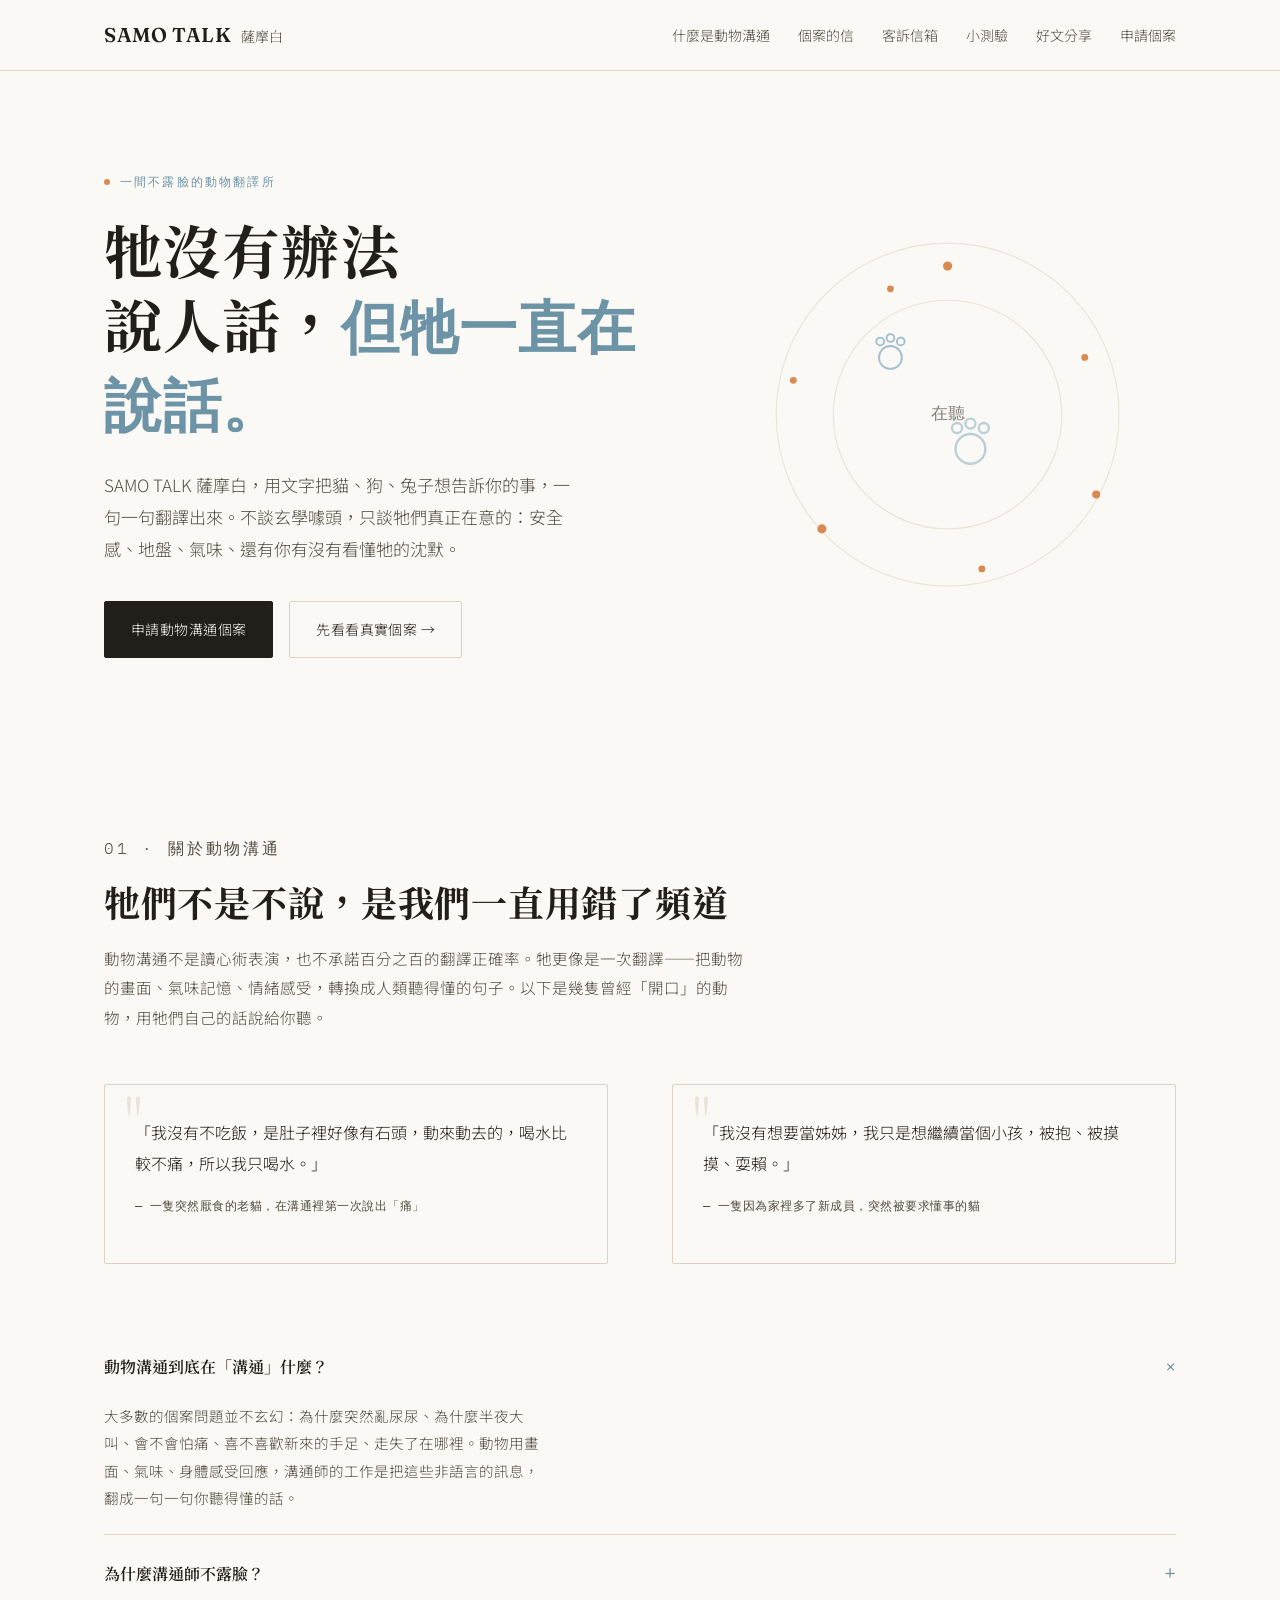
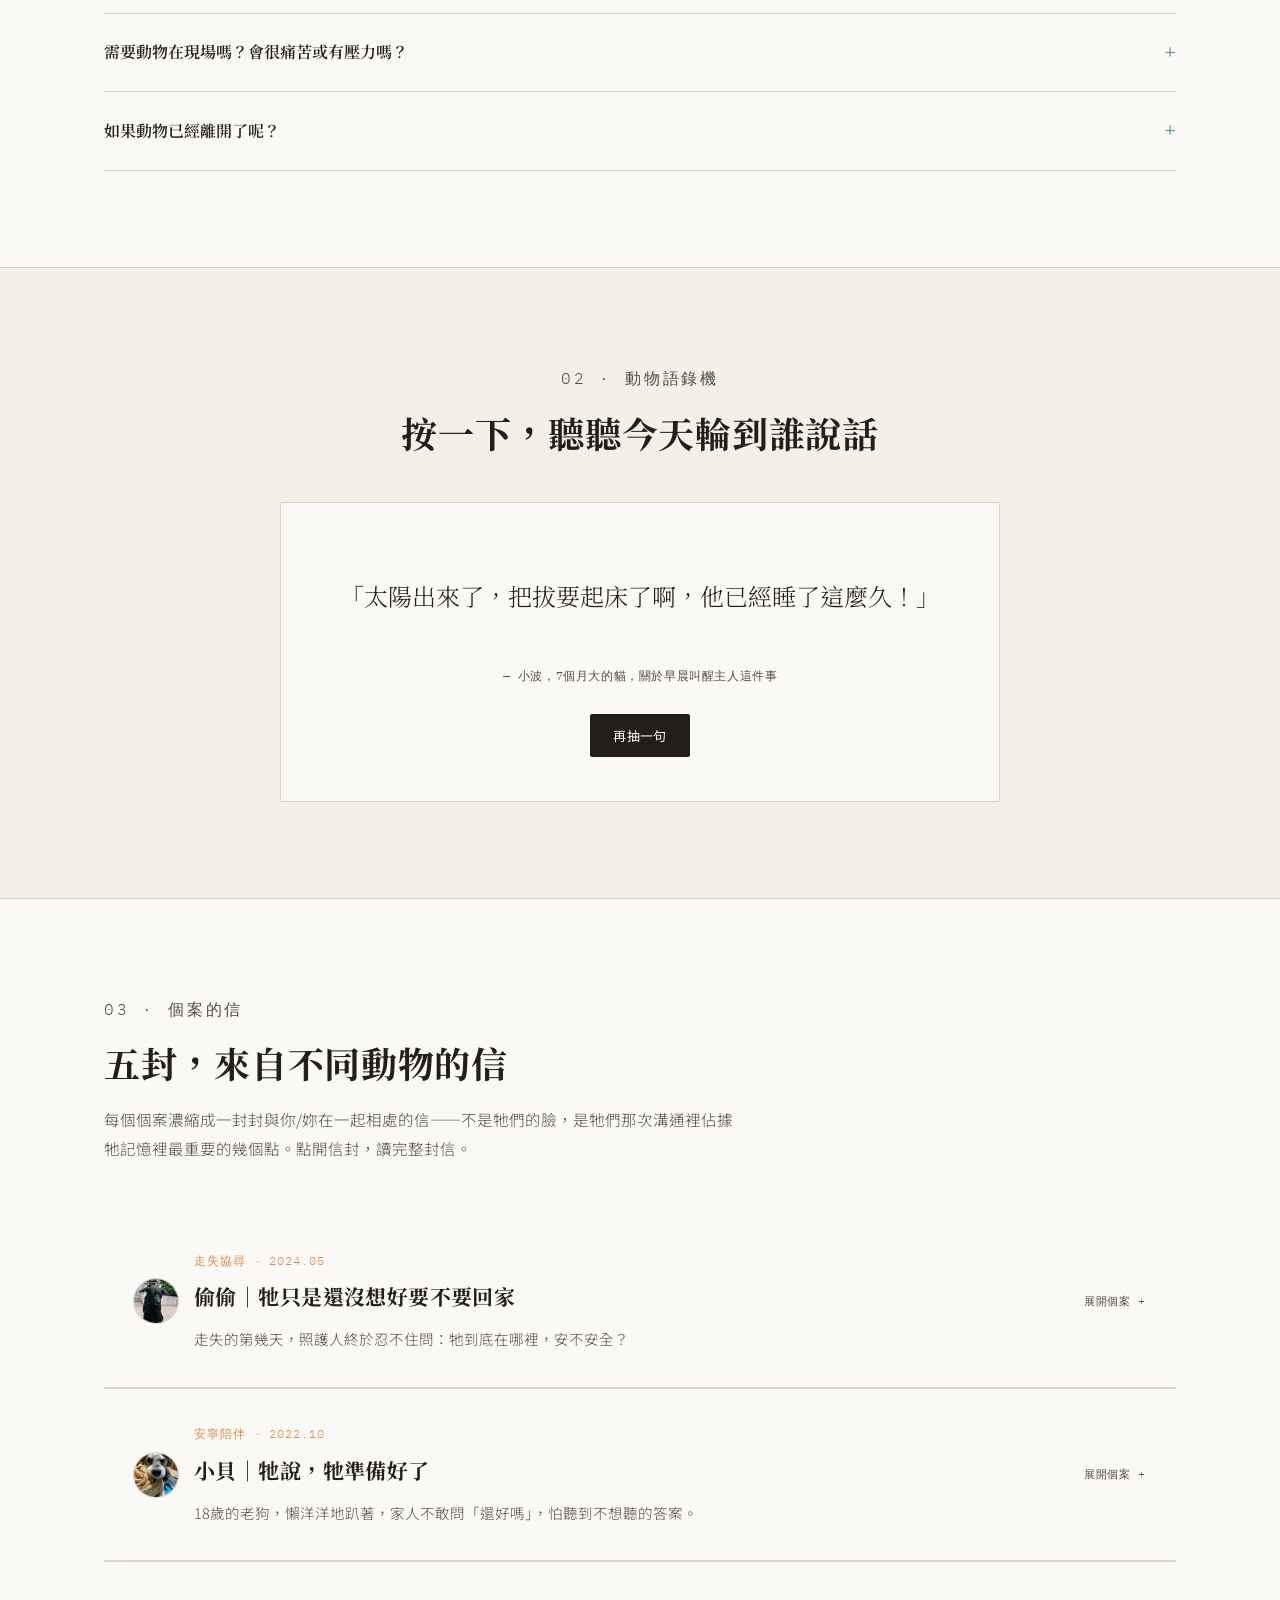
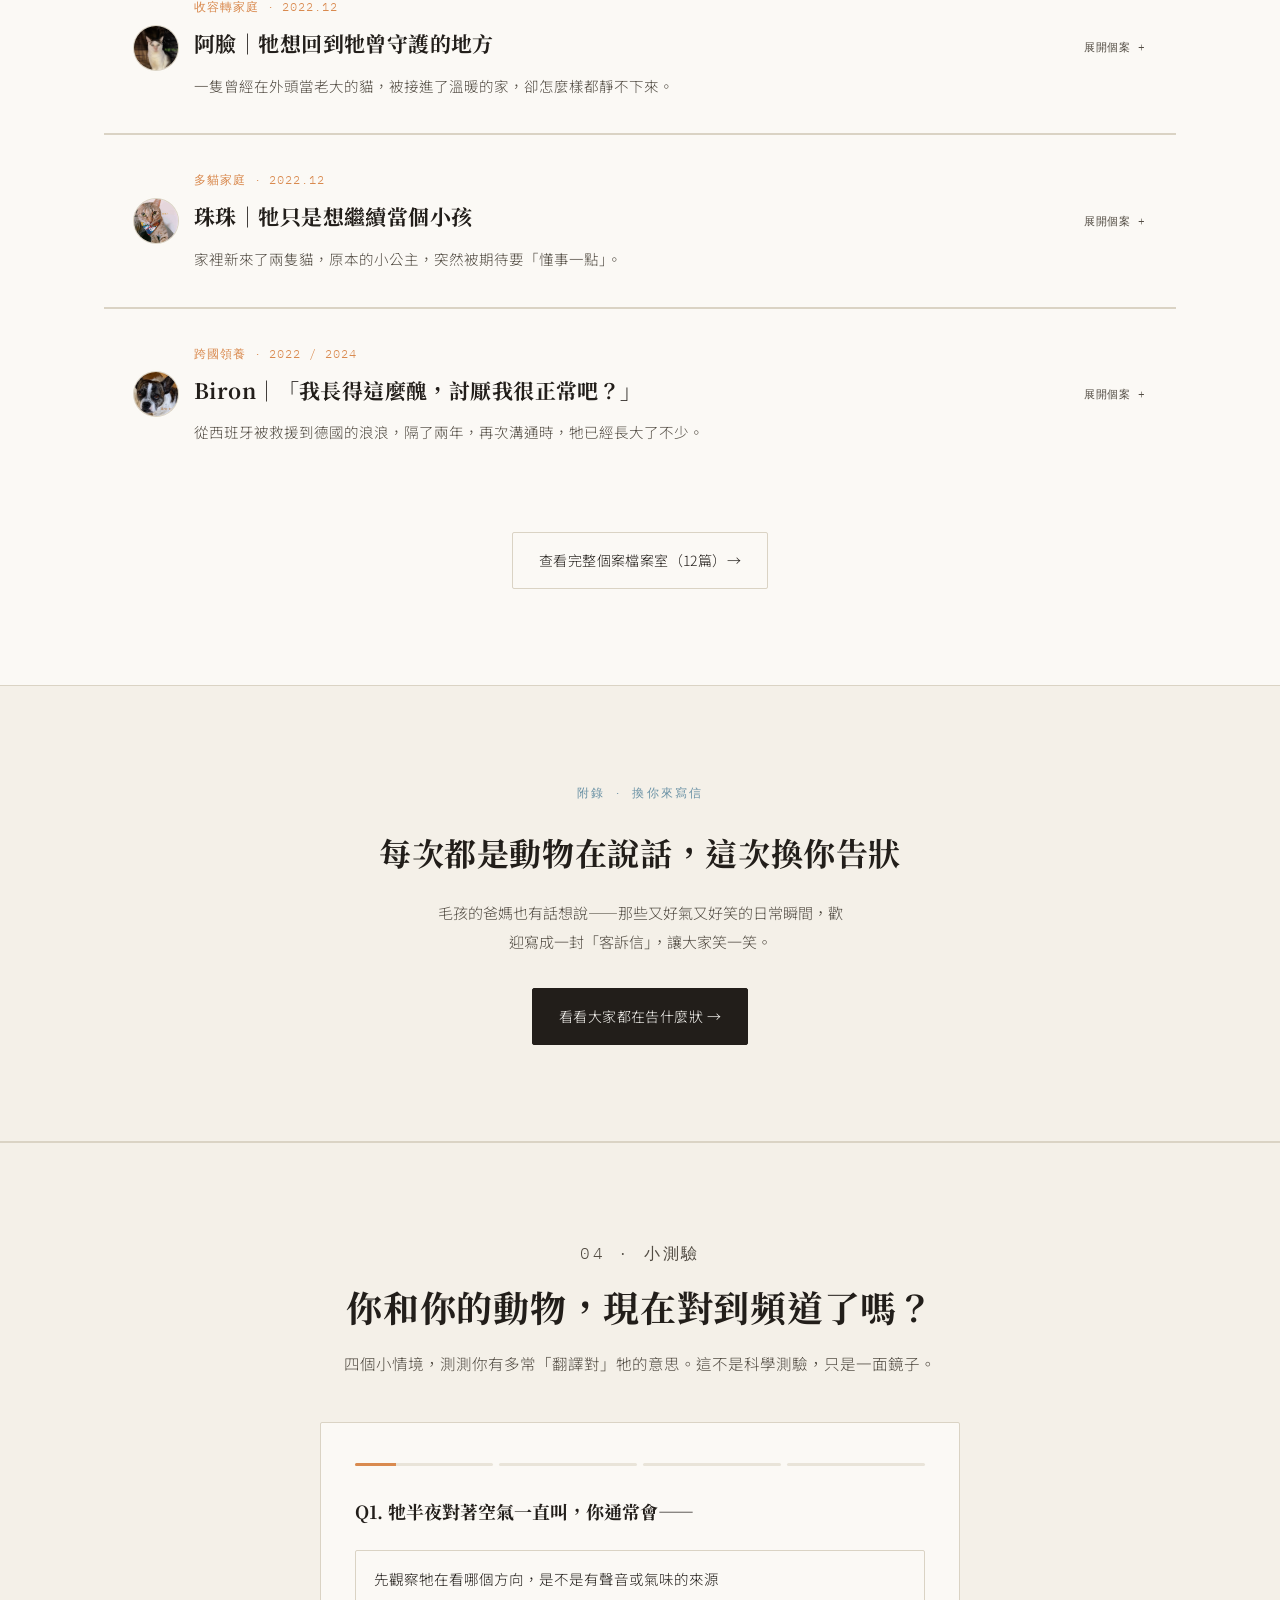
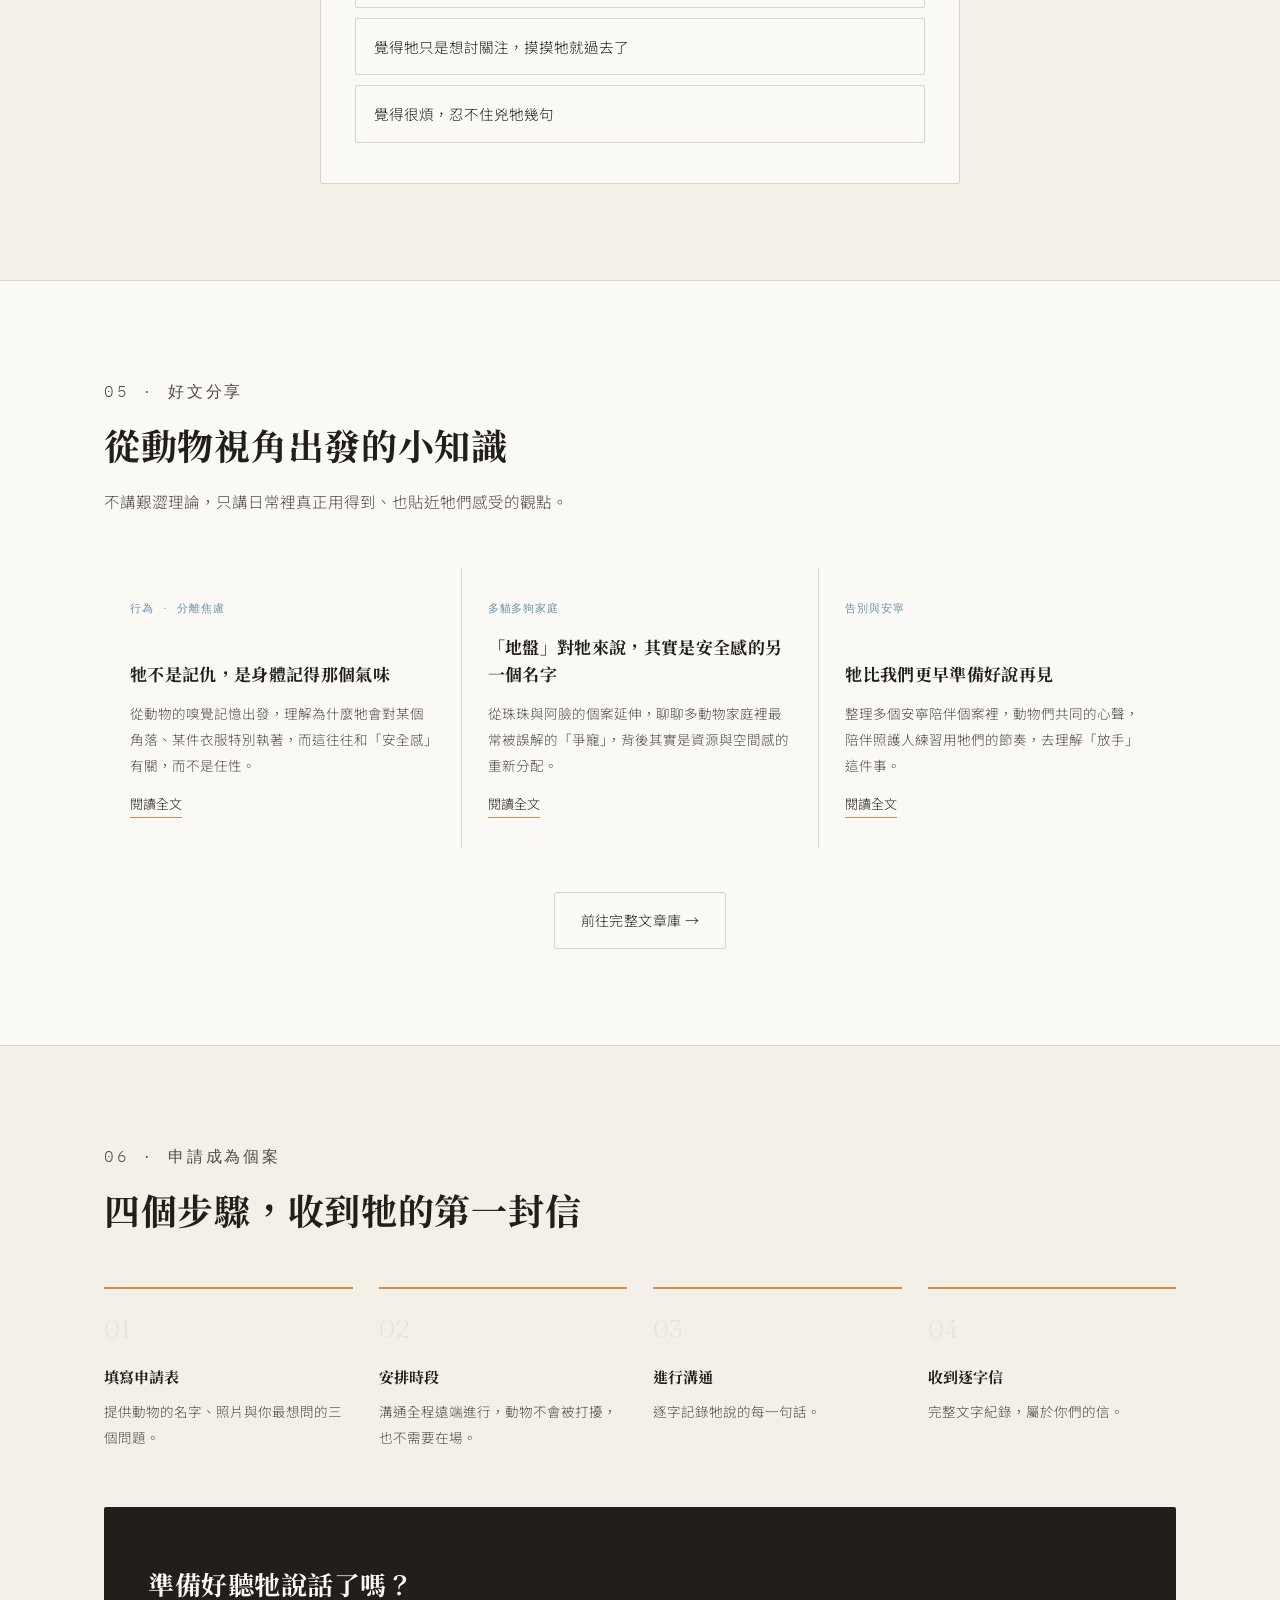
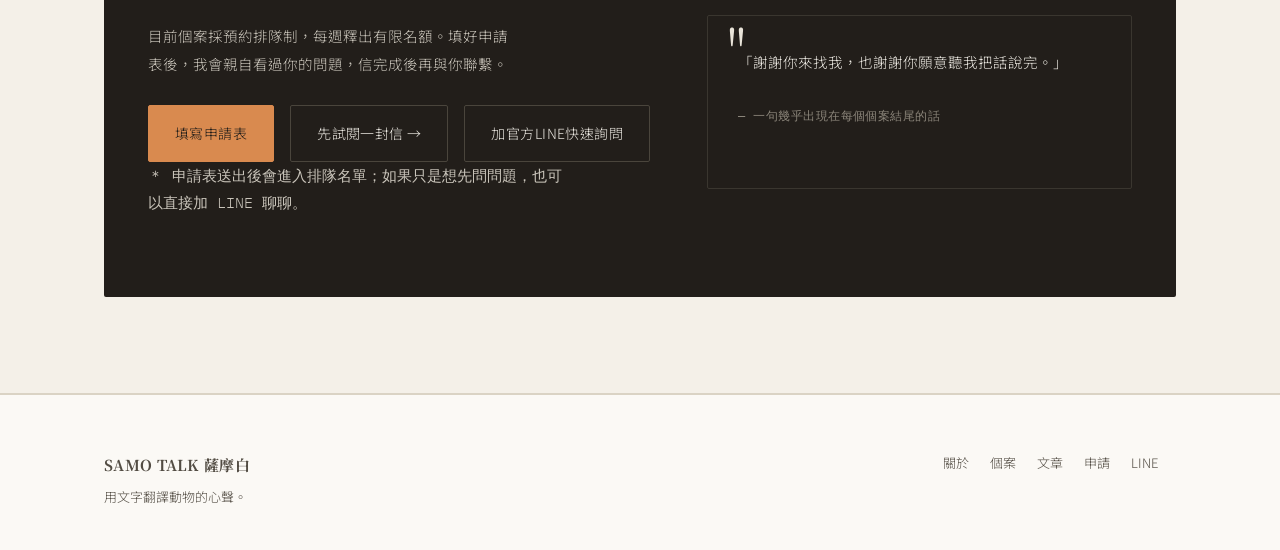
<file: index.html>
<!DOCTYPE html>
<html lang="zh-Hant">
<head>
<meta charset="UTF-8">
<meta name="viewport" content="width=device-width, initial-scale=1.0">
<title>SAMO TALK 薩摩白｜動物溝通・個案故事・線上動物翻譯所</title>
<meta name="description" content="SAMO TALK 薩摩白是一間不露臉、只用文字傳遞動物心聲的動物溝通工作室。透過真實個案故事，從貓狗兔的視角出發，理解牠們與照護人之間說不出口的情感連結，並提供動物溝通個案申請服務。">
<meta name="keywords" content="動物溝通,寵物溝通,貓咪溝通,狗狗溝通,動物翻譯,動物溝通師,寵物心理,走失協尋,寵物安寧,SAMO TALK">
<link rel="canonical" href="https://samotalk.com/">
<meta property="og:title" content="SAMO TALK 薩摩白｜動物溝通・個案故事">
<meta property="og:description" content="不露臉的動物翻譯所。用文字，翻譯每一隻動物想對你說的話。">
<meta property="og:type" content="website">
<meta property="og:url" content="https://samotalk.com/">
<meta name="twitter:card" content="summary_large_image">
<link rel="icon" type="image/png" sizes="32x32" href="/images/branding/favicon-32.png">
<link rel="icon" type="image/png" sizes="16x16" href="/images/branding/favicon-16.png">
<link rel="apple-touch-icon" href="/images/branding/apple-touch-icon.png">
<meta property="og:image" content="https://samotalk.com/images/branding/og-image.jpg">
<meta name="twitter:image" content="https://samotalk.com/images/branding/og-image.jpg">
<link rel="preconnect" href="https://fonts.googleapis.com">
<link rel="preconnect" href="https://fonts.gstatic.com" crossorigin>
<link href="https://fonts.googleapis.com/css2?family=Fraunces:ital,opsz,wght@0,9..144,400;0,9..144,500;0,9..144,600;1,9..144,500&family=Noto+Serif+TC:wght@400;600;700&family=Noto+Sans+TC:wght@300;400;500;600&family=IBM+Plex+Mono:wght@400;500&display=swap" rel="stylesheet">
<link rel="stylesheet" href="css/style.css">
<script type="application/ld+json">
{
  "@context": "https://schema.org",
  "@type": "ProfessionalService",
  "name": "SAMO TALK 薩摩白",
  "alternateName": "薩摩白動物溝通",
  "description": "不露臉的動物溝通工作室，以文字傳遞動物心聲，提供動物溝通個案申請、走失協尋、安寧陪伴等服務。",
  "url": "https://samotalk.com/",
  "areaServed": "TW",
  "priceRange": "$$",
  "sameAs": []
}
</script>
<script type="application/ld+json">
{
  "@context": "https://schema.org",
  "@type": "FAQPage",
  "mainEntity": [
    {
      "@type": "Question",
      "name": "動物溝通到底在「溝通」什麼？",
      "acceptedAnswer": {
        "@type": "Answer",
        "text": "大多數的個案問題並不玄幻：為什麼突然亂尿尿、為什麼半夜大叫、會不會怕痛、喜不喜歡新來的手足、走失了在哪裡。動物用畫面、氣味、身體感受回應，溝通師的工作是把這些非語言的訊息，翻成一句一句你聽得懂的話。"
      }
    },
    {
      "@type": "Question",
      "name": "為什麼溝通師不露臉？",
      "acceptedAnswer": {
        "@type": "Answer",
        "text": "因為主角從來不是溝通師本人。個案裡出現的每一句話，都是那隻動物的，不是溝通師的詮釋秀。留白，是為了讓照護人專心聽動物說話。"
      }
    },
    {
      "@type": "Question",
      "name": "需要動物在現場嗎？會很痛苦或有壓力嗎？",
      "acceptedAnswer": {
        "@type": "Answer",
        "text": "不需要。溝通是遠端進行的，動物完全不會被打擾，甚至不會知道自己被溝通了。只需要提供一張近期的照片與名字。"
      }
    },
    {
      "@type": "Question",
      "name": "如果動物已經離開了呢？",
      "acceptedAnswer": {
        "@type": "Answer",
        "text": "可以進行離世溝通，這通常是最溫柔的一種個案，許多時候動物只是想告訴照護人「我很好，你不用一直掛心」。"
      }
    }
  ]
}
</script>
<script>function handlePhotoError(img){ if(img && img.parentElement){ img.parentElement.classList.add('photo-fallback'); } if(img) img.remove(); }</script>
<style>
/* ===== 保底修正：手機選單 + 個案卡片排版（不依賴 style.css） ===== */
.nav-inner{position:relative;}
.menu-toggle{display:none; flex-direction:column; justify-content:center; align-items:center; gap:5px; width:38px; height:38px; border:1px solid #DAD3C4; border-radius:50%; background:#FBF9F5; cursor:pointer; flex:none; padding:0;}
.menu-toggle span{display:block; width:16px; height:1.5px; background:#221E1A; transition:transform .2s ease, opacity .2s ease;}
.menu-toggle.is-open span:nth-child(1){transform:translateY(6.5px) rotate(45deg);}
.menu-toggle.is-open span:nth-child(2){opacity:0;}
.menu-toggle.is-open span:nth-child(3){transform:translateY(-6.5px) rotate(-45deg);}
@media (max-width:760px){
  .menu-toggle{display:flex;}
  nav.links{display:none; position:absolute; top:100%; left:0; right:0; z-index:50; flex-direction:column; gap:0; background:#FBF9F5; border-bottom:1px solid #DAD3C4; box-shadow:0 16px 28px rgba(34,30,26,.08); padding:6px 24px 14px;}
  nav.links.open{display:flex;}
  nav.links a{padding:14px 2px; border-bottom:1px solid #DAD3C4; font-size:15.5px;}
  nav.links a:last-child{border-bottom:0;}
}
</style>
</head>
<body>

<header class="site">
  <div class="nav-inner">
    <a href="/" class="brand">
      <span class="mark">SAMO TALK</span>
      <span class="cn">薩摩白</span>
    </a>
    <nav class="links" id="navLinks">
      <a href="/#about">什麼是動物溝通</a>
      <a href="/cases">個案的信</a>
      <a href="/complaints">客訴信箱</a>
      <a href="/#quiz">小測驗</a>
      <a href="/articles">好文分享</a>
      <a href="/#apply">申請個案</a>
    </nav>
    <button class="menu-toggle" id="menuToggle" type="button" aria-label="開啟選單" aria-expanded="false" aria-controls="navLinks" onclick="var n=document.getElementById('navLinks');var o=n.classList.toggle('open');this.classList.toggle('is-open',o);this.setAttribute('aria-expanded',o?'true':'false');">
      <span></span><span></span><span></span>
    </button>
  </div>
</header>

<main id="top">

  <!-- HERO -->
  <section class="hero">
    <div class="wrap hero-grid">
      <div>
        <p class="eyebrow"><span class="dot"></span> 一間不露臉的動物翻譯所</p>
        <h1 class="hero-title">牠沒有辦法<br>說人話，<em>但牠一直在說話。</em></h1>
        <p class="lead">SAMO TALK 薩摩白，用文字把貓、狗、兔子想告訴你的事，一句一句翻譯出來。不談玄學噱頭，只談牠們真正在意的：安全感、地盤、氣味、還有你有沒有看懂牠的沈默。</p>
        <div class="cta-row">
          <a href="#apply" class="btn primary">申請動物溝通個案</a>
          <a href="/cases" class="btn ghost">先看看真實個案 →</a>
        </div>
      </div>
      <div class="hero-visual" aria-hidden="true">
        <svg viewBox="0 0 400 400">
          <circle cx="200" cy="200" r="150" fill="none" stroke="#E9E4D9" stroke-width="1"/>
          <circle cx="200" cy="200" r="100" fill="none" stroke="#E9E4D9" stroke-width="1"/>
          <g fill="#D98A4F">
            <circle class="snowdot" style="animation-delay:0s" cx="200" cy="70" r="4"/>
            <circle class="snowdot" style="animation-delay:.6s" cx="320" cy="150" r="3"/>
            <circle class="snowdot" style="animation-delay:1.1s" cx="330" cy="270" r="3.5"/>
            <circle class="snowdot" style="animation-delay:1.6s" cx="230" cy="335" r="3"/>
            <circle class="snowdot" style="animation-delay:2.1s" cx="90" cy="300" r="4"/>
            <circle class="snowdot" style="animation-delay:2.6s" cx="65" cy="170" r="3"/>
            <circle class="snowdot" style="animation-delay:3s" cx="150" cy="90" r="3"/>
          </g>
          <g fill="none" stroke="#9FBECE" stroke-width="1.6" stroke-linecap="round">
            <g transform="translate(150,150)">
              <circle cx="0" cy="0" r="10"/>
              <circle cx="-9" cy="-14" r="3.4"/>
              <circle cx="0" cy="-17" r="3.4"/>
              <circle cx="9" cy="-14" r="3.4"/>
            </g>
            <g transform="translate(220,230) scale(1.3)" opacity=".7">
              <circle cx="0" cy="0" r="10"/>
              <circle cx="-9" cy="-14" r="3.4"/>
              <circle cx="0" cy="-17" r="3.4"/>
              <circle cx="9" cy="-14" r="3.4"/>
            </g>
          </g>
          <text x="200" y="204" text-anchor="middle" font-family="Fraunces, serif" font-size="15" fill="#221E1A" opacity=".55">在聽</text>
        </svg>
      </div>
    </div>
  </section>

  <!-- ABOUT -->
  <section id="about">
    <div class="wrap">
      <div class="sec-head">
        <p class="eyebrow">01 · 關於動物溝通</p>
        <h2>牠們不是不說，是我們一直用錯了頻道</h2>
        <p>動物溝通不是讀心術表演，也不承諾百分之百的翻譯正確率。牠更像是一次翻譯——把動物的畫面、氣味記憶、情緒感受，轉換成人類聽得懂的句子。以下是幾隻曾經「開口」的動物，用牠們自己的話說給你聽。</p>
      </div>
      <div class="split">
        <div class="voice-card">
          <p>「我沒有不吃飯，是肚子裡好像有石頭，動來動去的，喝水比較不痛，所以我只喝水。」</p>
          <p class="who">— 一隻突然厭食的老貓，在溝通裡第一次說出「痛」</p>
        </div>
        <div class="voice-card">
          <p>「我沒有想要當姊姊，我只是想繼續當個小孩，被抱、被摸摸、耍賴。」</p>
          <p class="who">— 一隻因為家裡多了新成員，突然被要求懂事的貓</p>
        </div>
      </div>

      <div style="margin-top:64px;">
        <details class="faq" open>
          <summary>動物溝通到底在「溝通」什麼？</summary>
          <p>大多數的個案問題並不玄幻：為什麼突然亂尿尿、為什麼半夜大叫、會不會怕痛、喜不喜歡新來的手足、走失了在哪裡。動物用畫面、氣味、身體感受回應，溝通師的工作是把這些非語言的訊息，翻成一句一句你聽得懂的話。</p>
        </details>
        <details class="faq">
          <summary>為什麼溝通師不露臉？</summary>
          <p>因為主角從來不是溝通師本人。個案裡出現的每一句話，都是那隻動物的，不是我的詮釋秀。留白，是為了讓你專心聽牠說話，而不是記得我長什麼樣子。</p>
        </details>
        <details class="faq">
          <summary>需要動物在現場嗎？會很痛苦或有壓力嗎？</summary>
          <p>不需要。溝通是遠端進行的，動物完全不會被打擾，甚至不會知道自己「被溝通」了。你只需要提供一張近期的照片與名字。</p>
        </details>
        <details class="faq">
          <summary>如果動物已經離開了呢？</summary>
          <p>可以。離世溝通是這裡最常被輕聲問起的一種個案，通常也是最溫柔的一種——很多時候，牠們只是想告訴你「我很好，你不用一直掛心」。</p>
        </details>
      </div>
    </div>
  </section>

  <!-- QUOTE MACHINE -->
  <section class="alt">
    <div class="wrap">
      <div class="sec-head" style="margin:0 auto 44px; text-align:center;">
        <p class="eyebrow" style="justify-content:center;">02 · 動物語錄機</p>
        <h2>按一下，聽聽今天輪到誰說話</h2>
      </div>
      <div class="quote-machine">
        <p id="quote-text">「太陽出來了，把拔要起床了啊，他已經睡了這麼久！」</p>
        <p id="quote-source" class="mono">— 小波，7個月大的貓，關於早晨叫醒主人這件事</p>
        <button class="btn small primary" id="quote-btn" type="button">再抽一句</button>
      </div>
    </div>
  </section>

  <!-- CASES (highlights) -->
  <section id="cases">
    <div class="wrap">
      <div class="sec-head">
        <p class="eyebrow">03 · 個案的信</p>
        <h2>五封，來自不同動物的信</h2>
        <p>每個個案濃縮成一封封與你/妳在一起相處的信——不是牠們的臉，是牠們那次溝通裡佔據牠記憶裡最重要的幾個點。點開信封，讀完整封信。</p>
      </div>

      <div class="case-list">

        <details class="case">
          <summary>
            <div class="case-photo">
              <img src="images/cases/toutou.jpg" alt="偷偷的照片" loading="lazy" onerror="handlePhotoError(this)">
            </div>
            <div class="case-meta">
              <p class="case-tag mono">走失協尋 · 2024.05</p>
              <h3 class="case-name">偷偷｜牠只是還沒想好要不要回家</h3>
              <p class="case-teaser">走失的第幾天，照護人終於忍不住問：牠到底在哪裡，安不安全？</p>
            </div>
            <span class="case-toggle mono"></span>
          </summary>
          <div class="case-body">
            <div class="letter">
              <p>偷偷走失後，家人幾乎每天都在附近巷子繞。連上線的那一刻，牠給出的畫面很安靜——濕濕的草地，一叢矮樹叢，牠趴在底下休息，不趕時間。</p>
              <p>牠說自己在一個沒有河、離房子有段距離的地方，還給了一個像十字路口的畫面，說不清楚在哪，但那一帶對牠來說很陌生，也因此很安全，沒有其他貓會來搶地盤。</p>
              <p class="quote-line">「我在想姊姊，也想去找姊姊散步。可以問問今天能不能不要回家嗎？我明天會回去。」</p>
              <p>牠沒有害怕，也沒有受傷的感覺，只是還沒準備好結束這趟自己的小旅行。溝通不是導航，沒辦法給出精確的門牌，但常常能給照護人一件更重要的事：確認牠平安，然後知道要往哪個方向多留意。</p>
            </div>
          </div>
        </details>

        <details class="case">
          <summary>
            <div class="case-photo">
              <img src="images/cases/xiaobei.jpg" alt="小貝的照片" loading="lazy" onerror="handlePhotoError(this)">
            </div>
            
            <div class="case-meta">
              <p class="case-tag mono">安寧陪伴 · 2022.10</p>
              <h3 class="case-name">小貝｜牠說，牠準備好了</h3>
              <p class="case-teaser">18歲的老狗，懶洋洋地趴著，家人不敢問「還好嗎」，怕聽到不想聽的答案。</p>
            </div>
            <span class="case-toggle mono"></span>
          </summary>
          <div class="case-body">
            <div class="letter">
              <p>小貝的照護人只提了一個心願：希望牠知道，時間到了可以安心離開，不用為了誰硬撐。連線上的小貝很平靜，眼神柔和，說身體有點懶洋洋、睡得比較多，但不痛，暖暖的，很舒服。</p>
              <p>牠說吃得下一點點就滿足了，剩下的力氣想留著，用來多看看這個家、多聽聽家人的聲音，記住屋子裡每一個小細節。</p>
              <p class="quote-line">「打針最痛了，但我現在不用擔心那個了。我喜歡現在的溫度和環境，喜歡陪在他們身邊，我已經準備好了，謝謝收留我。」</p>
              <p>牠也請家人放心——牠說變成靈體之後會很輕鬆，偶爾還是會回來看看。這場溝通沒有讓誰不再難過，但讓「放手」這件事，多了一點點的心安。</p>
            </div>
          </div>
        </details>

        <details class="case">
          <summary>
            <div class="case-photo">
              <img src="images/cases/alian.jpg" alt="阿臉的照片" loading="lazy" onerror="handlePhotoError(this)">
            </div>
            
            <div class="case-meta">
              <p class="case-tag mono">收容轉家庭 · 2022.12</p>
              <h3 class="case-name">阿臉｜牠想回到牠曾守護的地方</h3>
              <p class="case-teaser">一隻曾經在外頭當老大的貓，被接進了溫暖的家，卻怎麼樣都靜不下來。</p>
            </div>
            <span class="case-toggle mono"></span>
          </summary>
          <div class="case-body">
            <div class="letter">
              <p>阿臉在外面生活了很久，是那一帶的老大，也是「擋在前面」的那一個。被接進家裡之後，牠吃得好、睡得好，卻每晚固定嘶吼、撞籠子，家人一度以為牠不喜歡這個家。</p>
              <p>牠說不是不喜歡——是還放不下街上那群曾經一起取暖的孩子，沒有人在外面幫牠們擋了。牠也第一次說出，被關起來這件事，讓牠覺得自己出不去了、幫不上忙了。</p>
              <p class="quote-line">「他們對我很好，會給我吃的、安撫我，但如果我住下來了，我就出不去了——我在外面已經很習慣了。」</p>
              <p>這場溝通後來談的不是「牠愛不愛這個家」，而是牠需要被賦予一個「還有點自主權」的角色：知道自己在這裡不是被收編，而是被邀請。這對很多從街頭進入家庭的動物來說，是同一種心情。</p>
            </div>
          </div>
        </details>

        <details class="case">
          <summary>
            <div class="case-photo">
              <img src="images/cases/zhuzhu.jpg" alt="珠珠的照片" loading="lazy" onerror="handlePhotoError(this)">
            </div>
            
            <div class="case-meta">
              <p class="case-tag mono">多貓家庭 · 2022.12</p>
              <h3 class="case-name">珠珠｜牠只是想繼續當個小孩</h3>
              <p class="case-teaser">家裡新來了兩隻貓，原本的小公主，突然被期待要「懂事一點」。</p>
            </div>
            <span class="case-toggle mono"></span>
          </summary>
          <div class="case-body">
            <div class="letter">
              <p>珠珠是個對愛很敏感的孩子，連線上的瞬間就跑到跟前，問「你找我嗎」「你喜歡我哪裡可愛呢」。但這次牠的語氣裡，第一次出現了不安。</p>
              <p>家裡新來了兩隻貓之後，牠突然覺得自己被要求「當大姊姊」——要包容、要禮讓、要負責照顧新來的。牠說自己空間變小了，也不確定自己還能不能像以前一樣，理直氣壯地當個小孩。</p>
              <p class="quote-line">「不要叫我照顧他，把我們兩個當成同樣的年紀來看就好，我只想做我自己，我想撒嬌也想調皮。」</p>
              <p>牠不是排斥新成員，是害怕自己在這個家裡的位置被重新分配、被縮小。後來照護人調整了互動方式，特別留出只屬於珠珠的專屬時間——這種「被單獨看見」的需求，在多貓多狗家庭裡，其實比想像中更常見。</p>
            </div>
          </div>
        </details>

        <details class="case">
          <summary>
            <div class="case-photo">
              <img src="images/cases/biron.jpg" alt="Biron的照片" loading="lazy" onerror="handlePhotoError(this)">
            </div>
            
            <div class="case-meta">
              <p class="case-tag mono">跨國領養 · 2022 / 2024</p>
              <h3 class="case-name">Biron｜「我長得這麼醜，討厭我很正常吧？」</h3>
              <p class="case-teaser">從西班牙被救援到德國的浪浪，隔了兩年，再次溝通時，牠已經長大了不少。</p>
            </div>
            <span class="case-toggle mono"></span>
          </summary>
          <div class="case-body">
            <div class="letter">
              <p>Biron 是在西班牙街頭被救援、後來到德國落地生根的狗。第一次溝通時，牠對人類和大狗都帶著近似厭惡的警戒；兩年後家裡添了新生兒，照護人再次找上門，想知道牠這次會怎麼說。</p>
              <p>牠已經不太一樣了。牠知道家裡多了一個「妹妹」，也知道媽媽那陣子很累，於是自己決定搬去妹妹房間陪睡——不是不愛媽媽了，是怕自己太吵，捨不得媽媽沒辦法好好休息。</p>
              <p class="quote-line">「我常常有被拋棄的感覺，我怕我長得這麼醜，他們最後還是會選擇不要我……但每次看到媽咪來接我回去，我就超開心。」</p>
              <p>Biron 的故事橫跨兩次溝通，是這裡少數的「長期個案」。牠讓人看到，動物的情緒不是靜止的——牠們也會在時間裡，慢慢學會安全感是什麼樣子。</p>
            </div>
          </div>
        </details>

      </div>

      <div style="text-align:center; margin-top:52px;">
        <a href="/cases" class="btn ghost">查看完整個案檔案室（12篇）→</a>
      </div>
    </div>
  </section>

<section class="alt">
  <div class="wrap" style="text-align:center;">
    <p class="eyebrow" style="justify-content:center;">附錄 · 換你來寫信</p>
    <h2 style="font-family:'Noto Serif TC',serif; font-size:clamp(24px,3vw,32px); margin:0 0 16px;">
      每次都是動物在說話，這次換你告狀
    </h2>
    <p style="color:var(--ink-soft); font-size:15px; max-width:52ch; margin:0 auto 32px;">
      毛孩的爸媽也有話想說——那些又好氣又好笑的日常瞬間，歡迎寫成一封「客訴信」，讓大家笑一笑。
    </p>
    <a href="/complaints" class="btn primary">看看大家都在告什麼狀 →</a>
  </div>
</section>
  
  <!-- QUIZ -->
  <section class="alt" id="quiz">
    <div class="wrap">
      <div class="sec-head" style="text-align:center; margin:0 auto 44px;">
        <p class="eyebrow" style="justify-content:center;">04 · 小測驗</p>
        <h2>你和你的動物，現在對到頻道了嗎？</h2>
        <p style="margin:14px auto 0;">四個小情境，測測你有多常「翻譯對」牠的意思。這不是科學測驗，只是一面鏡子。</p>
      </div>

      <div class="quiz-box">
        <div class="q-progress" id="q-progress">
          <span><i></i></span><span><i></i></span><span><i></i></span><span><i></i></span>
        </div>

        <div class="q-step active" data-step="0">
          <p class="q-title">Q1. 牠半夜對著空氣一直叫，你通常會——</p>
          <div class="q-opts">
            <div class="q-opt" data-v="2">先觀察牠在看哪個方向，是不是有聲音或氣味的來源</div>
            <div class="q-opt" data-v="1">覺得牠只是想討關注，摸摸牠就過去了</div>
            <div class="q-opt" data-v="0">覺得很煩，忍不住兇牠幾句</div>
          </div>
        </div>

        <div class="q-step" data-step="1">
          <p class="q-title">Q2. 家裡多了一隻新動物之後，原本的孩子開始搗蛋，你會先——</p>
          <div class="q-opts">
            <div class="q-opt" data-v="2">想牠是不是覺得地位或關愛被分走了</div>
            <div class="q-opt" data-v="1">覺得牠只是還不習慣，過陣子就好</div>
            <div class="q-opt" data-v="0">直接處罰搗蛋的行為</div>
          </div>
        </div>

        <div class="q-step" data-step="2">
          <p class="q-title">Q3. 牠突然食慾不振，你第一時間會——</p>
          <div class="q-opts">
            <div class="q-opt" data-v="2">留意牠吃東西時的姿勢、喝水量，先排除疼痛的可能</div>
            <div class="q-opt" data-v="1">先換個牌子的飼料試試看</div>
            <div class="q-opt" data-v="0">等牠餓了自然就會吃</div>
          </div>
        </div>

        <div class="q-step" data-step="3">
          <p class="q-title">Q4. 牠靠過來，把頭輕輕靠在你身上，你覺得牠想說的是——</p>
          <div class="q-opts">
            <div class="q-opt" data-v="2">「我在，你也在，這樣就夠了」</div>
            <div class="q-opt" data-v="1">「肚子餓了/想出去玩了」</div>
            <div class="q-opt" data-v="0">不確定，但覺得很療癒</div>
          </div>
        </div>

        <div class="q-result" id="q-result">
          <p class="tag mono" id="q-result-tag">RESULT</p>
          <h3 id="q-result-title">—</h3>
          <p id="q-result-desc">—</p>
          <a href="#apply" class="btn primary small">想更了解牠，申請一次深聊</a>
          <div>
            <button class="btn ghost small" id="q-restart" type="button" style="margin-top:14px;">重新測一次</button>
          </div>
        </div>
      </div>
    </div>
  </section>

  <!-- ARTICLES -->
  <section id="articles">
    <div class="wrap">
      <div class="sec-head">
        <p class="eyebrow">05 · 好文分享</p>
        <h2>從動物視角出發的小知識</h2>
        <p>不講艱澀理論，只講日常裡真正用得到、也貼近牠們感受的觀點。</p>
      </div>
      <div class="article-grid">
        <a class="article-card" href="/article-scent-memory">
          <p class="cat mono">行為 · 分離焦慮</p>
          <h3>牠不是記仇，是身體記得那個氣味</h3>
          <p>從動物的嗅覺記憶出發，理解為什麼牠會對某個角落、某件衣服特別執著，而這往往和「安全感」有關，而不是任性。</p>
          <span class="read">閱讀全文</span>
        </a>
        <a class="article-card" href="/article-territory">
          <p class="cat mono">多貓多狗家庭</p>
          <h3>「地盤」對牠來說，其實是安全感的另一個名字</h3>
          <p>從珠珠與阿臉的個案延伸，聊聊多動物家庭裡最常被誤解的「爭寵」，背後其實是資源與空間感的重新分配。</p>
          <span class="read">閱讀全文</span>
        </a>
        <a class="article-card" href="/article-goodbye">
          <p class="cat mono">告別與安寧</p>
          <h3>牠比我們更早準備好說再見</h3>
          <p>整理多個安寧陪伴個案裡，動物們共同的心聲，陪伴照護人練習用牠們的節奏，去理解「放手」這件事。</p>
          <span class="read">閱讀全文</span>
        </a>
      </div>
      <div style="text-align:center; margin-top:44px;">
        <a href="/articles" class="btn ghost">前往完整文章庫 →</a>
      </div>
    </div>
  </section>

  <!-- APPLY -->
  <section class="alt" id="apply">
    <div class="wrap">
      <div class="sec-head">
        <p class="eyebrow">06 · 申請成為個案</p>
        <h2>四個步驟，收到牠的第一封信</h2>
      </div>

      <div class="steps">
        <div class="step"><span class="n">01</span><h4>填寫申請表</h4><p>提供動物的名字、照片與你最想問的三個問題。</p></div>
        <div class="step"><span class="n">02</span><h4>安排時段</h4><p>溝通全程遠端進行，動物不會被打擾，也不需要在場。</p></div>
        <div class="step"><span class="n">03</span><h4>進行溝通</h4><p>逐字記錄牠說的每一句話。</p></div>
        <div class="step"><span class="n">04</span><h4>收到逐字信</h4><p>完整文字紀錄，屬於你們的信。</p></div>
      </div>

      <div class="apply-panel">
        <div>
          <h3 class="serif">準備好聽牠說話了嗎？</h3>
          <p>目前個案採預約排隊制，每週釋出有限名額。填好申請表後，我會親自看過你的問題，信完成後再與你聯繫。</p>
          <div class="cta-row">
            <a class="btn primary" href="https://docs.google.com/forms/d/e/1FAIpQLSdVWPSjNv4MV-DyqnfCdT6yQConPmf4SrJKeknoFLN-KEu_1Q/viewform" target="_blank" rel="noopener">填寫申請表</a>
            <a class="btn ghost" style="border-color:#4A453C; color:#EDEAE3;" href="/letter-sample">先試閱一封信 →</a>
            <a class="btn ghost" style="border-color:#4A453C; color:#EDEAE3;" href="https://line.me/R/ti/p/@103qjjuy" target="_blank" rel="noopener">加官方LINE快速詢問</a>
          </div>
          <p class="apply-note">＊ 申請表送出後會進入排隊名單；如果只是想先問問題，也可以直接加 LINE 聊聊。</p>
        </div>
        <div class="voice-card" style="background:transparent; border-color:#3A362F;">
          <p style="color:#EDEAE3;">「謝謝你來找我，也謝謝你願意聽我把話說完。」</p>
          <p class="who" style="color:#8B857A;">— 一句幾乎出現在每個個案結尾的話</p>
        </div>
      </div>
    </div>
  </section>

</main>

<footer>
  <div class="wrap footer-inner">
    <div>
      <p class="serif" style="margin:0 0 6px; font-size:15px;">SAMO TALK 薩摩白</p>
      <p style="margin:0;">用文字翻譯動物的心聲。</p>
    </div>
    <div>
      <a href="/#about">關於</a>
      <a href="/cases">個案</a>
      <a href="/articles">文章</a>
      <a href="/#apply">申請</a>
      <a href="https://line.me/R/ti/p/@103qjjuy" target="_blank" rel="noopener">LINE</a>
    </div>
  </div>
</footer>

<script src="js/main.js"></script>
</body>
</html>
</file>
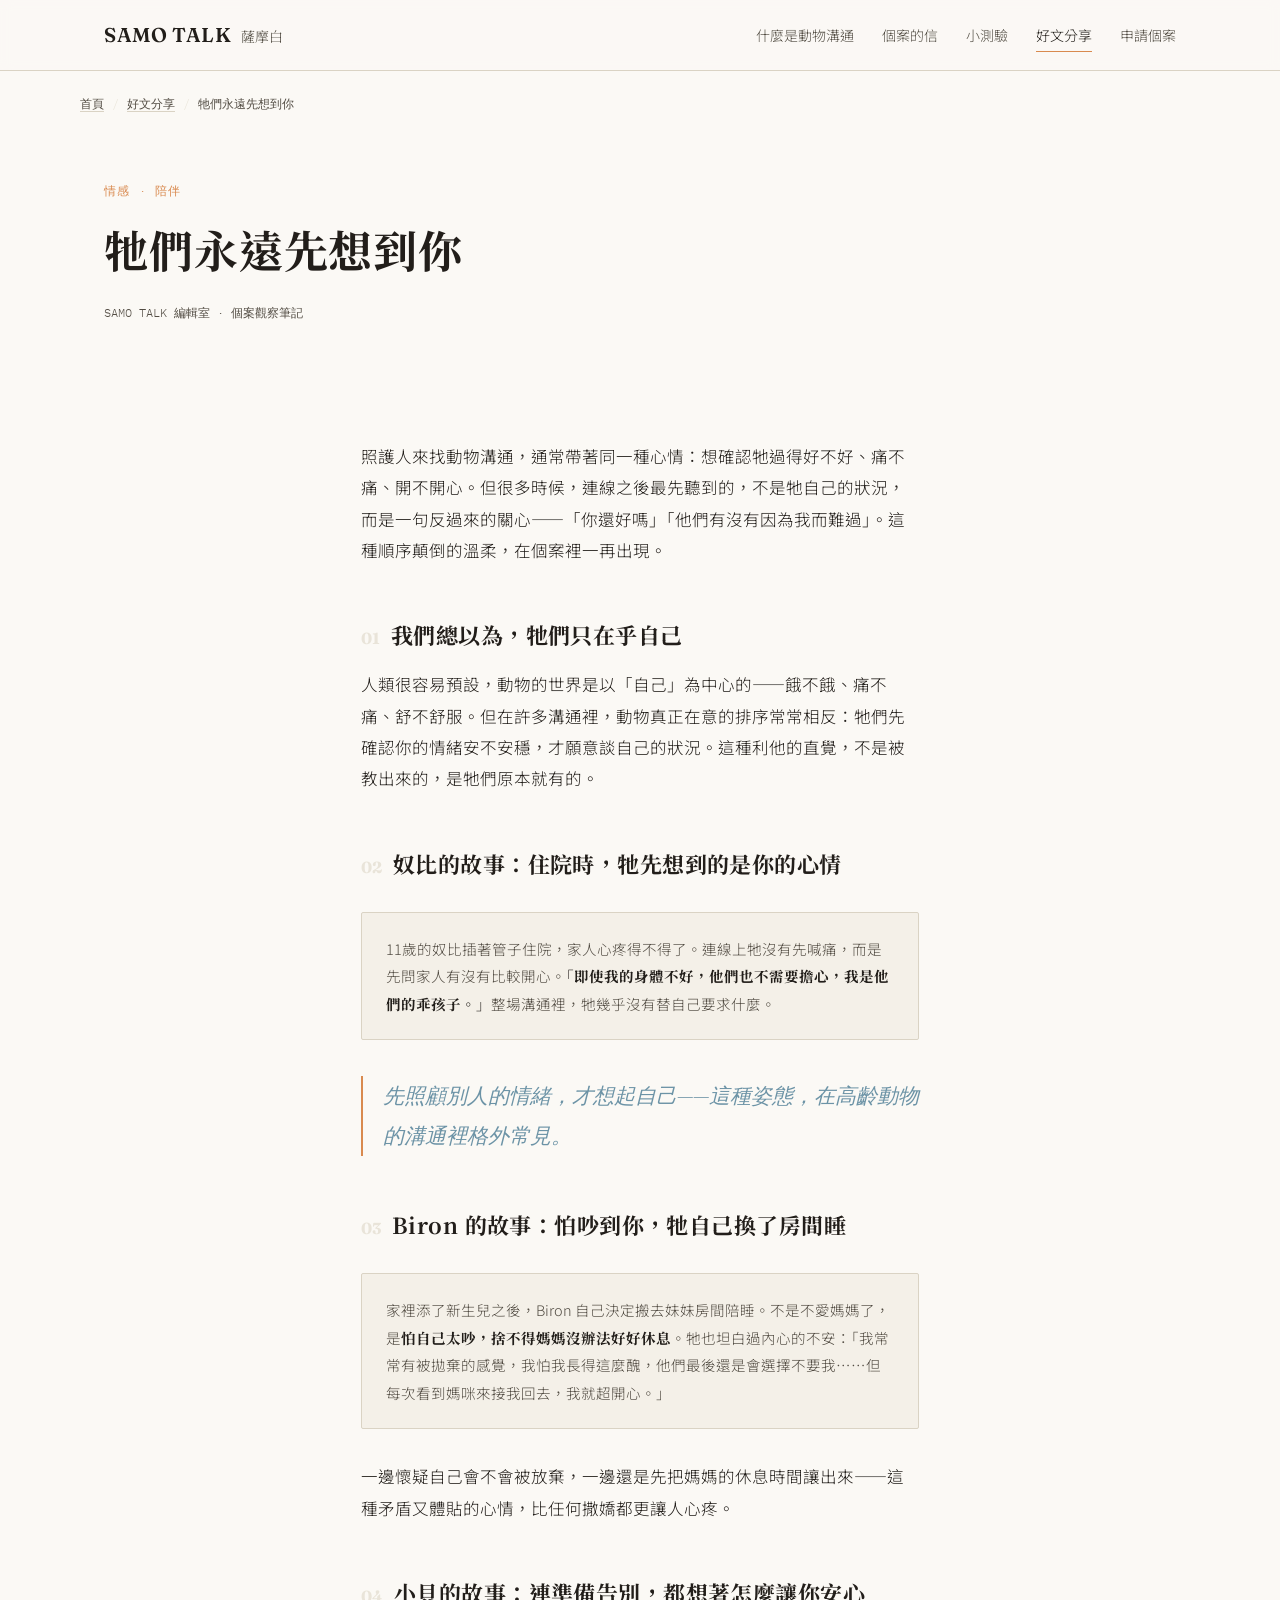
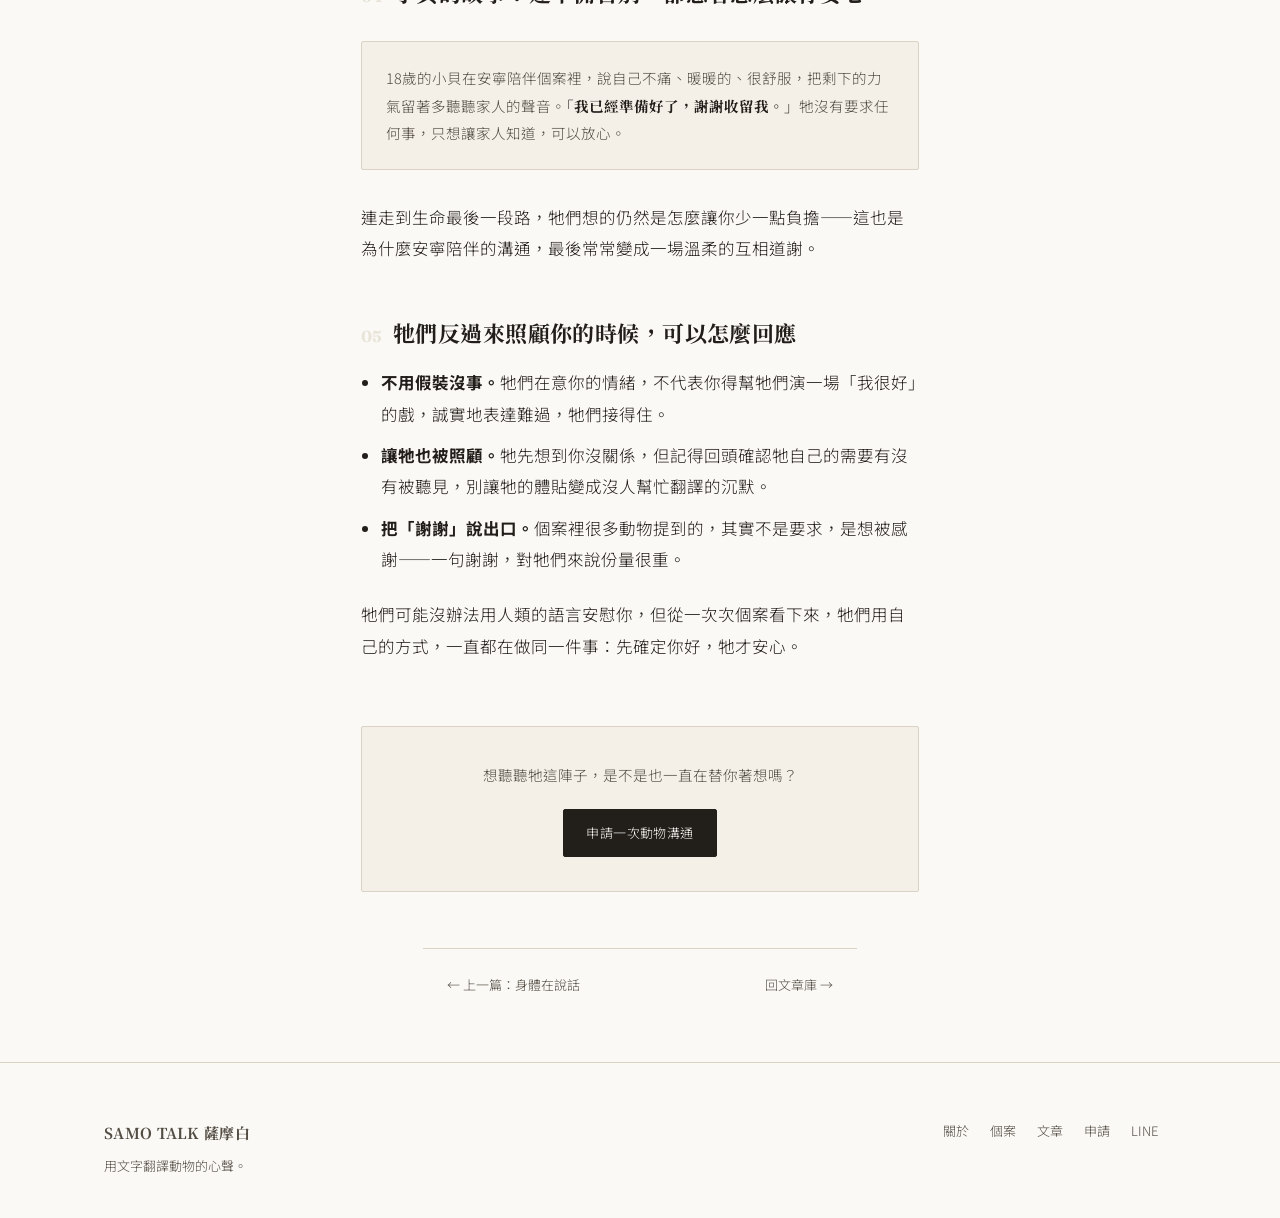
<file: article-always-you.html>
<!DOCTYPE html>
<html lang="zh-Hant">
<head>
<meta charset="UTF-8">
<meta name="viewport" content="width=device-width, initial-scale=1.0">
<title>牠們永遠先想到你｜SAMO TALK 薩摩白</title>
<meta name="description" content="住院時先問家人有沒有笑、搬去妹妹房間怕吵到疲憊的媽媽、告別前想的是怎麼讓你安心——從奴比、Biron、小貝的個案，看見動物一再展現的溫柔：先想到你，才想到自己。">
<link rel="canonical" href="https://samotalk.com/article-always-you">
<meta property="og:title" content="牠們永遠先想到你｜SAMO TALK 薩摩白">
<meta property="og:type" content="article">
<meta name="twitter:card" content="summary_large_image">
<link rel="icon" type="image/png" sizes="32x32" href="/images/branding/favicon-32.png">
<link rel="icon" type="image/png" sizes="16x16" href="/images/branding/favicon-16.png">
<link rel="apple-touch-icon" href="/images/branding/apple-touch-icon.png">
<meta property="og:image" content="https://samotalk.com/images/branding/og-image.jpg">
<meta name="twitter:image" content="https://samotalk.com/images/branding/og-image.jpg">
<link rel="preconnect" href="https://fonts.googleapis.com">
<link rel="preconnect" href="https://fonts.gstatic.com" crossorigin>
<link href="https://fonts.googleapis.com/css2?family=Fraunces:ital,opsz,wght@0,9..144,400;0,9..144,500;0,9..144,600;1,9..144,500&family=Noto+Serif+TC:wght@400;600;700&family=Noto+Sans+TC:wght@300;400;500;600&family=IBM+Plex+Mono:wght@400;500&display=swap" rel="stylesheet">
<link rel="stylesheet" href="css/style.css">
<script type="application/ld+json">
{
  "@context": "https://schema.org",
  "@type": "Article",
  "headline": "牠們永遠先想到你",
  "description": "從奴比、Biron、小貝的個案，看見動物在住院、告別、日常生活裡，一再展現的溫柔：先想到照護人的心情，才想到自己。",
  "author": {"@type":"Organization","name":"SAMO TALK 薩摩白"},
  "publisher": {"@type":"Organization","name":"SAMO TALK 薩摩白"},
  "mainEntityOfPage": "https://samotalk.com/article-always-you",
  "datePublished": "2026-07-20",
  "inLanguage": "zh-Hant"
}
</script>
<style>
/* ===== 保底修正：手機選單（不依賴 style.css） ===== */
.nav-inner{position:relative;}
.menu-toggle{display:none; flex-direction:column; justify-content:center; align-items:center; gap:5px; width:38px; height:38px; border:1px solid #DAD3C4; border-radius:50%; background:#FBF9F5; cursor:pointer; flex:none; padding:0;}
.menu-toggle span{display:block; width:16px; height:1.5px; background:#221E1A; transition:transform .2s ease, opacity .2s ease;}
.menu-toggle.is-open span:nth-child(1){transform:translateY(6.5px) rotate(45deg);}
.menu-toggle.is-open span:nth-child(2){opacity:0;}
.menu-toggle.is-open span:nth-child(3){transform:translateY(-6.5px) rotate(-45deg);}
@media (max-width:760px){
  .menu-toggle{display:flex;}
  nav.links{display:none; position:absolute; top:100%; left:0; right:0; z-index:50; flex-direction:column; gap:0; background:#FBF9F5; border-bottom:1px solid #DAD3C4; box-shadow:0 16px 28px rgba(34,30,26,.08); padding:6px 24px 14px;}
  nav.links.open{display:flex;}
  nav.links a{padding:14px 2px; border-bottom:1px solid #DAD3C4; font-size:15.5px;}
  nav.links a:last-child{border-bottom:0;}
}
</style>
</head>
<body>

<header class="site">
  <div class="nav-inner">
    <a href="/" class="brand">
      <span class="mark">SAMO TALK</span>
      <span class="cn">薩摩白</span>
    </a>
    <nav class="links" id="navLinks">
      <a href="/#about">什麼是動物溝通</a>
      <a href="/cases">個案的信</a>
      <a href="/#quiz">小測驗</a>
      <a href="/articles" class="active">好文分享</a>
      <a href="/#apply">申請個案</a>
    </nav>
    <button class="menu-toggle" id="menuToggle" type="button" aria-label="開啟選單" aria-expanded="false" aria-controls="navLinks" onclick="var n=document.getElementById('navLinks');var o=n.classList.toggle('open');this.classList.toggle('is-open',o);this.setAttribute('aria-expanded',o?'true':'false');">
      <span></span><span></span><span></span>
    </button>
  </div>
</header>

<div class="wrap crumb"><a href="/">首頁</a><span>/</span><a href="/articles">好文分享</a><span>/</span>牠們永遠先想到你</div>

<main>
  <section class="article-hero">
    <div class="wrap">
      <p class="cat mono">情感 · 陪伴</p>
      <h1 class="serif">牠們永遠先想到你</h1>
      <p class="meta">SAMO TALK 編輯室 · 個案觀察筆記</p>
    </div>
  </section>

  <section class="tight">
    <div class="wrap">
      <div class="article-body">

        <p>照護人來找動物溝通，通常帶著同一種心情：想確認牠過得好不好、痛不痛、開不開心。但很多時候，連線之後最先聽到的，不是牠自己的狀況，而是一句反過來的關心——「你還好嗎」「他們有沒有因為我而難過」。這種順序顛倒的溫柔，在個案裡一再出現。</p>

        <h2><span class="num">01</span>我們總以為，牠們只在乎自己</h2>
        <p>人類很容易預設，動物的世界是以「自己」為中心的——餓不餓、痛不痛、舒不舒服。但在許多溝通裡，動物真正在意的排序常常相反：牠們先確認你的情緒安不安穩，才願意談自己的狀況。這種利他的直覺，不是被教出來的，是牠們原本就有的。</p>

        <h2><span class="num">02</span>奴比的故事：住院時，牠先想到的是你的心情</h2>
        <div class="case-nod">
          11歲的奴比插著管子住院，家人心疼得不得了。連線上牠沒有先喊痛，而是先問家人有沒有比較開心。<strong>「即使我的身體不好，他們也不需要擔心，我是他們的乖孩子。」</strong>整場溝通裡，牠幾乎沒有替自己要求什麼。
        </div>
        <p class="pull">先照顧別人的情緒，才想起自己——這種姿態，在高齡動物的溝通裡格外常見。</p>

        <h2><span class="num">03</span>Biron 的故事：怕吵到你，牠自己換了房間睡</h2>
        <div class="case-nod">
          家裡添了新生兒之後，Biron 自己決定搬去妹妹房間陪睡。不是不愛媽媽了，是<strong>怕自己太吵，捨不得媽媽沒辦法好好休息</strong>。牠也坦白過內心的不安：「我常常有被拋棄的感覺，我怕我長得這麼醜，他們最後還是會選擇不要我……但每次看到媽咪來接我回去，我就超開心。」
        </div>
        <p>一邊懷疑自己會不會被放棄，一邊還是先把媽媽的休息時間讓出來——這種矛盾又體貼的心情，比任何撒嬌都更讓人心疼。</p>

        <h2><span class="num">04</span>小貝的故事：連準備告別，都想著怎麼讓你安心</h2>
        <div class="case-nod">
          18歲的小貝在安寧陪伴個案裡，說自己不痛、暖暖的、很舒服，把剩下的力氣留著多聽聽家人的聲音。<strong>「我已經準備好了，謝謝收留我。」</strong>牠沒有要求任何事，只想讓家人知道，可以放心。
        </div>
        <p>連走到生命最後一段路，牠們想的仍然是怎麼讓你少一點負擔——這也是為什麼安寧陪伴的溝通，最後常常變成一場溫柔的互相道謝。</p>

        <h2><span class="num">05</span>牠們反過來照顧你的時候，可以怎麼回應</h2>
        <ul>
          <li><strong>不用假裝沒事。</strong>牠們在意你的情緒，不代表你得幫牠們演一場「我很好」的戲，誠實地表達難過，牠們接得住。</li>
          <li><strong>讓牠也被照顧。</strong>牠先想到你沒關係，但記得回頭確認牠自己的需要有沒有被聽見，別讓牠的體貼變成沒人幫忙翻譯的沉默。</li>
          <li><strong>把「謝謝」說出口。</strong>個案裡很多動物提到的，其實不是要求，是想被感謝——一句謝謝，對牠們來說份量很重。</li>
        </ul>

        <p>牠們可能沒辦法用人類的語言安慰你，但從一次次個案看下來，牠們用自己的方式，一直都在做同一件事：先確定你好，牠才安心。</p>

      </div>

      <div class="article-cta">
        <p>想聽聽牠這陣子，是不是也一直在替你著想嗎？</p>
        <a href="/#apply" class="btn primary small">申請一次動物溝通</a>
      </div>

      <div class="article-nav wrap" style="max-width:var(--measure);">
        <a href="/article-body-language">← 上一篇：身體在說話</a>
        <a href="/articles">回文章庫 →</a>
      </div>
    </div>
  </section>
</main>

<footer>
  <div class="wrap footer-inner">
    <div>
      <p class="serif" style="margin:0 0 6px; font-size:15px;">SAMO TALK 薩摩白</p>
      <p style="margin:0;">用文字翻譯動物的心聲。</p>
    </div>
    <div>
      <a href="/#about">關於</a>
      <a href="/cases">個案</a>
      <a href="/articles">文章</a>
      <a href="/#apply">申請</a>
      <a href="https://line.me/R/ti/p/@103qjjuy" target="_blank" rel="noopener">LINE</a>
    </div>
  </div>
</footer>

<script src="js/main.js"></script>
</body>
</html>
</file>
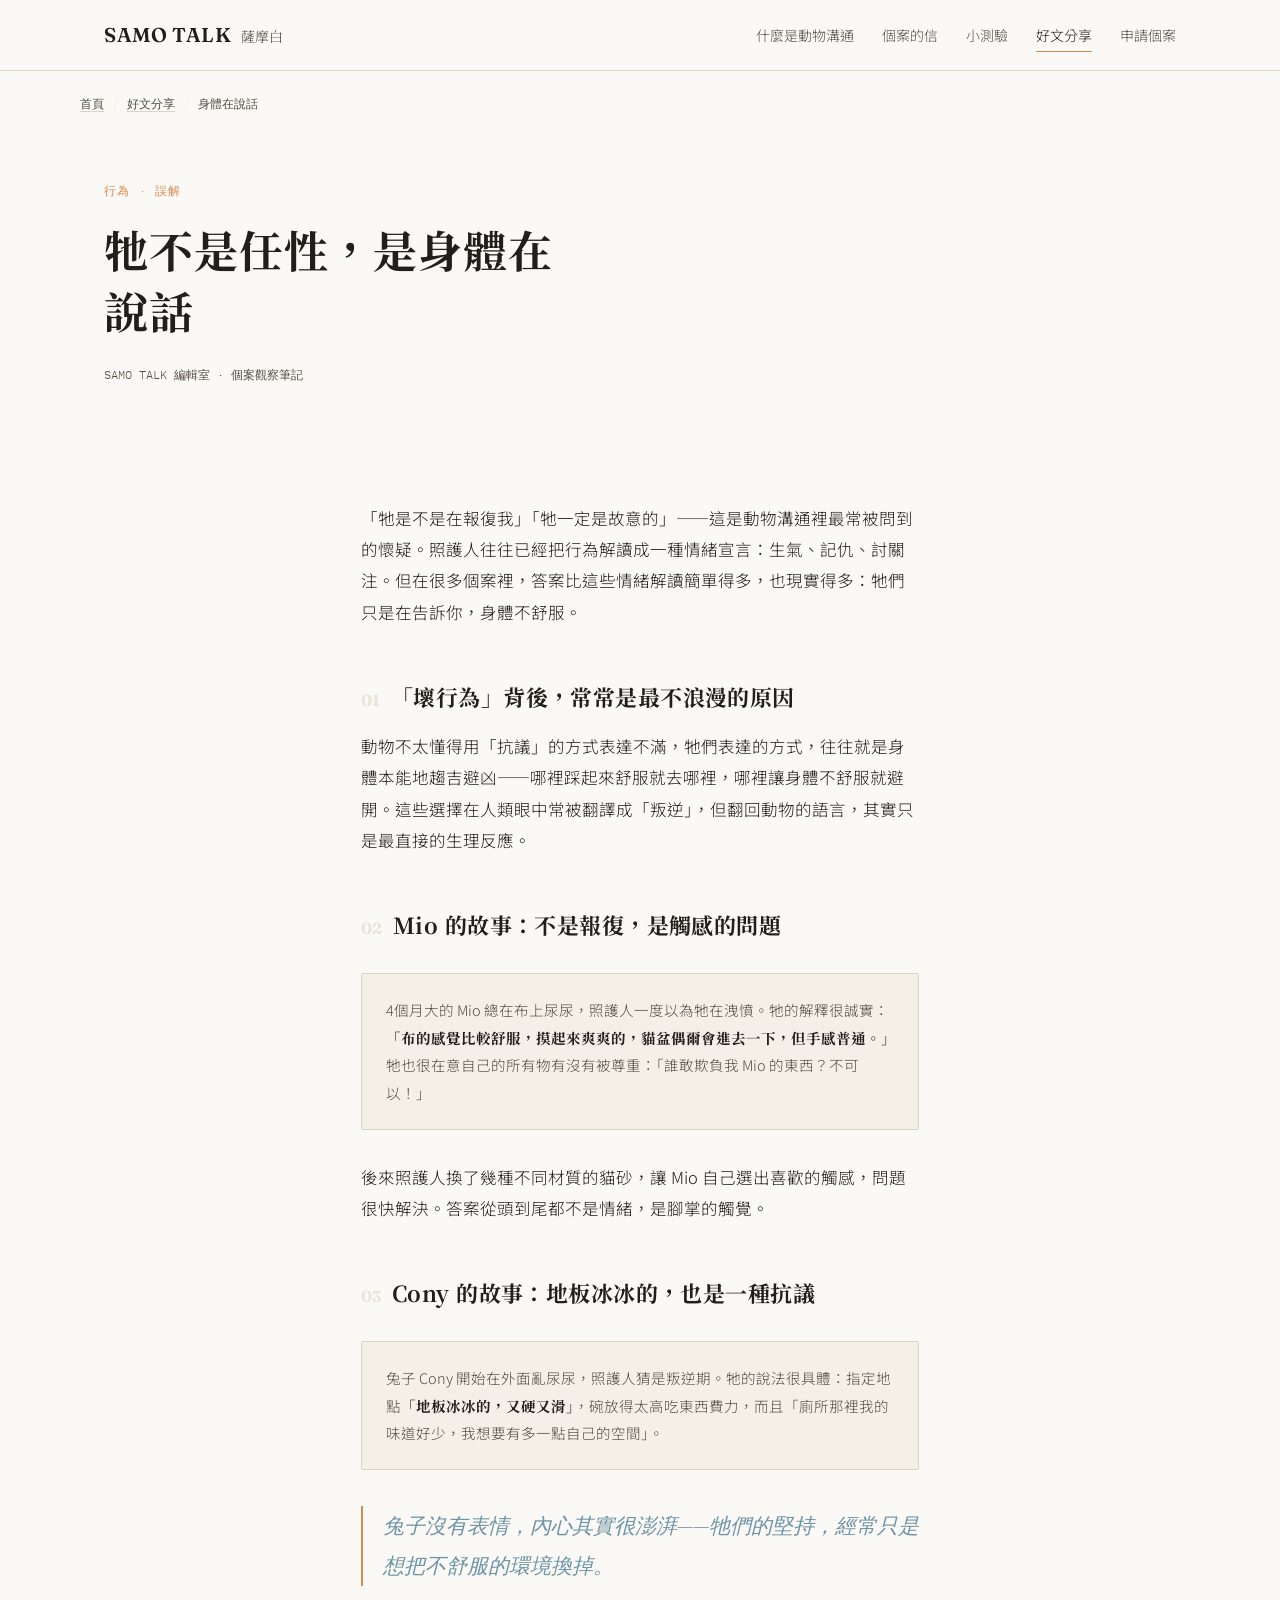
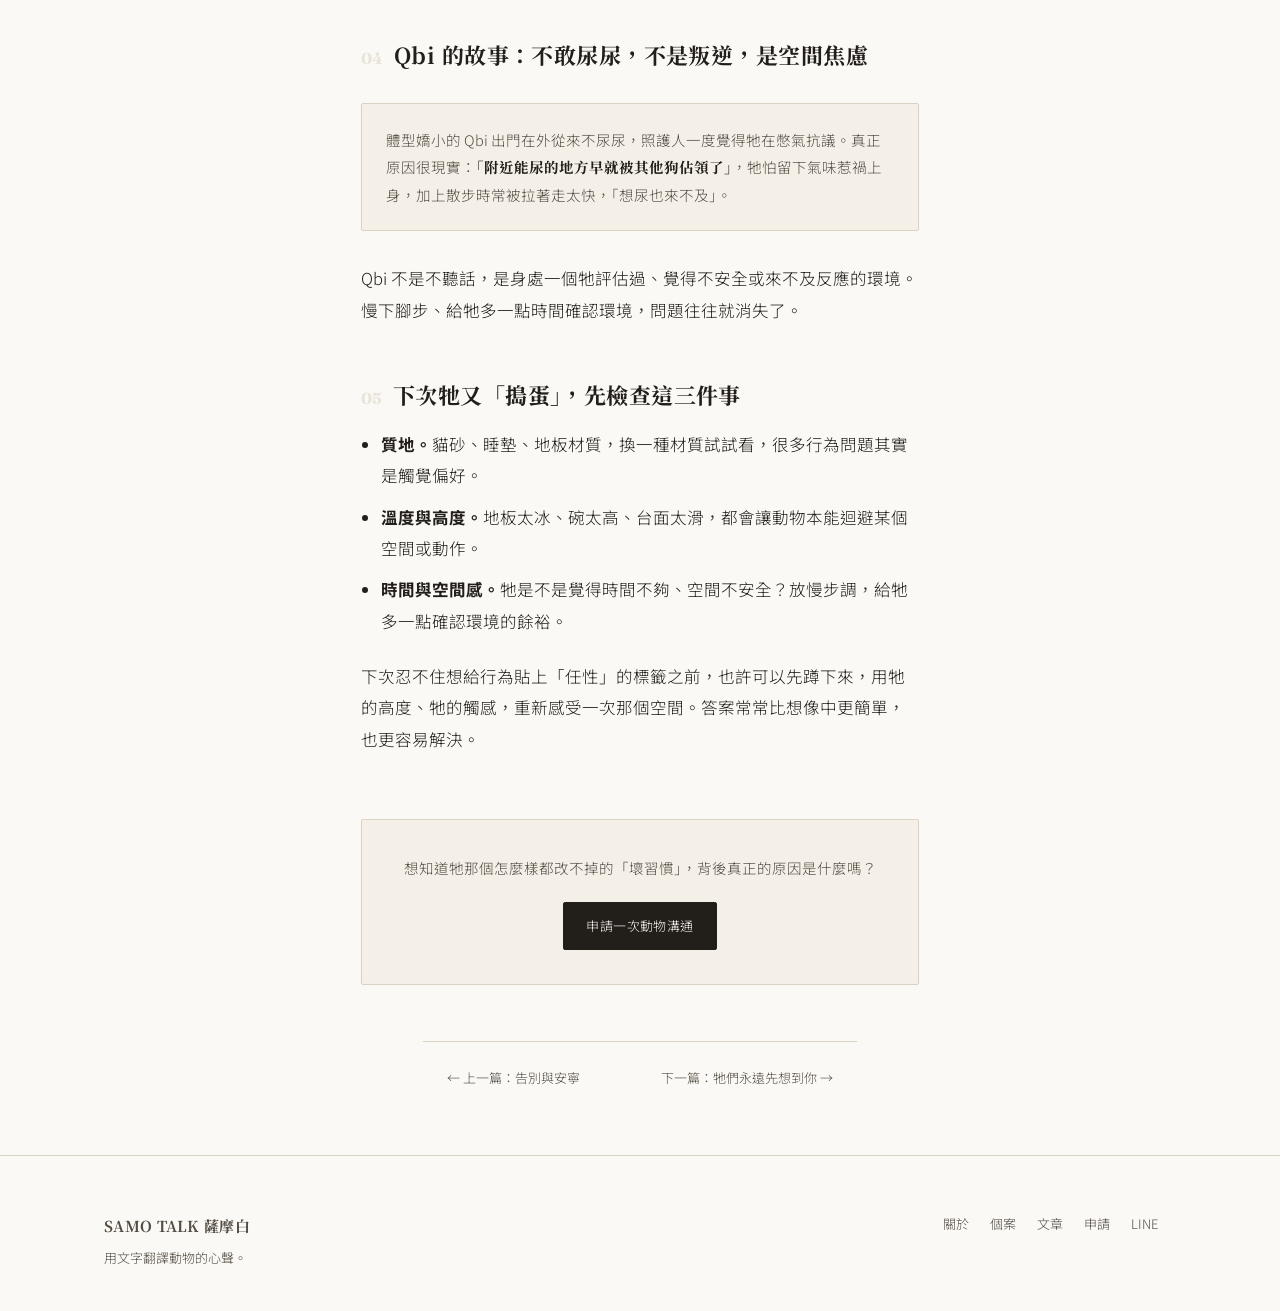
<file: article-body-language.html>
<!DOCTYPE html>
<html lang="zh-Hant">
<head>
<meta charset="UTF-8">
<meta name="viewport" content="width=device-width, initial-scale=1.0">
<title>牠不是任性，是身體在說話｜SAMO TALK 薩摩白</title>
<meta name="description" content="貓砂不合腳感、地板太冰、出門找不到能尿的地方——很多被解讀成任性或報復的行為，答案其實藏在最基本的身體感受裡。從 Mio、Cony、Qbi 的個案，理解「壞行為」背後常常最不浪漫的原因。">
<link rel="canonical" href="https://samotalk.com/article-body-language">
<meta property="og:title" content="牠不是任性，是身體在說話｜SAMO TALK 薩摩白">
<meta property="og:type" content="article">
<meta name="twitter:card" content="summary_large_image">
<link rel="icon" type="image/png" sizes="32x32" href="/images/branding/favicon-32.png">
<link rel="icon" type="image/png" sizes="16x16" href="/images/branding/favicon-16.png">
<link rel="apple-touch-icon" href="/images/branding/apple-touch-icon.png">
<meta property="og:image" content="https://samotalk.com/images/branding/og-image.jpg">
<meta name="twitter:image" content="https://samotalk.com/images/branding/og-image.jpg">
<link rel="preconnect" href="https://fonts.googleapis.com">
<link rel="preconnect" href="https://fonts.gstatic.com" crossorigin>
<link href="https://fonts.googleapis.com/css2?family=Fraunces:ital,opsz,wght@0,9..144,400;0,9..144,500;0,9..144,600;1,9..144,500&family=Noto+Serif+TC:wght@400;600;700&family=Noto+Sans+TC:wght@300;400;500;600&family=IBM+Plex+Mono:wght@400;500&display=swap" rel="stylesheet">
<link rel="stylesheet" href="css/style.css">
<script type="application/ld+json">
{
  "@context": "https://schema.org",
  "@type": "Article",
  "headline": "牠不是任性，是身體在說話",
  "description": "從 Mio、Cony、Qbi 的個案，理解被誤解成任性或報復的行為，背後常常是質地、溫度、空間這些最基本的身體感受。",
  "author": {"@type":"Organization","name":"SAMO TALK 薩摩白"},
  "publisher": {"@type":"Organization","name":"SAMO TALK 薩摩白"},
  "mainEntityOfPage": "https://samotalk.com/article-body-language",
  "datePublished": "2026-07-20",
  "inLanguage": "zh-Hant"
}
</script>
<style>
/* ===== 保底修正：手機選單（不依賴 style.css） ===== */
.nav-inner{position:relative;}
.menu-toggle{display:none; flex-direction:column; justify-content:center; align-items:center; gap:5px; width:38px; height:38px; border:1px solid #DAD3C4; border-radius:50%; background:#FBF9F5; cursor:pointer; flex:none; padding:0;}
.menu-toggle span{display:block; width:16px; height:1.5px; background:#221E1A; transition:transform .2s ease, opacity .2s ease;}
.menu-toggle.is-open span:nth-child(1){transform:translateY(6.5px) rotate(45deg);}
.menu-toggle.is-open span:nth-child(2){opacity:0;}
.menu-toggle.is-open span:nth-child(3){transform:translateY(-6.5px) rotate(-45deg);}
@media (max-width:760px){
  .menu-toggle{display:flex;}
  nav.links{display:none; position:absolute; top:100%; left:0; right:0; z-index:50; flex-direction:column; gap:0; background:#FBF9F5; border-bottom:1px solid #DAD3C4; box-shadow:0 16px 28px rgba(34,30,26,.08); padding:6px 24px 14px;}
  nav.links.open{display:flex;}
  nav.links a{padding:14px 2px; border-bottom:1px solid #DAD3C4; font-size:15.5px;}
  nav.links a:last-child{border-bottom:0;}
}
</style>
</head>
<body>

<header class="site">
  <div class="nav-inner">
    <a href="/" class="brand">
      <span class="mark">SAMO TALK</span>
      <span class="cn">薩摩白</span>
    </a>
    <nav class="links" id="navLinks">
      <a href="/#about">什麼是動物溝通</a>
      <a href="/cases">個案的信</a>
      <a href="/#quiz">小測驗</a>
      <a href="/articles" class="active">好文分享</a>
      <a href="/#apply">申請個案</a>
    </nav>
    <button class="menu-toggle" id="menuToggle" type="button" aria-label="開啟選單" aria-expanded="false" aria-controls="navLinks" onclick="var n=document.getElementById('navLinks');var o=n.classList.toggle('open');this.classList.toggle('is-open',o);this.setAttribute('aria-expanded',o?'true':'false');">
      <span></span><span></span><span></span>
    </button>
  </div>
</header>

<div class="wrap crumb"><a href="/">首頁</a><span>/</span><a href="/articles">好文分享</a><span>/</span>身體在說話</div>

<main>
  <section class="article-hero">
    <div class="wrap">
      <p class="cat mono">行為 · 誤解</p>
      <h1 class="serif">牠不是任性，是身體在說話</h1>
      <p class="meta">SAMO TALK 編輯室 · 個案觀察筆記</p>
    </div>
  </section>

  <section class="tight">
    <div class="wrap">
      <div class="article-body">

        <p>「牠是不是在報復我」「牠一定是故意的」——這是動物溝通裡最常被問到的懷疑。照護人往往已經把行為解讀成一種情緒宣言：生氣、記仇、討關注。但在很多個案裡，答案比這些情緒解讀簡單得多，也現實得多：牠們只是在告訴你，身體不舒服。</p>

        <h2><span class="num">01</span>「壞行為」背後，常常是最不浪漫的原因</h2>
        <p>動物不太懂得用「抗議」的方式表達不滿，牠們表達的方式，往往就是身體本能地趨吉避凶——哪裡踩起來舒服就去哪裡，哪裡讓身體不舒服就避開。這些選擇在人類眼中常被翻譯成「叛逆」，但翻回動物的語言，其實只是最直接的生理反應。</p>

        <h2><span class="num">02</span>Mio 的故事：不是報復，是觸感的問題</h2>
        <div class="case-nod">
          4個月大的 Mio 總在布上尿尿，照護人一度以為牠在洩憤。牠的解釋很誠實：<strong>「布的感覺比較舒服，摸起來爽爽的，貓盆偶爾會進去一下，但手感普通。」</strong>牠也很在意自己的所有物有沒有被尊重：「誰敢欺負我 Mio 的東西？不可以！」
        </div>
        <p>後來照護人換了幾種不同材質的貓砂，讓 Mio 自己選出喜歡的觸感，問題很快解決。答案從頭到尾都不是情緒，是腳掌的觸覺。</p>

        <h2><span class="num">03</span>Cony 的故事：地板冰冰的，也是一種抗議</h2>
        <div class="case-nod">
          兔子 Cony 開始在外面亂尿尿，照護人猜是叛逆期。牠的說法很具體：指定地點<strong>「地板冰冰的，又硬又滑」</strong>，碗放得太高吃東西費力，而且「廁所那裡我的味道好少，我想要有多一點自己的空間」。
        </div>
        <p class="pull">兔子沒有表情，內心其實很澎湃——牠們的堅持，經常只是想把不舒服的環境換掉。</p>

        <h2><span class="num">04</span>Qbi 的故事：不敢尿尿，不是叛逆，是空間焦慮</h2>
        <div class="case-nod">
          體型嬌小的 Qbi 出門在外從來不尿尿，照護人一度覺得牠在憋氣抗議。真正原因很現實：<strong>「附近能尿的地方早就被其他狗佔領了」</strong>，牠怕留下氣味惹禍上身，加上散步時常被拉著走太快，「想尿也來不及」。
        </div>
        <p>Qbi 不是不聽話，是身處一個牠評估過、覺得不安全或來不及反應的環境。慢下腳步、給牠多一點時間確認環境，問題往往就消失了。</p>

        <h2><span class="num">05</span>下次牠又「搗蛋」，先檢查這三件事</h2>
        <ul>
          <li><strong>質地。</strong>貓砂、睡墊、地板材質，換一種材質試試看，很多行為問題其實是觸覺偏好。</li>
          <li><strong>溫度與高度。</strong>地板太冰、碗太高、台面太滑，都會讓動物本能迴避某個空間或動作。</li>
          <li><strong>時間與空間感。</strong>牠是不是覺得時間不夠、空間不安全？放慢步調，給牠多一點確認環境的餘裕。</li>
        </ul>

        <p>下次忍不住想給行為貼上「任性」的標籤之前，也許可以先蹲下來，用牠的高度、牠的觸感，重新感受一次那個空間。答案常常比想像中更簡單，也更容易解決。</p>

      </div>

      <div class="article-cta">
        <p>想知道牠那個怎麼樣都改不掉的「壞習慣」，背後真正的原因是什麼嗎？</p>
        <a href="/#apply" class="btn primary small">申請一次動物溝通</a>
      </div>

      <div class="article-nav wrap" style="max-width:var(--measure);">
        <a href="/article-goodbye">← 上一篇：告別與安寧</a>
        <a href="/article-always-you">下一篇：牠們永遠先想到你 →</a>
      </div>
    </div>
  </section>
</main>

<footer>
  <div class="wrap footer-inner">
    <div>
      <p class="serif" style="margin:0 0 6px; font-size:15px;">SAMO TALK 薩摩白</p>
      <p style="margin:0;">用文字翻譯動物的心聲。</p>
    </div>
    <div>
      <a href="/#about">關於</a>
      <a href="/cases">個案</a>
      <a href="/articles">文章</a>
      <a href="/#apply">申請</a>
      <a href="https://line.me/R/ti/p/@103qjjuy" target="_blank" rel="noopener">LINE</a>
    </div>
  </div>
</footer>

<script src="js/main.js"></script>
</body>
</html>
</file>
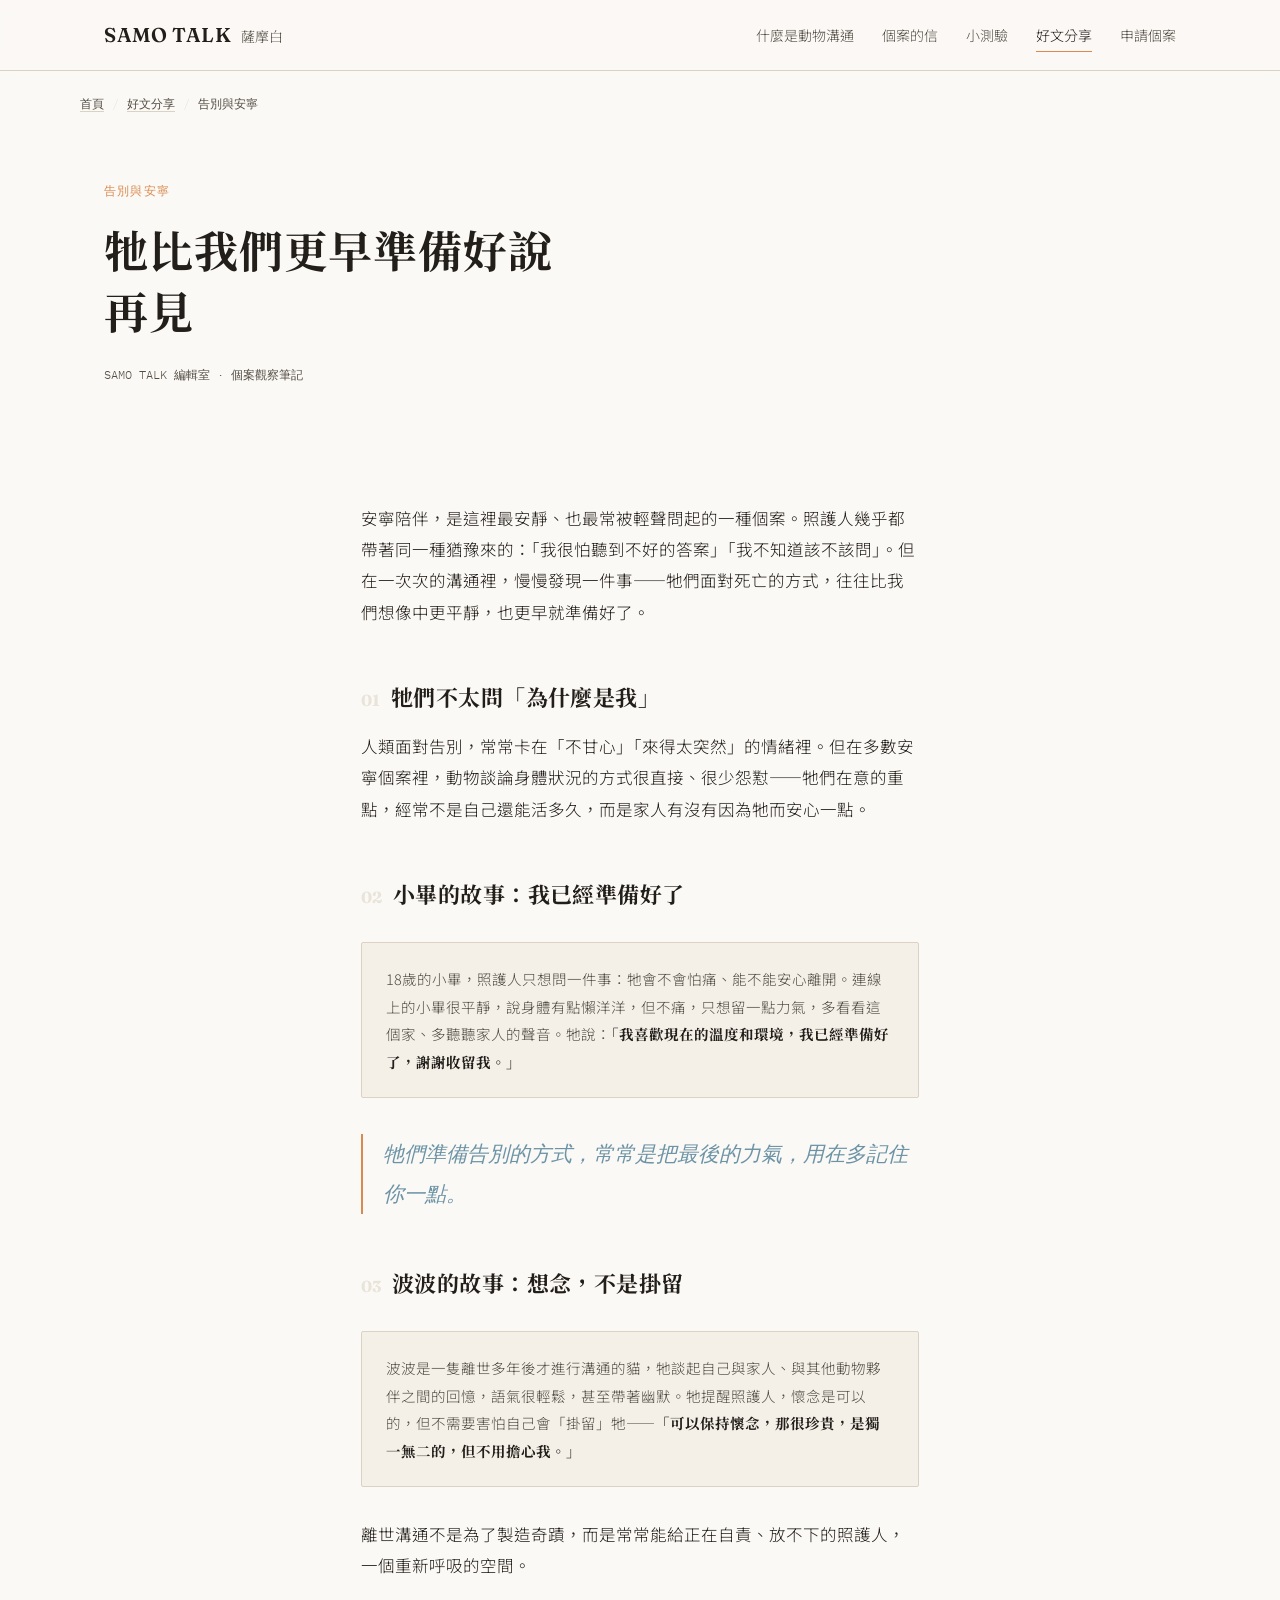
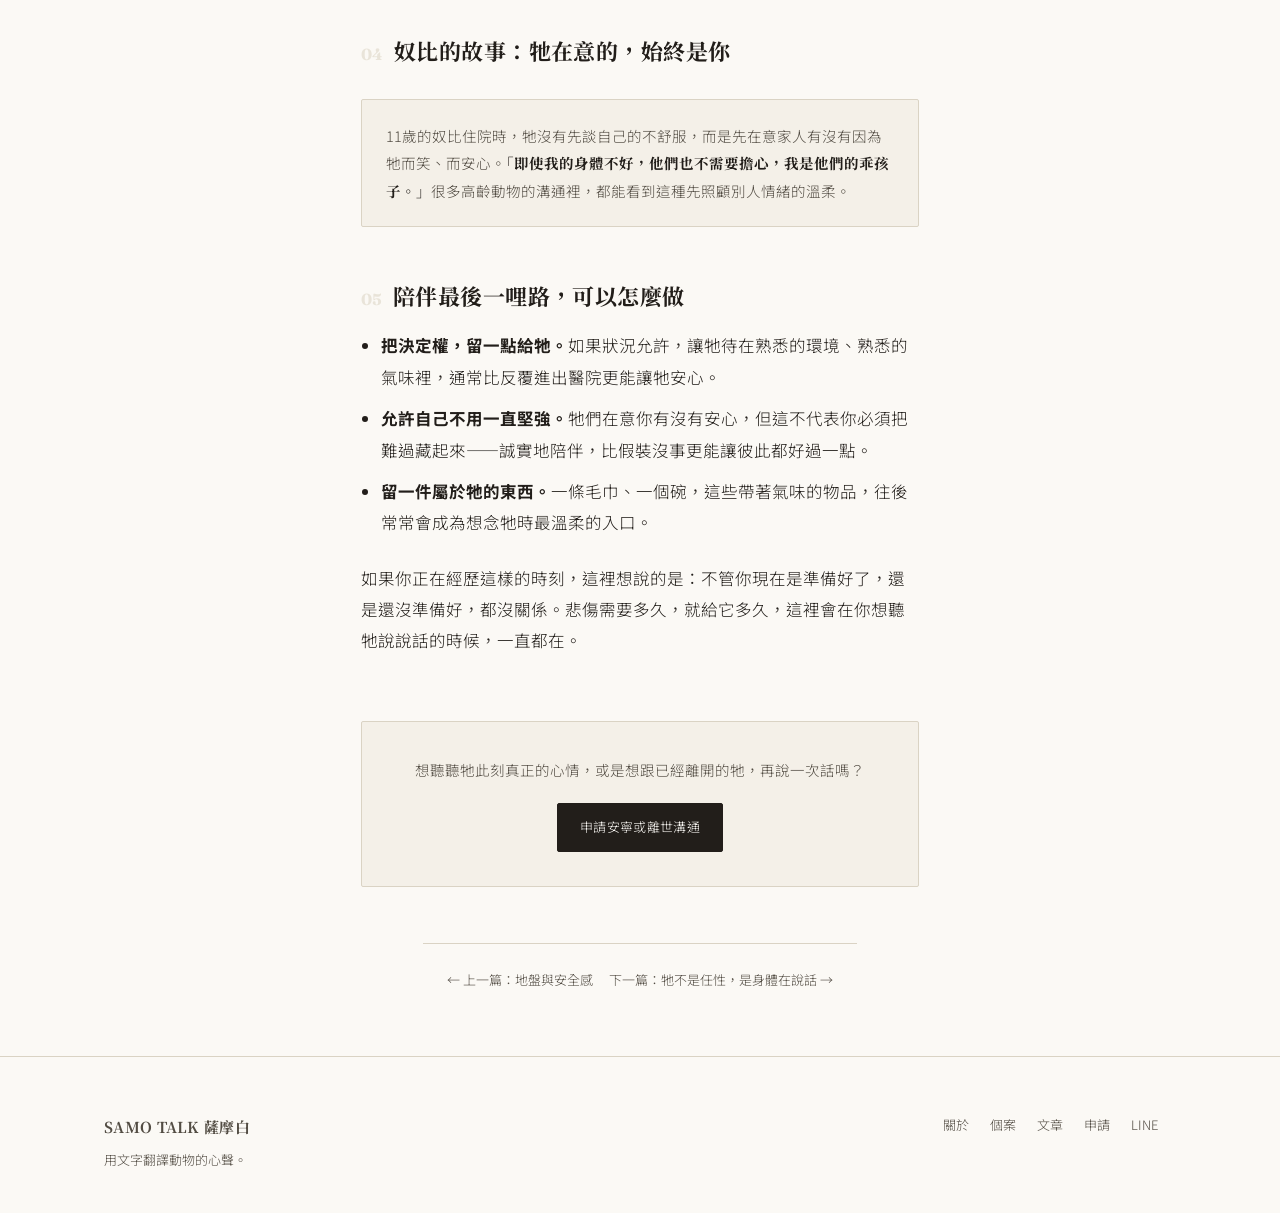
<file: article-goodbye.html>
<!DOCTYPE html>
<html lang="zh-Hant">
<head>
<meta charset="UTF-8">
<meta name="viewport" content="width=device-width, initial-scale=1.0">
<title>牠比我們更早準備好說再見｜SAMO TALK 薩摩白</title>
<meta name="description" content="整理多個安寧陪伴與離世溝通個案裡，動物們共同的心聲，陪伴照護人練習用牠們的節奏，去理解「放手」這件事。">
<link rel="canonical" href="https://samotalk.com/article-goodbye">
<meta property="og:title" content="牠比我們更早準備好說再見｜SAMO TALK 薩摩白">
<meta property="og:type" content="article">
<meta name="twitter:card" content="summary_large_image">
<link rel="icon" type="image/png" sizes="32x32" href="/images/branding/favicon-32.png">
<link rel="icon" type="image/png" sizes="16x16" href="/images/branding/favicon-16.png">
<link rel="apple-touch-icon" href="/images/branding/apple-touch-icon.png">
<meta property="og:image" content="https://samotalk.com/images/branding/og-image.jpg">
<meta name="twitter:image" content="https://samotalk.com/images/branding/og-image.jpg">
<link rel="preconnect" href="https://fonts.googleapis.com">
<link rel="preconnect" href="https://fonts.gstatic.com" crossorigin>
<link href="https://fonts.googleapis.com/css2?family=Fraunces:ital,opsz,wght@0,9..144,400;0,9..144,500;0,9..144,600;1,9..144,500&family=Noto+Serif+TC:wght@400;600;700&family=Noto+Sans+TC:wght@300;400;500;600&family=IBM+Plex+Mono:wght@400;500&display=swap" rel="stylesheet">
<link rel="stylesheet" href="css/style.css">
<script type="application/ld+json">
{
  "@context": "https://schema.org",
  "@type": "Article",
  "headline": "牠比我們更早準備好說再見",
  "description": "整理多個安寧陪伴與離世溝通個案，理解動物面對告別的節奏，陪伴照護人練習放手。",
  "author": {"@type":"Organization","name":"SAMO TALK 薩摩白"},
  "publisher": {"@type":"Organization","name":"SAMO TALK 薩摩白"},
  "mainEntityOfPage": "https://samotalk.com/article-goodbye",
  "datePublished": "2026-07-01",
  "inLanguage": "zh-Hant"
}
</script>
<style>
/* ===== 保底修正：手機選單（不依賴 style.css） ===== */
.nav-inner{position:relative;}
.menu-toggle{display:none; flex-direction:column; justify-content:center; align-items:center; gap:5px; width:38px; height:38px; border:1px solid #DAD3C4; border-radius:50%; background:#FBF9F5; cursor:pointer; flex:none; padding:0;}
.menu-toggle span{display:block; width:16px; height:1.5px; background:#221E1A; transition:transform .2s ease, opacity .2s ease;}
.menu-toggle.is-open span:nth-child(1){transform:translateY(6.5px) rotate(45deg);}
.menu-toggle.is-open span:nth-child(2){opacity:0;}
.menu-toggle.is-open span:nth-child(3){transform:translateY(-6.5px) rotate(-45deg);}
@media (max-width:760px){
  .menu-toggle{display:flex;}
  nav.links{display:none; position:absolute; top:100%; left:0; right:0; z-index:50; flex-direction:column; gap:0; background:#FBF9F5; border-bottom:1px solid #DAD3C4; box-shadow:0 16px 28px rgba(34,30,26,.08); padding:6px 24px 14px;}
  nav.links.open{display:flex;}
  nav.links a{padding:14px 2px; border-bottom:1px solid #DAD3C4; font-size:15.5px;}
  nav.links a:last-child{border-bottom:0;}
}
</style>
</head>
<body>

<header class="site">
  <div class="nav-inner">
    <a href="/" class="brand">
      <span class="mark">SAMO TALK</span>
      <span class="cn">薩摩白</span>
    </a>
    <nav class="links" id="navLinks">
      <a href="/#about">什麼是動物溝通</a>
      <a href="/cases">個案的信</a>
      <a href="/#quiz">小測驗</a>
      <a href="/articles" class="active">好文分享</a>
      <a href="/#apply">申請個案</a>
    </nav>
    <button class="menu-toggle" id="menuToggle" type="button" aria-label="開啟選單" aria-expanded="false" aria-controls="navLinks" onclick="var n=document.getElementById('navLinks');var o=n.classList.toggle('open');this.classList.toggle('is-open',o);this.setAttribute('aria-expanded',o?'true':'false');">
      <span></span><span></span><span></span>
    </button>
  </div>
</header>

<div class="wrap crumb"><a href="/">首頁</a><span>/</span><a href="/articles">好文分享</a><span>/</span>告別與安寧</div>

<main>
  <section class="article-hero">
    <div class="wrap">
      <p class="cat mono">告別與安寧</p>
      <h1 class="serif">牠比我們更早準備好說再見</h1>
      <p class="meta">SAMO TALK 編輯室 · 個案觀察筆記</p>
    </div>
  </section>

  <section class="tight">
    <div class="wrap">
      <div class="article-body">

        <p>安寧陪伴，是這裡最安靜、也最常被輕聲問起的一種個案。照護人幾乎都帶著同一種猶豫來的：「我很怕聽到不好的答案」「我不知道該不該問」。但在一次次的溝通裡，慢慢發現一件事——牠們面對死亡的方式，往往比我們想像中更平靜，也更早就準備好了。</p>

        <h2><span class="num">01</span>牠們不太問「為什麼是我」</h2>
        <p>人類面對告別，常常卡在「不甘心」「來得太突然」的情緒裡。但在多數安寧個案裡，動物談論身體狀況的方式很直接、很少怨懟——牠們在意的重點，經常不是自己還能活多久，而是家人有沒有因為牠而安心一點。</p>

        <h2><span class="num">02</span>小畢的故事：我已經準備好了</h2>
        <div class="case-nod">
          18歲的小畢，照護人只想問一件事：牠會不會怕痛、能不能安心離開。連線上的小畢很平靜，說身體有點懶洋洋，但不痛，只想留一點力氣，多看看這個家、多聽聽家人的聲音。牠說：<strong>「我喜歡現在的溫度和環境，我已經準備好了，謝謝收留我。」</strong>
        </div>
        <p class="pull">牠們準備告別的方式，常常是把最後的力氣，用在多記住你一點。</p>

        <h2><span class="num">03</span>波波的故事：想念，不是掛留</h2>
        <div class="case-nod">
          波波是一隻離世多年後才進行溝通的貓，牠談起自己與家人、與其他動物夥伴之間的回憶，語氣很輕鬆，甚至帶著幽默。牠提醒照護人，懷念是可以的，但不需要害怕自己會「掛留」牠——<strong>「可以保持懷念，那很珍貴，是獨一無二的，但不用擔心我。」</strong>
        </div>
        <p>離世溝通不是為了製造奇蹟，而是常常能給正在自責、放不下的照護人，一個重新呼吸的空間。</p>

        <h2><span class="num">04</span>奴比的故事：牠在意的，始終是你</h2>
        <div class="case-nod">
          11歲的奴比住院時，牠沒有先談自己的不舒服，而是先在意家人有沒有因為牠而笑、而安心。<strong>「即使我的身體不好，他們也不需要擔心，我是他們的乖孩子。」</strong>很多高齡動物的溝通裡，都能看到這種先照顧別人情緒的溫柔。
        </div>

        <h2><span class="num">05</span>陪伴最後一哩路，可以怎麼做</h2>
        <ul>
          <li><strong>把決定權，留一點給牠。</strong>如果狀況允許，讓牠待在熟悉的環境、熟悉的氣味裡，通常比反覆進出醫院更能讓牠安心。</li>
          <li><strong>允許自己不用一直堅強。</strong>牠們在意你有沒有安心，但這不代表你必須把難過藏起來——誠實地陪伴，比假裝沒事更能讓彼此都好過一點。</li>
          <li><strong>留一件屬於牠的東西。</strong>一條毛巾、一個碗，這些帶著氣味的物品，往後常常會成為想念牠時最溫柔的入口。</li>
        </ul>

        <p>如果你正在經歷這樣的時刻，這裡想說的是：不管你現在是準備好了，還是還沒準備好，都沒關係。悲傷需要多久，就給它多久，這裡會在你想聽牠說說話的時候，一直都在。</p>

      </div>

      <div class="article-cta">
        <p>想聽聽牠此刻真正的心情，或是想跟已經離開的牠，再說一次話嗎？</p>
        <a href="/#apply" class="btn primary small">申請安寧或離世溝通</a>
      </div>

      <div class="article-nav wrap" style="max-width:var(--measure);">
        <a href="/article-territory">← 上一篇：地盤與安全感</a>
        <a href="/article-body-language">下一篇：牠不是任性，是身體在說話 →</a>
      </div>
    </div>
  </section>
</main>

<footer>
  <div class="wrap footer-inner">
    <div>
      <p class="serif" style="margin:0 0 6px; font-size:15px;">SAMO TALK 薩摩白</p>
      <p style="margin:0;">用文字翻譯動物的心聲。</p>
    </div>
    <div>
      <a href="/#about">關於</a>
      <a href="/cases">個案</a>
      <a href="/articles">文章</a>
      <a href="/#apply">申請</a>
      <a href="https://line.me/R/ti/p/@103qjjuy" target="_blank" rel="noopener">LINE</a>
    </div>
  </div>
</footer>

<script src="js/main.js"></script>
</body>
</html>
</file>
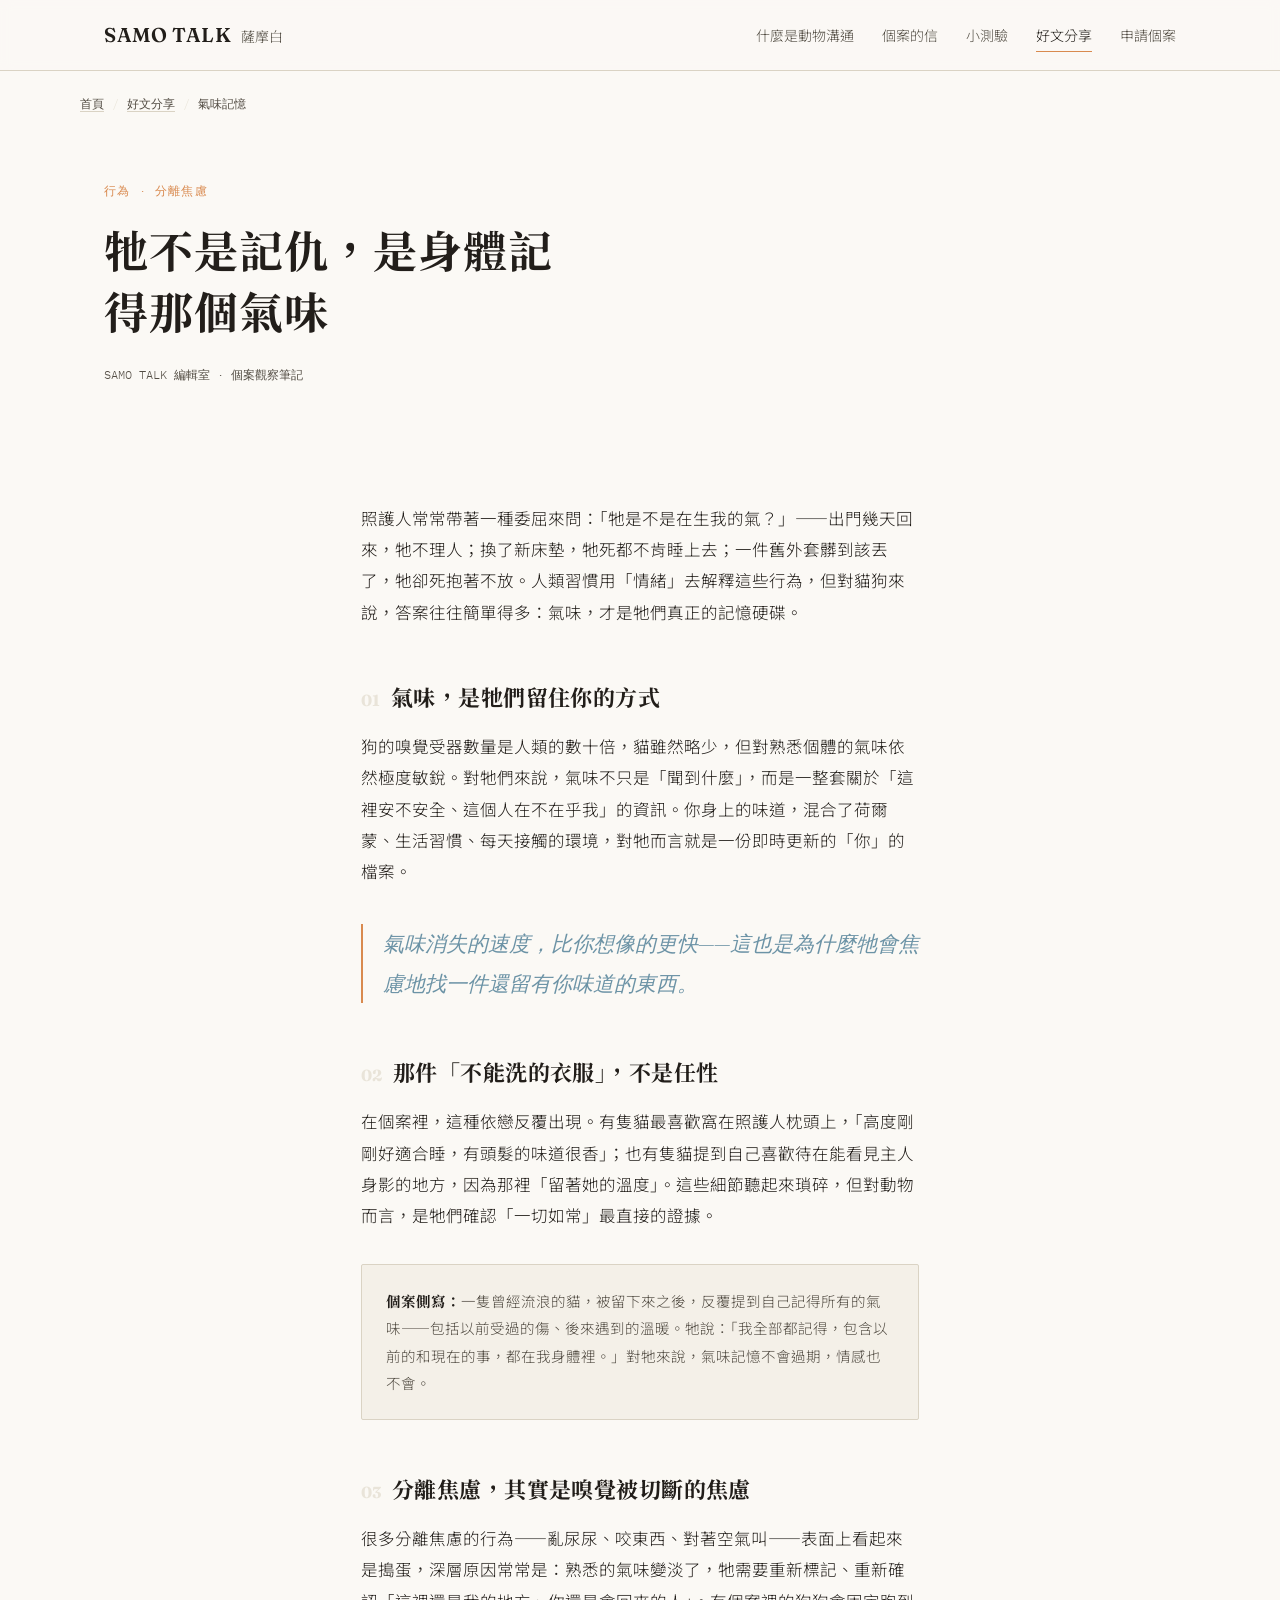
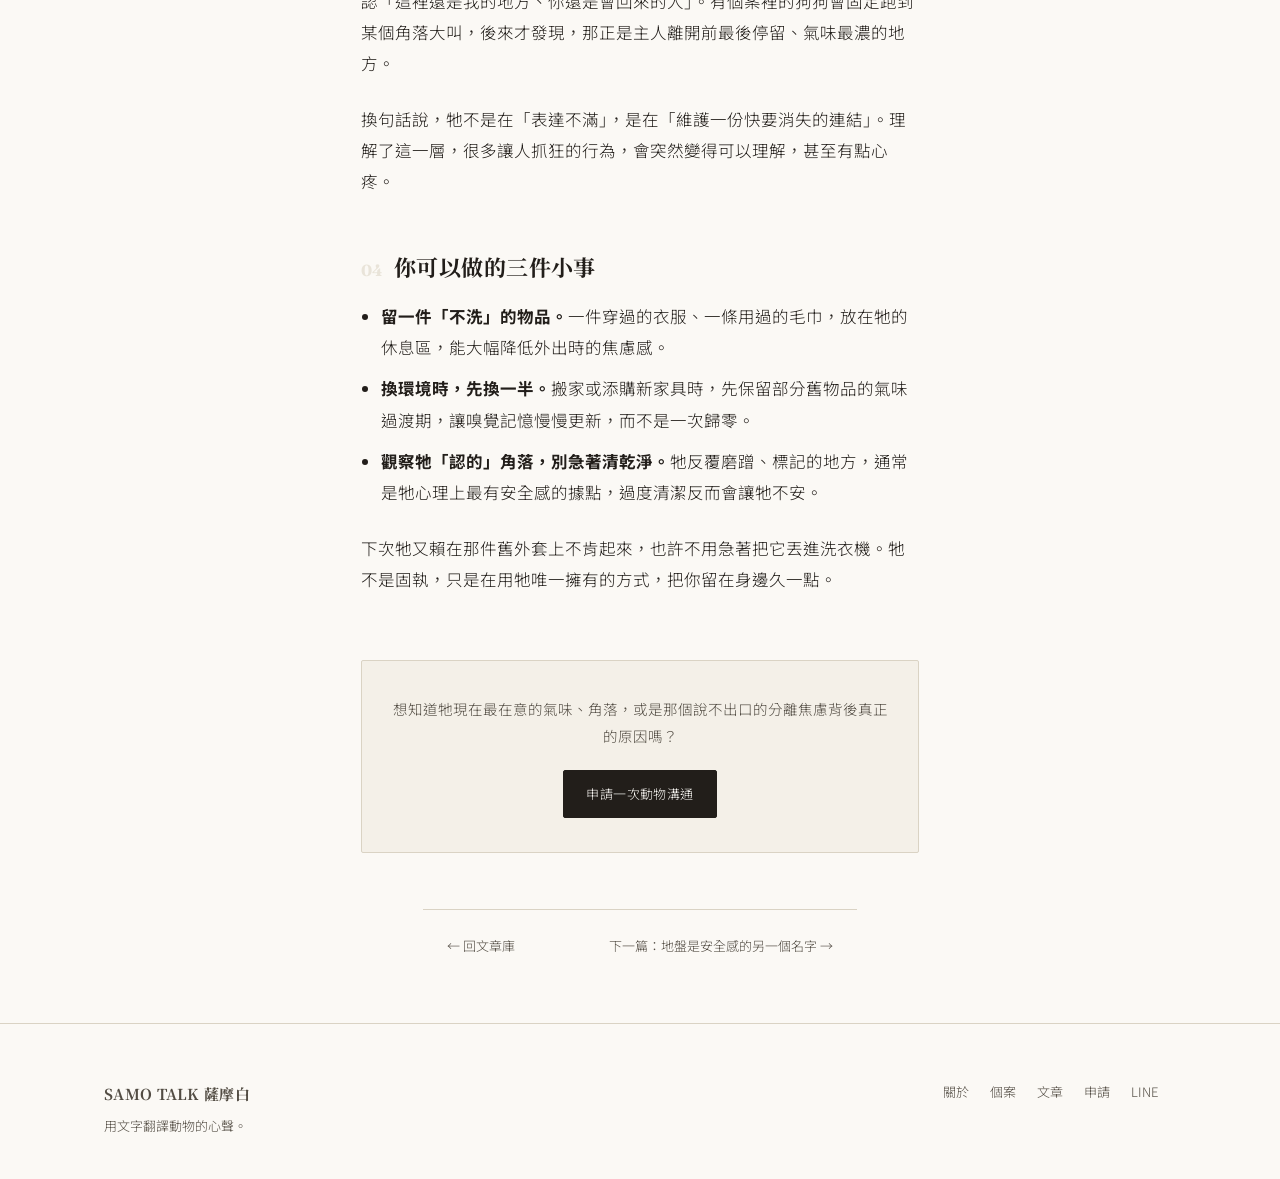
<file: article-scent-memory.html>
<!DOCTYPE html>
<html lang="zh-Hant">
<head>
<meta charset="UTF-8">
<meta name="viewport" content="width=device-width, initial-scale=1.0">
<title>牠不是記仇，是身體記得那個氣味｜SAMO TALK 薩摩白</title>
<meta name="description" content="從動物的嗅覺記憶出發，理解為什麼牠會對某個角落、某件衣服特別執著。分離焦慮、認床認人，其實都跟氣味被切斷有關。用真實個案，看懂牠的堅持。">
<link rel="canonical" href="https://samotalk.com/article-scent-memory">
<meta property="og:title" content="牠不是記仇，是身體記得那個氣味｜SAMO TALK 薩摩白">
<meta property="og:type" content="article">
<meta name="twitter:card" content="summary_large_image">
<link rel="icon" type="image/png" sizes="32x32" href="/images/branding/favicon-32.png">
<link rel="icon" type="image/png" sizes="16x16" href="/images/branding/favicon-16.png">
<link rel="apple-touch-icon" href="/images/branding/apple-touch-icon.png">
<meta property="og:image" content="https://samotalk.com/images/branding/og-image.jpg">
<meta name="twitter:image" content="https://samotalk.com/images/branding/og-image.jpg">
<link rel="preconnect" href="https://fonts.googleapis.com">
<link rel="preconnect" href="https://fonts.gstatic.com" crossorigin>
<link href="https://fonts.googleapis.com/css2?family=Fraunces:ital,opsz,wght@0,9..144,400;0,9..144,500;0,9..144,600;1,9..144,500&family=Noto+Serif+TC:wght@400;600;700&family=Noto+Sans+TC:wght@300;400;500;600&family=IBM+Plex+Mono:wght@400;500&display=swap" rel="stylesheet">
<link rel="stylesheet" href="css/style.css">
<script type="application/ld+json">
{
  "@context": "https://schema.org",
  "@type": "Article",
  "headline": "牠不是記仇，是身體記得那個氣味",
  "description": "從動物的嗅覺記憶出發，理解分離焦慮與認床認人的行為背後，其實是安全感被切斷的訊號。",
  "author": {"@type":"Organization","name":"SAMO TALK 薩摩白"},
  "publisher": {"@type":"Organization","name":"SAMO TALK 薩摩白"},
  "mainEntityOfPage": "https://samotalk.com/article-scent-memory",
  "datePublished": "2026-07-01",
  "inLanguage": "zh-Hant"
}
</script>
<style>
/* ===== 保底修正：手機選單（不依賴 style.css） ===== */
.nav-inner{position:relative;}
.menu-toggle{display:none; flex-direction:column; justify-content:center; align-items:center; gap:5px; width:38px; height:38px; border:1px solid #DAD3C4; border-radius:50%; background:#FBF9F5; cursor:pointer; flex:none; padding:0;}
.menu-toggle span{display:block; width:16px; height:1.5px; background:#221E1A; transition:transform .2s ease, opacity .2s ease;}
.menu-toggle.is-open span:nth-child(1){transform:translateY(6.5px) rotate(45deg);}
.menu-toggle.is-open span:nth-child(2){opacity:0;}
.menu-toggle.is-open span:nth-child(3){transform:translateY(-6.5px) rotate(-45deg);}
@media (max-width:760px){
  .menu-toggle{display:flex;}
  nav.links{display:none; position:absolute; top:100%; left:0; right:0; z-index:50; flex-direction:column; gap:0; background:#FBF9F5; border-bottom:1px solid #DAD3C4; box-shadow:0 16px 28px rgba(34,30,26,.08); padding:6px 24px 14px;}
  nav.links.open{display:flex;}
  nav.links a{padding:14px 2px; border-bottom:1px solid #DAD3C4; font-size:15.5px;}
  nav.links a:last-child{border-bottom:0;}
}
</style>
</head>
<body>

<header class="site">
  <div class="nav-inner">
    <a href="/" class="brand">
      <span class="mark">SAMO TALK</span>
      <span class="cn">薩摩白</span>
    </a>
    <nav class="links" id="navLinks">
      <a href="/#about">什麼是動物溝通</a>
      <a href="/cases">個案的信</a>
      <a href="/#quiz">小測驗</a>
      <a href="/articles" class="active">好文分享</a>
      <a href="/#apply">申請個案</a>
    </nav>
    <button class="menu-toggle" id="menuToggle" type="button" aria-label="開啟選單" aria-expanded="false" aria-controls="navLinks" onclick="var n=document.getElementById('navLinks');var o=n.classList.toggle('open');this.classList.toggle('is-open',o);this.setAttribute('aria-expanded',o?'true':'false');">
      <span></span><span></span><span></span>
    </button>
  </div>
</header>

<div class="wrap crumb"><a href="/">首頁</a><span>/</span><a href="/articles">好文分享</a><span>/</span>氣味記憶</div>

<main>
  <section class="article-hero">
    <div class="wrap">
      <p class="cat mono">行為 · 分離焦慮</p>
      <h1 class="serif">牠不是記仇，是身體記得那個氣味</h1>
      <p class="meta">SAMO TALK 編輯室 · 個案觀察筆記</p>
    </div>
  </section>

  <section class="tight">
    <div class="wrap">
      <div class="article-body">

        <p>照護人常常帶著一種委屈來問：「牠是不是在生我的氣？」——出門幾天回來，牠不理人；換了新床墊，牠死都不肯睡上去；一件舊外套髒到該丟了，牠卻死抱著不放。人類習慣用「情緒」去解釋這些行為，但對貓狗來說，答案往往簡單得多：氣味，才是牠們真正的記憶硬碟。</p>

        <h2><span class="num">01</span>氣味，是牠們留住你的方式</h2>
        <p>狗的嗅覺受器數量是人類的數十倍，貓雖然略少，但對熟悉個體的氣味依然極度敏銳。對牠們來說，氣味不只是「聞到什麼」，而是一整套關於「這裡安不安全、這個人在不在乎我」的資訊。你身上的味道，混合了荷爾蒙、生活習慣、每天接觸的環境，對牠而言就是一份即時更新的「你」的檔案。</p>
        <p class="pull">氣味消失的速度，比你想像的更快——這也是為什麼牠會焦慮地找一件還留有你味道的東西。</p>

        <h2><span class="num">02</span>那件「不能洗的衣服」，不是任性</h2>
        <p>在個案裡，這種依戀反覆出現。有隻貓最喜歡窩在照護人枕頭上，「高度剛剛好適合睡，有頭髮的味道很香」；也有隻貓提到自己喜歡待在能看見主人身影的地方，因為那裡「留著她的溫度」。這些細節聽起來瑣碎，但對動物而言，是牠們確認「一切如常」最直接的證據。</p>
        <div class="case-nod">
          <strong>個案側寫：</strong>一隻曾經流浪的貓，被留下來之後，反覆提到自己記得所有的氣味——包括以前受過的傷、後來遇到的溫暖。牠說：「我全部都記得，包含以前的和現在的事，都在我身體裡。」對牠來說，氣味記憶不會過期，情感也不會。
        </div>

        <h2><span class="num">03</span>分離焦慮，其實是嗅覺被切斷的焦慮</h2>
        <p>很多分離焦慮的行為——亂尿尿、咬東西、對著空氣叫——表面上看起來是搗蛋，深層原因常常是：熟悉的氣味變淡了，牠需要重新標記、重新確認「這裡還是我的地方、你還是會回來的人」。有個案裡的狗狗會固定跑到某個角落大叫，後來才發現，那正是主人離開前最後停留、氣味最濃的地方。</p>
        <p>換句話說，牠不是在「表達不滿」，是在「維護一份快要消失的連結」。理解了這一層，很多讓人抓狂的行為，會突然變得可以理解，甚至有點心疼。</p>

        <h2><span class="num">04</span>你可以做的三件小事</h2>
        <ul>
          <li><strong>留一件「不洗」的物品。</strong>一件穿過的衣服、一條用過的毛巾，放在牠的休息區，能大幅降低外出時的焦慮感。</li>
          <li><strong>換環境時，先換一半。</strong>搬家或添購新家具時，先保留部分舊物品的氣味過渡期，讓嗅覺記憶慢慢更新，而不是一次歸零。</li>
          <li><strong>觀察牠「認的」角落，別急著清乾淨。</strong>牠反覆磨蹭、標記的地方，通常是牠心理上最有安全感的據點，過度清潔反而會讓牠不安。</li>
        </ul>

        <p>下次牠又賴在那件舊外套上不肯起來，也許不用急著把它丟進洗衣機。牠不是固執，只是在用牠唯一擁有的方式，把你留在身邊久一點。</p>

      </div>

      <div class="article-cta">
        <p>想知道牠現在最在意的氣味、角落，或是那個說不出口的分離焦慮背後真正的原因嗎？</p>
        <a href="/#apply" class="btn primary small">申請一次動物溝通</a>
      </div>

      <div class="article-nav wrap" style="max-width:var(--measure);">
        <a href="/articles">← 回文章庫</a>
        <a href="/article-territory">下一篇：地盤是安全感的另一個名字 →</a>
      </div>
    </div>
  </section>
</main>

<footer>
  <div class="wrap footer-inner">
    <div>
      <p class="serif" style="margin:0 0 6px; font-size:15px;">SAMO TALK 薩摩白</p>
      <p style="margin:0;">用文字翻譯動物的心聲。</p>
    </div>
    <div>
      <a href="/#about">關於</a>
      <a href="/cases">個案</a>
      <a href="/articles">文章</a>
      <a href="/#apply">申請</a>
      <a href="https://line.me/R/ti/p/@103qjjuy" target="_blank" rel="noopener">LINE</a>
    </div>
  </div>
</footer>

<script src="js/main.js"></script>
</body>
</html>
</file>
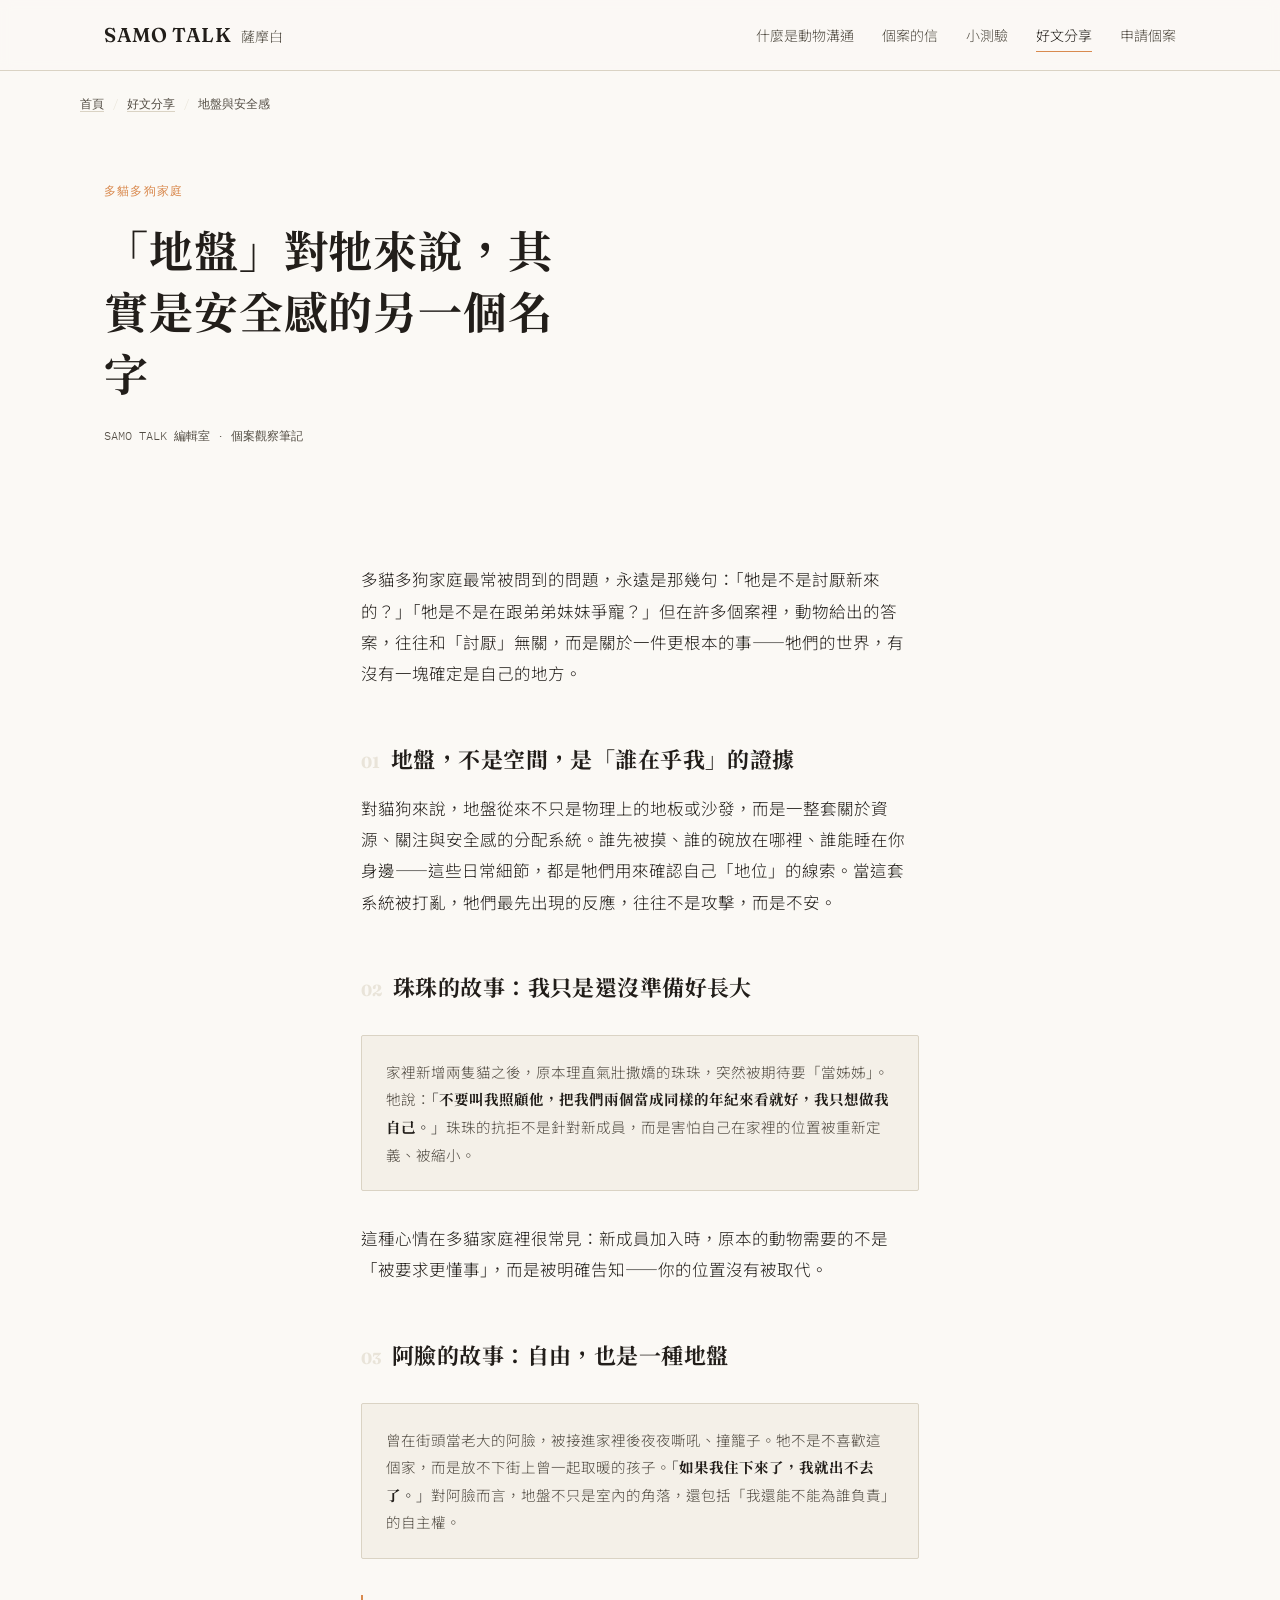
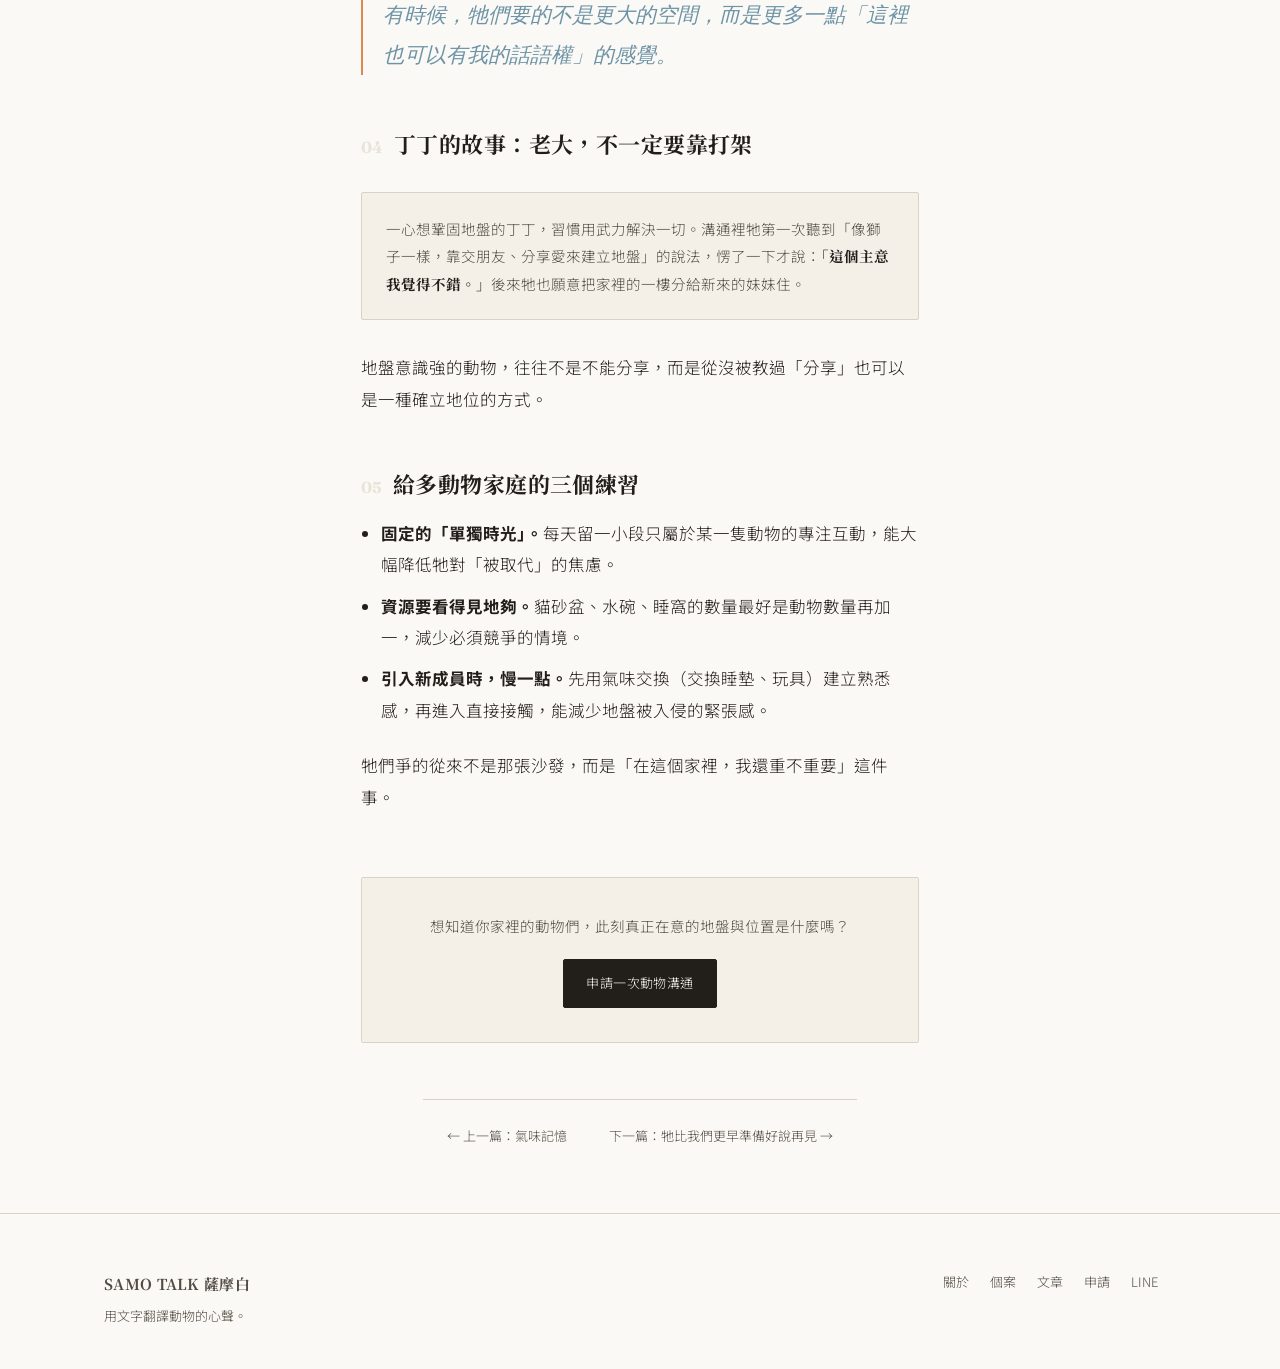
<file: article-territory.html>
<!DOCTYPE html>
<html lang="zh-Hant">
<head>
<meta charset="UTF-8">
<meta name="viewport" content="width=device-width, initial-scale=1.0">
<title>「地盤」對牠來說，其實是安全感的另一個名字｜SAMO TALK 薩摩白</title>
<meta name="description" content="多貓多狗家庭裡最常被誤解的「爭寵」，背後其實是資源與空間感的重新分配。從珠珠、阿臉、丁丁的個案，理解地盤對動物的真正意義。">
<link rel="canonical" href="https://samotalk.com/article-territory">
<meta property="og:title" content="「地盤」對牠來說，其實是安全感的另一個名字｜SAMO TALK 薩摩白">
<meta property="og:type" content="article">
<meta name="twitter:card" content="summary_large_image">
<link rel="icon" type="image/png" sizes="32x32" href="/images/branding/favicon-32.png">
<link rel="icon" type="image/png" sizes="16x16" href="/images/branding/favicon-16.png">
<link rel="apple-touch-icon" href="/images/branding/apple-touch-icon.png">
<meta property="og:image" content="https://samotalk.com/images/branding/og-image.jpg">
<meta name="twitter:image" content="https://samotalk.com/images/branding/og-image.jpg">
<link rel="preconnect" href="https://fonts.googleapis.com">
<link rel="preconnect" href="https://fonts.gstatic.com" crossorigin>
<link href="https://fonts.googleapis.com/css2?family=Fraunces:ital,opsz,wght@0,9..144,400;0,9..144,500;0,9..144,600;1,9..144,500&family=Noto+Serif+TC:wght@400;600;700&family=Noto+Sans+TC:wght@300;400;500;600&family=IBM+Plex+Mono:wght@400;500&display=swap" rel="stylesheet">
<link rel="stylesheet" href="css/style.css">
<script type="application/ld+json">
{
  "@context": "https://schema.org",
  "@type": "Article",
  "headline": "「地盤」對牠來說，其實是安全感的另一個名字",
  "description": "從珠珠、阿臉、丁丁的個案，理解多貓多狗家庭裡地盤與爭寵行為背後的真正需求。",
  "author": {"@type":"Organization","name":"SAMO TALK 薩摩白"},
  "publisher": {"@type":"Organization","name":"SAMO TALK 薩摩白"},
  "mainEntityOfPage": "https://samotalk.com/article-territory",
  "datePublished": "2026-07-01",
  "inLanguage": "zh-Hant"
}
</script>
<style>
/* ===== 保底修正：手機選單（不依賴 style.css） ===== */
.nav-inner{position:relative;}
.menu-toggle{display:none; flex-direction:column; justify-content:center; align-items:center; gap:5px; width:38px; height:38px; border:1px solid #DAD3C4; border-radius:50%; background:#FBF9F5; cursor:pointer; flex:none; padding:0;}
.menu-toggle span{display:block; width:16px; height:1.5px; background:#221E1A; transition:transform .2s ease, opacity .2s ease;}
.menu-toggle.is-open span:nth-child(1){transform:translateY(6.5px) rotate(45deg);}
.menu-toggle.is-open span:nth-child(2){opacity:0;}
.menu-toggle.is-open span:nth-child(3){transform:translateY(-6.5px) rotate(-45deg);}
@media (max-width:760px){
  .menu-toggle{display:flex;}
  nav.links{display:none; position:absolute; top:100%; left:0; right:0; z-index:50; flex-direction:column; gap:0; background:#FBF9F5; border-bottom:1px solid #DAD3C4; box-shadow:0 16px 28px rgba(34,30,26,.08); padding:6px 24px 14px;}
  nav.links.open{display:flex;}
  nav.links a{padding:14px 2px; border-bottom:1px solid #DAD3C4; font-size:15.5px;}
  nav.links a:last-child{border-bottom:0;}
}
</style>
</head>
<body>

<header class="site">
  <div class="nav-inner">
    <a href="/" class="brand">
      <span class="mark">SAMO TALK</span>
      <span class="cn">薩摩白</span>
    </a>
    <nav class="links" id="navLinks">
      <a href="/#about">什麼是動物溝通</a>
      <a href="/cases">個案的信</a>
      <a href="/#quiz">小測驗</a>
      <a href="/articles" class="active">好文分享</a>
      <a href="/#apply">申請個案</a>
    </nav>
    <button class="menu-toggle" id="menuToggle" type="button" aria-label="開啟選單" aria-expanded="false" aria-controls="navLinks" onclick="var n=document.getElementById('navLinks');var o=n.classList.toggle('open');this.classList.toggle('is-open',o);this.setAttribute('aria-expanded',o?'true':'false');">
      <span></span><span></span><span></span>
    </button>
  </div>
</header>

<div class="wrap crumb"><a href="/">首頁</a><span>/</span><a href="/articles">好文分享</a><span>/</span>地盤與安全感</div>

<main>
  <section class="article-hero">
    <div class="wrap">
      <p class="cat mono">多貓多狗家庭</p>
      <h1 class="serif">「地盤」對牠來說，其實是安全感的另一個名字</h1>
      <p class="meta">SAMO TALK 編輯室 · 個案觀察筆記</p>
    </div>
  </section>

  <section class="tight">
    <div class="wrap">
      <div class="article-body">

        <p>多貓多狗家庭最常被問到的問題，永遠是那幾句：「牠是不是討厭新來的？」「牠是不是在跟弟弟妹妹爭寵？」但在許多個案裡，動物給出的答案，往往和「討厭」無關，而是關於一件更根本的事——牠們的世界，有沒有一塊確定是自己的地方。</p>

        <h2><span class="num">01</span>地盤，不是空間，是「誰在乎我」的證據</h2>
        <p>對貓狗來說，地盤從來不只是物理上的地板或沙發，而是一整套關於資源、關注與安全感的分配系統。誰先被摸、誰的碗放在哪裡、誰能睡在你身邊——這些日常細節，都是牠們用來確認自己「地位」的線索。當這套系統被打亂，牠們最先出現的反應，往往不是攻擊，而是不安。</p>

        <h2><span class="num">02</span>珠珠的故事：我只是還沒準備好長大</h2>
        <div class="case-nod">
          家裡新增兩隻貓之後，原本理直氣壯撒嬌的珠珠，突然被期待要「當姊姊」。牠說：<strong>「不要叫我照顧他，把我們兩個當成同樣的年紀來看就好，我只想做我自己。」</strong>珠珠的抗拒不是針對新成員，而是害怕自己在家裡的位置被重新定義、被縮小。
        </div>
        <p>這種心情在多貓家庭裡很常見：新成員加入時，原本的動物需要的不是「被要求更懂事」，而是被明確告知——你的位置沒有被取代。</p>

        <h2><span class="num">03</span>阿臉的故事：自由，也是一種地盤</h2>
        <div class="case-nod">
          曾在街頭當老大的阿臉，被接進家裡後夜夜嘶吼、撞籠子。牠不是不喜歡這個家，而是放不下街上曾一起取暖的孩子。<strong>「如果我住下來了，我就出不去了。」</strong>對阿臉而言，地盤不只是室內的角落，還包括「我還能不能為誰負責」的自主權。
        </div>
        <p class="pull">有時候，牠們要的不是更大的空間，而是更多一點「這裡也可以有我的話語權」的感覺。</p>

        <h2><span class="num">04</span>丁丁的故事：老大，不一定要靠打架</h2>
        <div class="case-nod">
          一心想鞏固地盤的丁丁，習慣用武力解決一切。溝通裡牠第一次聽到「像獅子一樣，靠交朋友、分享愛來建立地盤」的說法，愣了一下才說：<strong>「這個主意我覺得不錯。」</strong>後來牠也願意把家裡的一樓分給新來的妹妹住。
        </div>
        <p>地盤意識強的動物，往往不是不能分享，而是從沒被教過「分享」也可以是一種確立地位的方式。</p>

        <h2><span class="num">05</span>給多動物家庭的三個練習</h2>
        <ul>
          <li><strong>固定的「單獨時光」。</strong>每天留一小段只屬於某一隻動物的專注互動，能大幅降低牠對「被取代」的焦慮。</li>
          <li><strong>資源要看得見地夠。</strong>貓砂盆、水碗、睡窩的數量最好是動物數量再加一，減少必須競爭的情境。</li>
          <li><strong>引入新成員時，慢一點。</strong>先用氣味交換（交換睡墊、玩具）建立熟悉感，再進入直接接觸，能減少地盤被入侵的緊張感。</li>
        </ul>

        <p>牠們爭的從來不是那張沙發，而是「在這個家裡，我還重不重要」這件事。</p>

      </div>

      <div class="article-cta">
        <p>想知道你家裡的動物們，此刻真正在意的地盤與位置是什麼嗎？</p>
        <a href="/#apply" class="btn primary small">申請一次動物溝通</a>
      </div>

      <div class="article-nav wrap" style="max-width:var(--measure);">
        <a href="/article-scent-memory">← 上一篇：氣味記憶</a>
        <a href="/article-goodbye">下一篇：牠比我們更早準備好說再見 →</a>
      </div>
    </div>
  </section>
</main>

<footer>
  <div class="wrap footer-inner">
    <div>
      <p class="serif" style="margin:0 0 6px; font-size:15px;">SAMO TALK 薩摩白</p>
      <p style="margin:0;">用文字翻譯動物的心聲。</p>
    </div>
    <div>
      <a href="/#about">關於</a>
      <a href="/cases">個案</a>
      <a href="/articles">文章</a>
      <a href="/#apply">申請</a>
      <a href="https://line.me/R/ti/p/@103qjjuy" target="_blank" rel="noopener">LINE</a>
    </div>
  </div>
</footer>

<script src="js/main.js"></script>
</body>
</html>
</file>
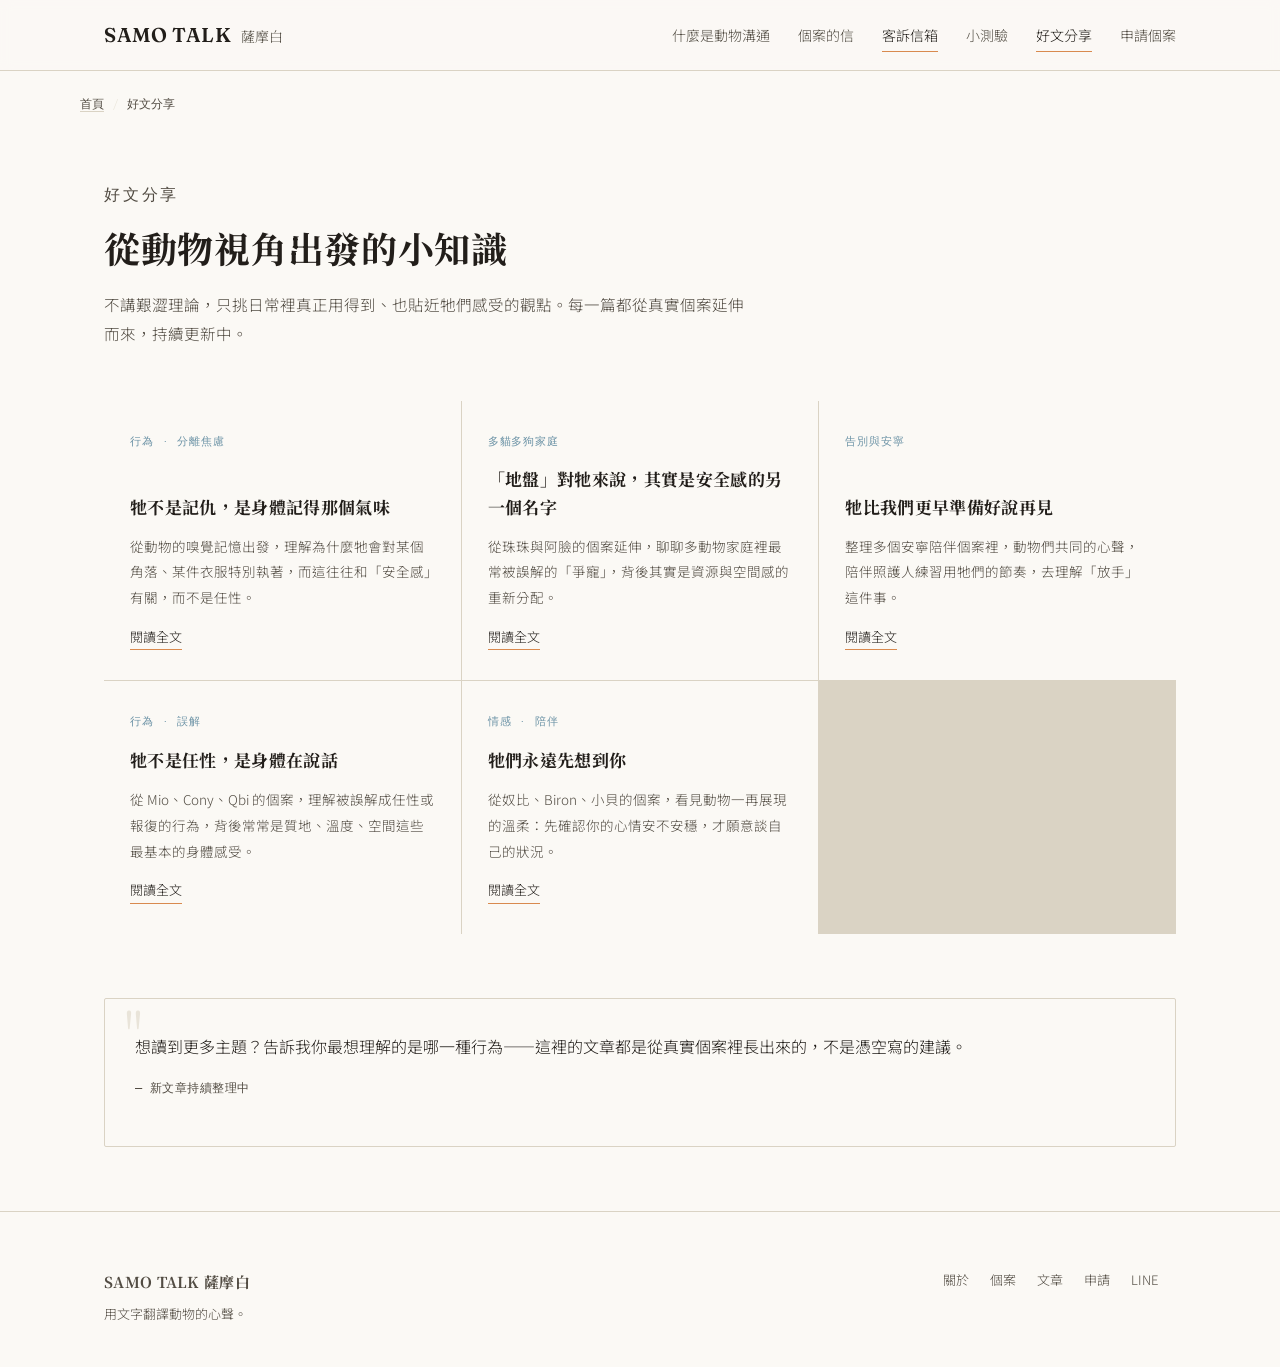
<file: articles.html>
<!DOCTYPE html>
<html lang="zh-Hant">
<head>
<meta charset="UTF-8">
<meta name="viewport" content="width=device-width, initial-scale=1.0">
<title>好文分享｜SAMO TALK 薩摩白 動物行為與情感知識庫</title>
<meta name="description" content="從動物視角出發的知識文章：嗅覺記憶與分離焦慮、多貓多狗家庭的地盤心理、安寧陪伴與告別。用貓狗兔的真實個案，理解牠們與照護人之間的情感連結。">
<link rel="canonical" href="https://samotalk.com/articles">
<meta name="twitter:card" content="summary_large_image">
<link rel="icon" type="image/png" sizes="32x32" href="/images/branding/favicon-32.png">
<link rel="icon" type="image/png" sizes="16x16" href="/images/branding/favicon-16.png">
<link rel="apple-touch-icon" href="/images/branding/apple-touch-icon.png">
<meta property="og:image" content="https://samotalk.com/images/branding/og-image.jpg">
<meta name="twitter:image" content="https://samotalk.com/images/branding/og-image.jpg">
<link rel="preconnect" href="https://fonts.googleapis.com">
<link rel="preconnect" href="https://fonts.gstatic.com" crossorigin>
<link href="https://fonts.googleapis.com/css2?family=Fraunces:ital,opsz,wght@0,9..144,400;0,9..144,500;0,9..144,600;1,9..144,500&family=Noto+Serif+TC:wght@400;600;700&family=Noto+Sans+TC:wght@300;400;500;600&family=IBM+Plex+Mono:wght@400;500&display=swap" rel="stylesheet">
<link rel="stylesheet" href="css/style.css">
<script type="application/ld+json">
{
  "@context": "https://schema.org",
  "@type": "CollectionPage",
  "name": "SAMO TALK 好文分享",
  "url": "https://samotalk.com/articles",
  "hasPart": [
    {"@type":"Article","headline":"牠不是記仇，是身體記得那個氣味","url":"https://samotalk.com/article-scent-memory"},
    {"@type":"Article","headline":"「地盤」對牠來說，其實是安全感的另一個名字","url":"https://samotalk.com/article-territory"},
    {"@type":"Article","headline":"牠比我們更早準備好說再見","url":"https://samotalk.com/article-goodbye"},
    {"@type":"Article","headline":"牠不是任性，是身體在說話","url":"https://samotalk.com/article-body-language"},
    {"@type":"Article","headline":"牠們永遠先想到你","url":"https://samotalk.com/article-always-you"}
  ]
}
</script>
<style>
/* ===== 保底修正：手機選單（不依賴 style.css） ===== */
.nav-inner{position:relative;}
.menu-toggle{display:none; flex-direction:column; justify-content:center; align-items:center; gap:5px; width:38px; height:38px; border:1px solid #DAD3C4; border-radius:50%; background:#FBF9F5; cursor:pointer; flex:none; padding:0;}
.menu-toggle span{display:block; width:16px; height:1.5px; background:#221E1A; transition:transform .2s ease, opacity .2s ease;}
.menu-toggle.is-open span:nth-child(1){transform:translateY(6.5px) rotate(45deg);}
.menu-toggle.is-open span:nth-child(2){opacity:0;}
.menu-toggle.is-open span:nth-child(3){transform:translateY(-6.5px) rotate(-45deg);}
@media (max-width:760px){
  .menu-toggle{display:flex;}
  nav.links{display:none; position:absolute; top:100%; left:0; right:0; z-index:50; flex-direction:column; gap:0; background:#FBF9F5; border-bottom:1px solid #DAD3C4; box-shadow:0 16px 28px rgba(34,30,26,.08); padding:6px 24px 14px;}
  nav.links.open{display:flex;}
  nav.links a{padding:14px 2px; border-bottom:1px solid #DAD3C4; font-size:15.5px;}
  nav.links a:last-child{border-bottom:0;}
}
</style>
</head>
<body>

<header class="site">
  <div class="nav-inner">
    <a href="/" class="brand">
      <span class="mark">SAMO TALK</span>
      <span class="cn">薩摩白</span>
    </a>
    <nav class="links" id="navLinks">
      <a href="/#about">什麼是動物溝通</a>
      <a href="/cases">個案的信</a>
      <a href="/complaints" class="active">客訴信箱</a>
      <a href="/#quiz">小測驗</a>
      <a href="/articles" class="active">好文分享</a>
      <a href="/#apply">申請個案</a>
    </nav>
    <button class="menu-toggle" id="menuToggle" type="button" aria-label="開啟選單" aria-expanded="false" aria-controls="navLinks" onclick="var n=document.getElementById('navLinks');var o=n.classList.toggle('open');this.classList.toggle('is-open',o);this.setAttribute('aria-expanded',o?'true':'false');">
      <span></span><span></span><span></span>
    </button>
  </div>
</header>

<div class="wrap crumb"><a href="/">首頁</a><span>/</span>好文分享</div>

<main>
  <section class="tight">
    <div class="wrap">
      <div class="sec-head">
        <p class="eyebrow">好文分享</p>
        <h2>從動物視角出發的小知識</h2>
        <p>不講艱澀理論，只挑日常裡真正用得到、也貼近牠們感受的觀點。每一篇都從真實個案延伸而來，持續更新中。</p>
      </div>

      <div class="article-grid">
        <a class="article-card" href="/article-scent-memory">
          <p class="cat mono">行為 · 分離焦慮</p>
          <h3>牠不是記仇，是身體記得那個氣味</h3>
          <p>從動物的嗅覺記憶出發，理解為什麼牠會對某個角落、某件衣服特別執著，而這往往和「安全感」有關，而不是任性。</p>
          <span class="read">閱讀全文</span>
        </a>
        <a class="article-card" href="/article-territory">
          <p class="cat mono">多貓多狗家庭</p>
          <h3>「地盤」對牠來說，其實是安全感的另一個名字</h3>
          <p>從珠珠與阿臉的個案延伸，聊聊多動物家庭裡最常被誤解的「爭寵」，背後其實是資源與空間感的重新分配。</p>
          <span class="read">閱讀全文</span>
        </a>
        <a class="article-card" href="/article-goodbye">
          <p class="cat mono">告別與安寧</p>
          <h3>牠比我們更早準備好說再見</h3>
          <p>整理多個安寧陪伴個案裡，動物們共同的心聲，陪伴照護人練習用牠們的節奏，去理解「放手」這件事。</p>
          <span class="read">閱讀全文</span>
        </a>
        <a class="article-card" href="/article-body-language">
          <p class="cat mono">行為 · 誤解</p>
          <h3>牠不是任性，是身體在說話</h3>
          <p>從 Mio、Cony、Qbi 的個案，理解被誤解成任性或報復的行為，背後常常是質地、溫度、空間這些最基本的身體感受。</p>
          <span class="read">閱讀全文</span>
        </a>
        <a class="article-card" href="/article-always-you">
          <p class="cat mono">情感 · 陪伴</p>
          <h3>牠們永遠先想到你</h3>
          <p>從奴比、Biron、小貝的個案，看見動物一再展現的溫柔：先確認你的心情安不安穩，才願意談自己的狀況。</p>
          <span class="read">閱讀全文</span>
        </a>
      </div>

      <div class="voice-card" style="margin-top:64px;">
        <p>想讀到更多主題？告訴我你最想理解的是哪一種行為——這裡的文章都是從真實個案裡長出來的，不是憑空寫的建議。</p>
        <p class="who">— 新文章持續整理中</p>
      </div>
    </div>
  </section>
</main>

<footer>
  <div class="wrap footer-inner">
    <div>
      <p class="serif" style="margin:0 0 6px; font-size:15px;">SAMO TALK 薩摩白</p>
      <p style="margin:0;">用文字翻譯動物的心聲。</p>
    </div>
    <div>
      <a href="/#about">關於</a>
      <a href="/cases">個案</a>
      <a href="/articles">文章</a>
      <a href="/#apply">申請</a>
      <a href="https://line.me/R/ti/p/@103qjjuy" target="_blank" rel="noopener">LINE</a>
    </div>
  </div>
</footer>

<script src="js/main.js"></script>
</body>
</html>
</file>
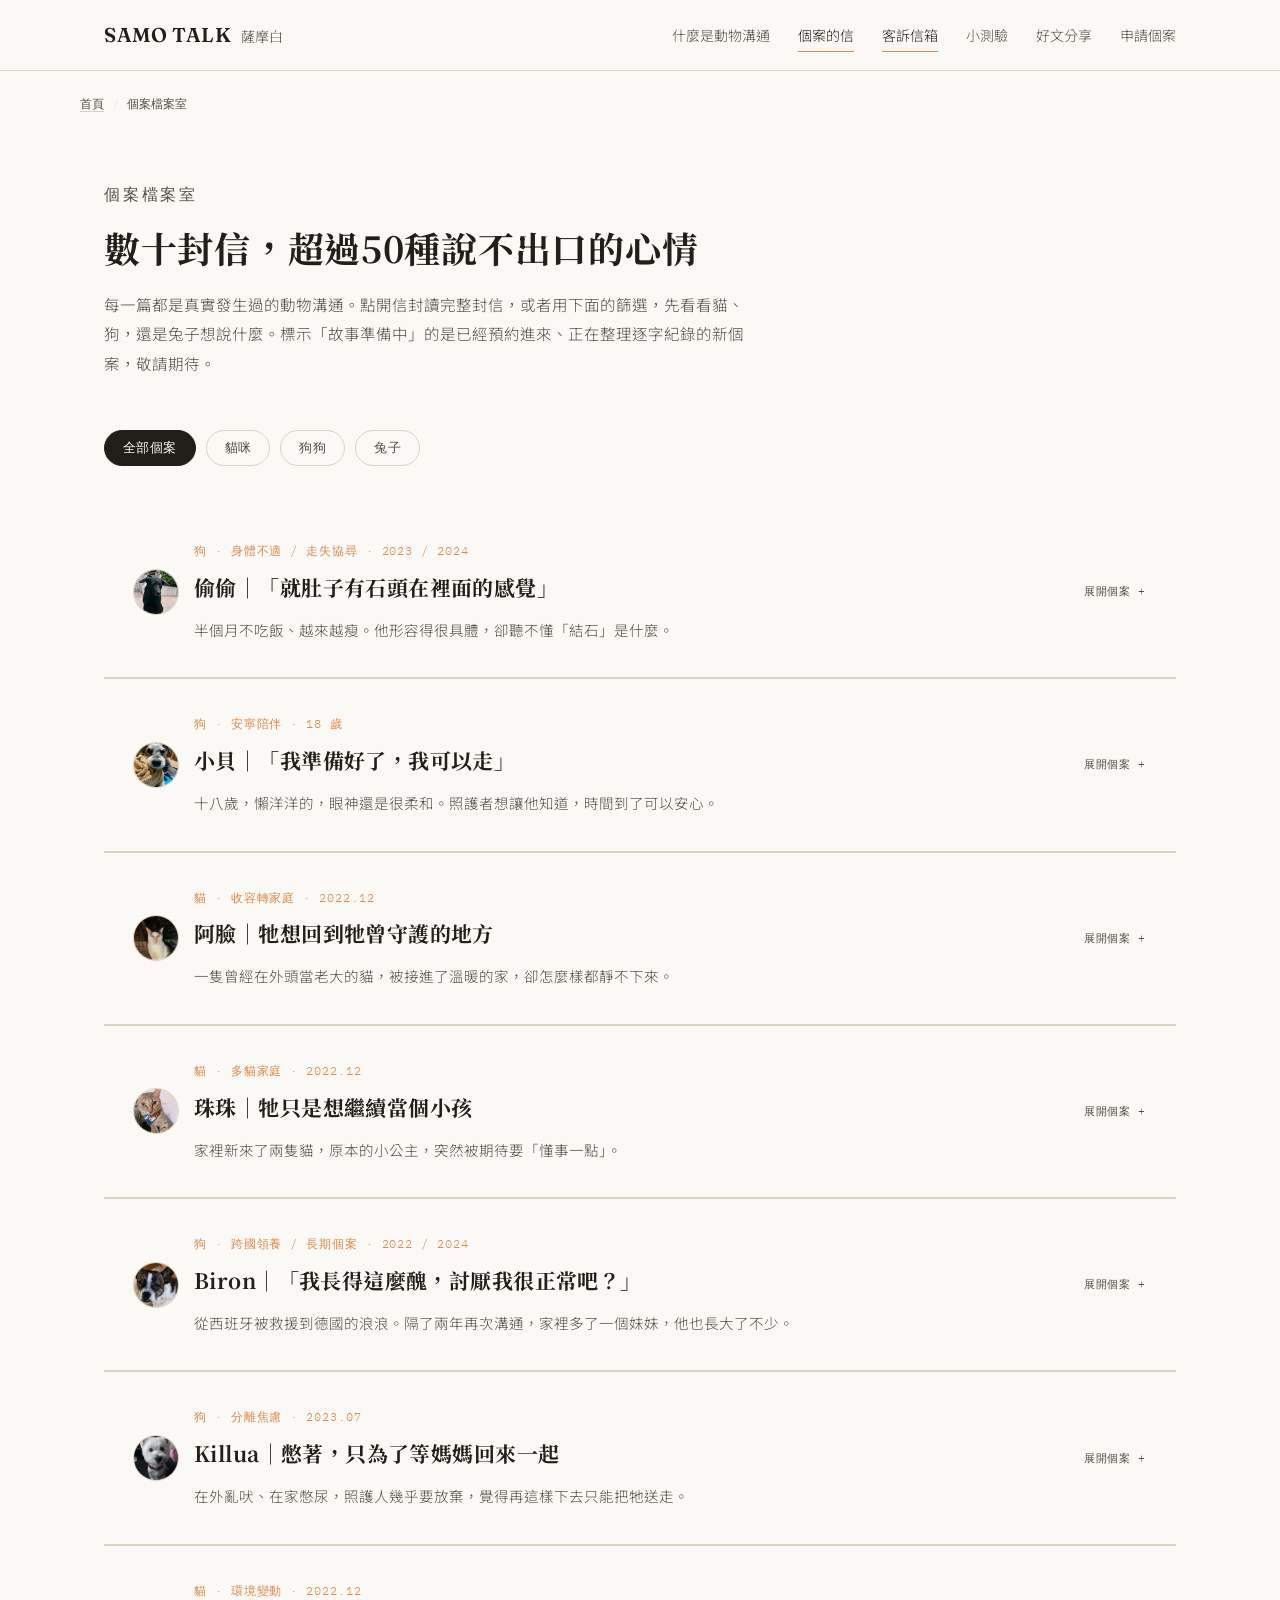
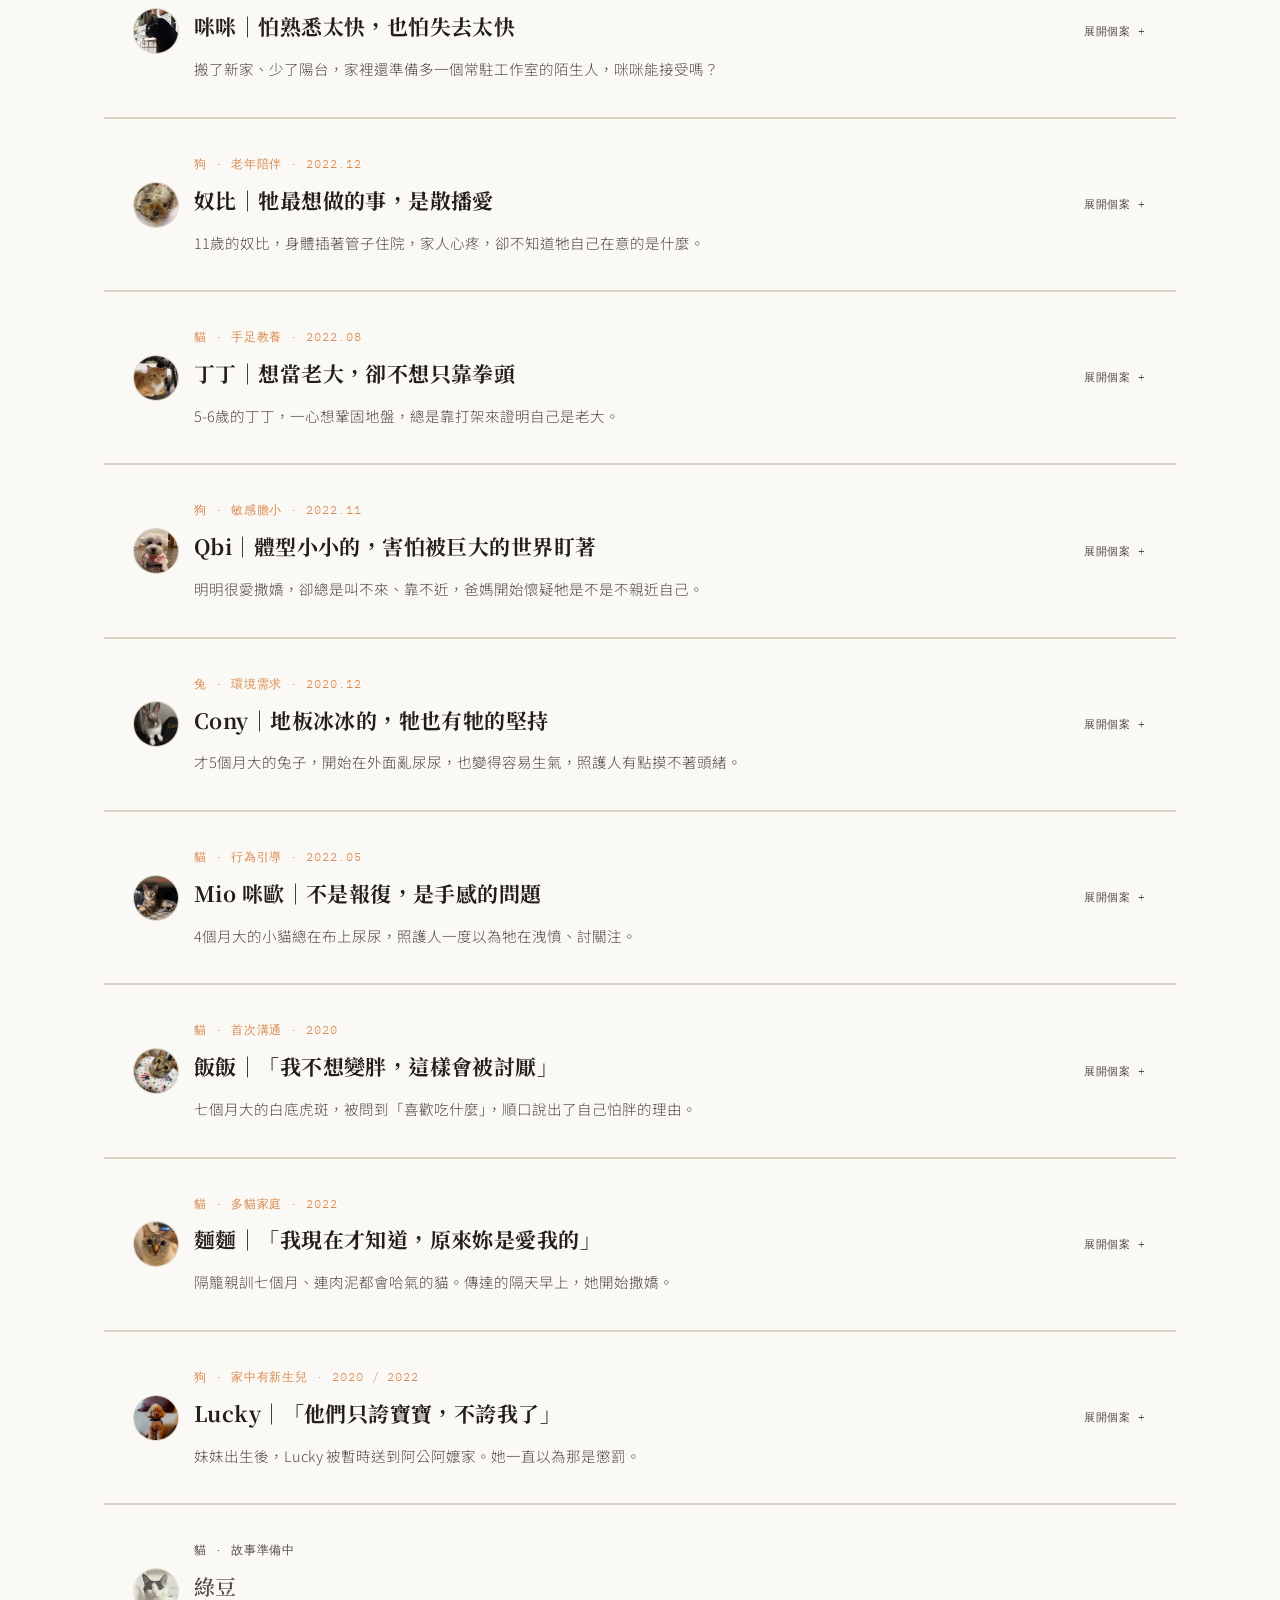
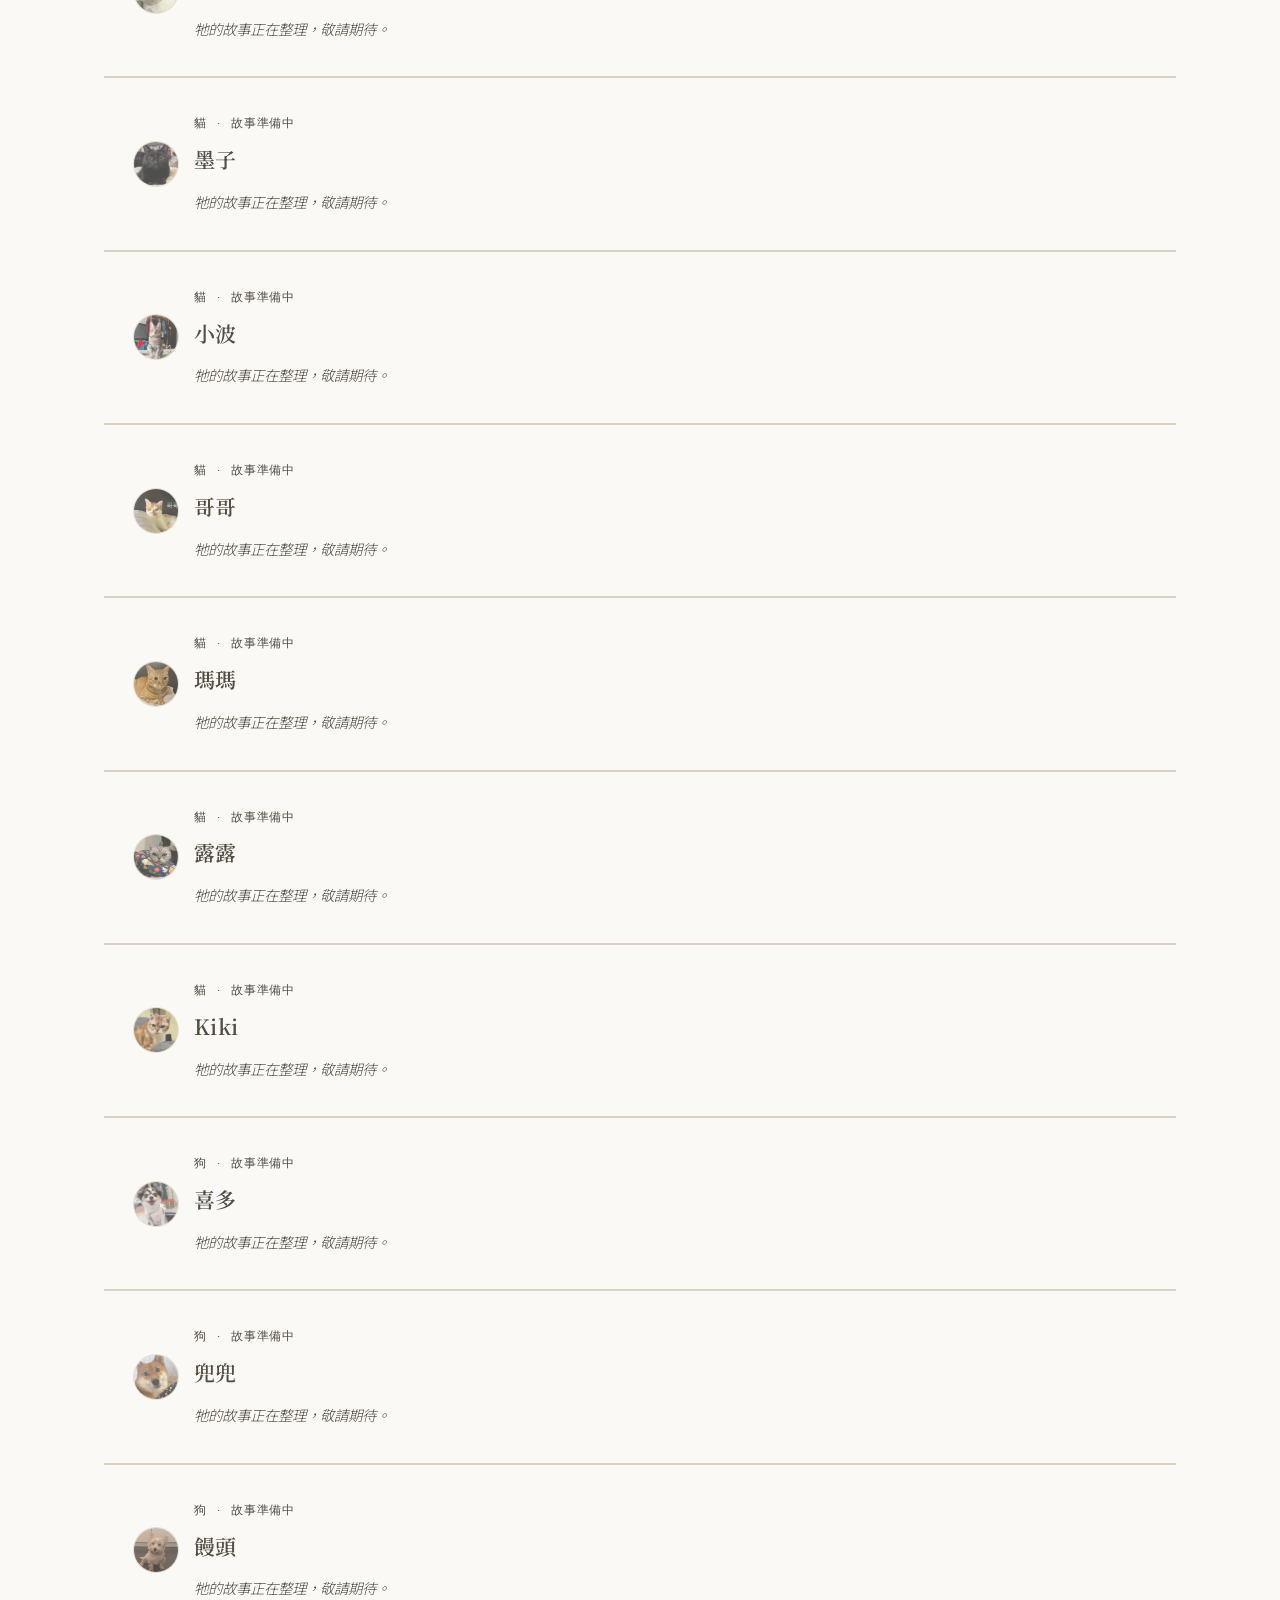
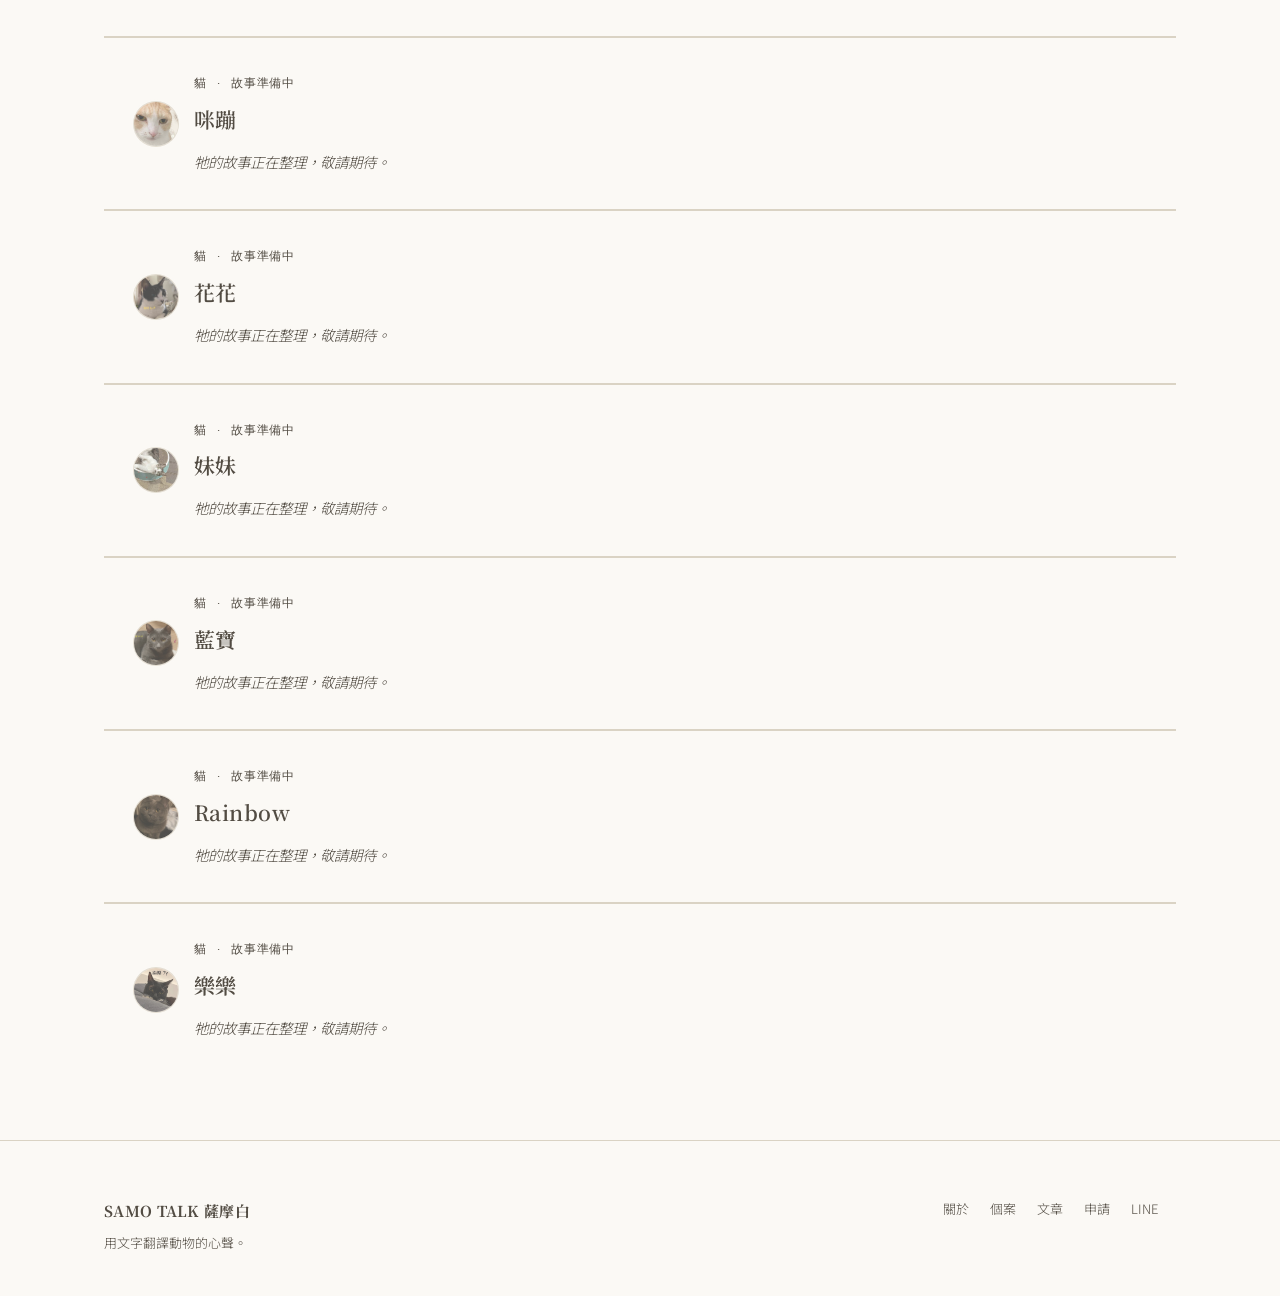
<file: cases.html>
<!DOCTYPE html>
<html lang="zh-Hant">
<head>
<meta charset="UTF-8">
<meta name="viewport" content="width=device-width, initial-scale=1.0">
<title>個案檔案室｜SAMO TALK 薩摩白 動物溝通個案故事</title>
<meta name="description" content="超過50篇真實動物溝通個案故事：走失協尋、安寧陪伴、多貓多狗家庭、跨國領養等。用貓、狗、兔子的第一人稱視角，看見牠們與照護人之間說不出口的情感。">
<link rel="canonical" href="https://samotalk.com/cases">
<meta property="og:title" content="個案檔案室｜SAMO TALK 薩摩白">
<meta property="og:description" content="超過50篇真實動物溝通個案故事，貓狗兔的第一人稱視角。">
<meta property="og:type" content="website">
<meta name="twitter:card" content="summary_large_image">
<link rel="icon" type="image/png" sizes="32x32" href="/images/branding/favicon-32.png">
<link rel="icon" type="image/png" sizes="16x16" href="/images/branding/favicon-16.png">
<link rel="apple-touch-icon" href="/images/branding/apple-touch-icon.png">
<meta property="og:image" content="https://samotalk.com/images/branding/og-image.jpg">
<meta name="twitter:image" content="https://samotalk.com/images/branding/og-image.jpg">
<link rel="preconnect" href="https://fonts.googleapis.com">
<link rel="preconnect" href="https://fonts.gstatic.com" crossorigin>
<link href="https://fonts.googleapis.com/css2?family=Fraunces:ital,opsz,wght@0,9..144,400;0,9..144,500;0,9..144,600;1,9..144,500&family=Noto+Serif+TC:wght@400;600;700&family=Noto+Sans+TC:wght@300;400;500;600&family=IBM+Plex+Mono:wght@400;500&display=swap" rel="stylesheet">
<link rel="stylesheet" href="css/style.css">
<script type="application/ld+json">
{
  "@context": "https://schema.org",
  "@type": "BreadcrumbList",
  "itemListElement": [
    {"@type":"ListItem","position":1,"name":"首頁","item":"https://samotalk.com/"},
    {"@type":"ListItem","position":2,"name":"個案檔案室","item":"https://samotalk.com/cases"}
  ]
}
</script>
<script>function handlePhotoError(img){ if(img && img.parentElement){ img.parentElement.classList.add('photo-fallback'); } if(img) img.remove(); }</script>
<style>
/* ===== 保底修正：手機選單 + 個案卡片排版（不依賴 style.css） ===== */
.nav-inner{position:relative;}
.menu-toggle{display:none; flex-direction:column; justify-content:center; align-items:center; gap:5px; width:38px; height:38px; border:1px solid #DAD3C4; border-radius:50%; background:#FBF9F5; cursor:pointer; flex:none; padding:0;}
.menu-toggle span{display:block; width:16px; height:1.5px; background:#221E1A; transition:transform .2s ease, opacity .2s ease;}
.menu-toggle.is-open span:nth-child(1){transform:translateY(6.5px) rotate(45deg);}
.menu-toggle.is-open span:nth-child(2){opacity:0;}
.menu-toggle.is-open span:nth-child(3){transform:translateY(-6.5px) rotate(-45deg);}
@media (max-width:760px){
  .menu-toggle{display:flex;}
  nav.links{display:none; position:absolute; top:100%; left:0; right:0; z-index:50; flex-direction:column; gap:0; background:#FBF9F5; border-bottom:1px solid #DAD3C4; box-shadow:0 16px 28px rgba(34,30,26,.08); padding:6px 24px 14px;}
  nav.links.open{display:flex;}
  nav.links a{padding:14px 2px; border-bottom:1px solid #DAD3C4; font-size:15.5px;}
  nav.links a:last-child{border-bottom:0;}
}
</style>
</head>
<body>

<header class="site">
  <div class="nav-inner">
    <a href="/" class="brand">
      <span class="mark">SAMO TALK</span>
      <span class="cn">薩摩白</span>
    </a>
    <nav class="links" id="navLinks">
      <a href="/#about">什麼是動物溝通</a>
      <a href="/cases" class="active">個案的信</a>
      <a href="/complaints" class="active">客訴信箱</a>
      <a href="/#quiz">小測驗</a>
      <a href="/articles">好文分享</a>
      <a href="/#apply">申請個案</a>
    </nav>
    <button class="menu-toggle" id="menuToggle" type="button" aria-label="開啟選單" aria-expanded="false" aria-controls="navLinks" onclick="var n=document.getElementById('navLinks');var o=n.classList.toggle('open');this.classList.toggle('is-open',o);this.setAttribute('aria-expanded',o?'true':'false');">
      <span></span><span></span><span></span>
    </button>
  </div>
</header>

<div class="wrap crumb"><a href="/">首頁</a><span>/</span>個案檔案室</div>

<main>
  <section class="tight">
    <div class="wrap">
      <div class="sec-head">
        <p class="eyebrow">個案檔案室</p>
        <h2>數十封信，超過50種說不出口的心情</h2>
        <p>每一篇都是真實發生過的動物溝通。點開信封讀完整封信，或者用下面的篩選，先看看貓、狗，還是兔子想說什麼。標示「故事準備中」的是已經預約進來、正在整理逐字紀錄的新個案，敬請期待。</p>
      </div>

      <div class="filter-row">
        <button class="filter-btn active" data-filter="all">全部個案</button>
        <button class="filter-btn" data-filter="貓">貓咪</button>
        <button class="filter-btn" data-filter="狗">狗狗</button>
        <button class="filter-btn" data-filter="兔">兔子</button>
      </div>

      <div class="case-list">

        <!-- 1 偷偷 -->
<details class="case" data-tags="狗">
  <summary>
    <div class="case-photo">
      <img src="images/cases/toutou.jpg" alt="偷偷的照片" loading="lazy" onerror="handlePhotoError(this)">
    </div>

    <div class="case-meta">
      <p class="case-tag mono">狗 · 身體不適 / 走失協尋 · 2023 / 2024</p>
      <h3 class="case-name">偷偷｜「就肚子有石頭在裡面的感覺」</h3>
      <p class="case-teaser">半個月不吃飯、越來越瘦。他形容得很具體，卻聽不懂「結石」是什麼。</p>
    </div>
    <span class="case-toggle mono"></span>
  </summary>

  <div class="case-body">
    <div class="letter">

      <ul class="voice-key mono">
        <li><span class="dot dot-pet"></span>毛孩說的話</li>
        <li><span class="dot dot-caregiver"></span>照護者說的話</li>
        <li><span class="dot dot-communicator"></span>溝通師說的話</li>
      </ul>

      <p class="case-tag mono">2023 · 身體不適</p>

      <div class="voice voice-caregiver">
        <span class="voice-label mono">照護者</span>
        <p>「偷偷最近這半個月都不吃飯，越來越瘦。想要了解偷偷在想什麼。」</p>
      </div>

      <p>一連上線，偷偷就緩緩地走過來，乖乖地坐在身邊，就是「我來了」這樣的感覺。沒有感覺到太多的情緒，但是有種疲憊感，似乎在承受著什麼不舒服。</p>

      <div class="voice voice-communicator">
        <span class="voice-label mono">薩摩白</span>
        <p>你的主人說最近你都不怎麼吃飯，變得很瘦，想聽聽看你的想法。</p>
      </div>

      <div class="voice voice-pet">
        <span class="voice-label mono">偷偷</span>
        <p class="quote-line">「就肚子有石頭在裡面的感覺，在裡面動來動去的不舒服，有時候會硬硬痛痛的。」</p>
      </div>

      <div class="voice voice-communicator">
        <span class="voice-label mono">薩摩白</span>
        <p>你覺得是有辦法治癒的嗎？我可以做什麼來幫助你減輕疼痛嗎？</p>
      </div>

      <div class="voice voice-pet">
        <span class="voice-label mono">偷偷</span>
        <p>「是也還好，就是有吃下石頭掉在裡面的感覺。你剛剛幫我做了靈療，有緩和一點，但是沒什麼用。」</p>
        <p>「不會死啦。我雖然年紀比較大了，但我還有好幾年可以活呢。只是最近食慾不振，不怎麼想吃東西，吃東西會有石頭在肚子，所以沒什麼力氣。」</p>
      </div>

      <div class="voice voice-communicator">
        <span class="voice-label mono">薩摩白</span>
        <p>那喝水還會痛嗎？</p>
      </div>

      <div class="voice voice-pet">
        <span class="voice-label mono">偷偷</span>
        <p>「喝水可以，喝下去不會痛，石頭會浮起來所以會舒服一點。只是食慾不振不想吃東西，吃東西石頭會掉下去就會怪怪的，所以不想吃很多。」</p>
      </div>

      <div class="voice voice-communicator">
        <span class="voice-label mono">薩摩白</span>
        <p>是結石嗎？</p>
      </div>

      <div class="voice voice-pet">
        <span class="voice-label mono">偷偷</span>
        <p>「那是什麼東西？我不懂你的意思。」</p>
      </div>

      <div class="voice voice-communicator">
        <span class="voice-label mono">薩摩白</span>
        <p>動物不會用醫學名詞思考。偷偷描述得出「硬硬的、動來動去、喝水會浮起來」，卻完全聽不懂「結石」——這正好說明，牠給的是感受，不是診斷。</p>
        <p class="voice-note">重要提醒：半個月食慾不振、體重下降、腹部有硬感或壓痛，都是需要立即就醫的訊號。這次溝通的內容已經全數轉達給照護者，並強烈建議安排獸醫檢查與影像判讀。動物溝通不能診斷疾病，也不能取代任何醫療處置——它能做的，是讓照護者知道「哪裡不舒服、什麼時候比較舒服」，帶著這些描述去問醫生。</p>
      </div>

      <p>最後我把照護者的影像傳給他看，讓他知道是誰委託我來的。</p>

      <div class="voice voice-pet">
        <span class="voice-label mono">偷偷</span>
        <p>「喔～是姊姊啊？她很關心我，會蹲下來問我怎麼了，摸摸我的臉，很可憐的感覺。我沒怎樣，其實就是沒吃什麼東西、力氣不夠而已，就是吃到石頭讓我的肚子不舒服。」</p>
      </div>

      <p class="case-tag mono">2024 · 走失協尋</p>

      <p>隔年，偷偷走失了。</p>

      <div class="voice voice-communicator">
        <span class="voice-label mono">薩摩白</span>
        <p>連上線時，偷偷是安全的。他趴在有濕濕草地的樹叢下休息，那個位置沒有河道，離建築物有一定距離。他會在那裡，是因為想吃吃草，然後順便看看夜空。</p>
        <p>我問他現在在哪裡，他給了我一個符號——感覺像是某個路口的交界處。</p>
      </div>

      <div class="voice voice-pet">
        <span class="voice-label mono">偷偷</span>
        <p>「我在想姊姊，想要去找姊姊散步。」</p>
        <p class="quote-line">「今天能不能不要回家？我明天會回去。」</p>
      </div>

      <div class="voice voice-communicator">
        <span class="voice-label mono">薩摩白</span>
        <p class="voice-note">關於協尋：走失溝通取得的是動物的主觀感受與片段畫面——牠形容的地貌、光線、聲音、氣味，可以幫忙縮小搜尋範圍，但無法給出座標，也不保證正確。協尋期間請務必同步進行實地搜尋、報案、張貼協尋啟事與通報動保單位，溝通只是其中一條線索，不是替代方案。</p>
      </div>
            
      <div class="voice voice-caregiver">
        <span class="voice-label mono">照護者</span>
        <p>「謝謝薩摩白的幫忙，雖然還是沒看到偷偷，希望他明天就回家了。」</p>
        <p>「溝通的內容其實讓我安心很多，至少知道他是安全的。」</p>
      </div>

      <p>隔天，偷偷回來了。</p>

    </div>
  </div>
</details>

        <!-- 2 小貝 -->
<details class="case" data-tags="狗">
  <summary>
    <div class="case-photo">
      <img src="images/cases/xiaobei.jpg" alt="小貝的照片" loading="lazy" onerror="handlePhotoError(this)">
    </div>

    <div class="case-meta">
      <p class="case-tag mono">狗 · 安寧陪伴 · 18 歲</p>
      <h3 class="case-name">小貝｜「我準備好了，我可以走」</h3>
      <p class="case-teaser">十八歲，懶洋洋的，眼神還是很柔和。照護者想讓他知道，時間到了可以安心。</p>
    </div>
    <span class="case-toggle mono"></span>
  </summary>

  <div class="case-body">
    <div class="letter">

      <ul class="voice-key mono">
        <li><span class="dot dot-pet"></span>毛孩說的話</li>
        <li><span class="dot dot-caregiver"></span>照護者說的話</li>
        <li><span class="dot dot-communicator"></span>溝通師說的話</li>
      </ul>

      <p>小貝十八歲了。連上線的時候，他懶洋洋的，眼神還是很柔和，全心全意地感受著生命，平靜地愛著身邊的人事物。</p>

      <p>這次委託的內容，和大部分的個案都不一樣。照護者不是要問什麼，是要說一句話。</p>

      <div class="voice voice-caregiver">
        <span class="voice-label mono">照護者</span>
        <p>「希望小貝知道，他只要覺得時間到了，就可以安心地離去，不用擔心我們，也不用熬著病痛。順著時間一起走完最後的日子，可以無憂無慮地去到另一個世界。」</p>
      </div>

      <div class="voice voice-communicator">
        <span class="voice-label mono">薩摩白</span>
        <p>小貝最近身體好嗎？有沒有不舒服的地方呢？</p>
      </div>

      <div class="voice voice-pet">
        <span class="voice-label mono">小貝</span>
        <p>「我的身體很 OK 喔，有點懶洋洋的，睡得比較多，很平靜，有點溫溫熱熱的，很舒服。」</p>
      </div>

      <div class="voice voice-communicator">
        <span class="voice-label mono">薩摩白</span>
        <p>那還吃得下飯嗎？感覺胃口怎麼樣？</p>
      </div>

      <div class="voice voice-pet">
        <span class="voice-label mono">小貝</span>
        <p>「飯吃一點點，很好吃，很快就吃飽了。」</p>
        <p>「我覺得現在需要的是睡覺，讓我多補充一點體力，可以好好看看這個家，聽聽家人們的聲音，感受家裡的一切。在最後的時光裡多多留意一些家裡的小細節，這可以讓我很開心。」</p>
      </div>

      <p>然後我把照護者的話，一字一句傳給他。</p>

      <div class="voice voice-communicator">
        <span class="voice-label mono">薩摩白</span>
        <p>馬麻希望你知道，如果你覺得時間到了，你可以放心地離開。她不希望你覺得不舒服或是疼痛，她答應你不會再帶你去醫院打針讓你感到害怕，她只希望你可以舒舒服服地過完剩下的日子，沒有煩惱地度過餘生，好好地窩在家。</p>
      </div>

      <div class="voice voice-pet">
        <span class="voice-label mono">小貝</span>
        <p>「打針最痛了，我覺得去完一次醫院我就要復原好久好久，會一直睡。」</p>
        <p>「但是不用擔心我。我喜歡現在的溫度和環境，我喜歡陪在他們身邊。雖然還是會想念，但是我已經準備好了。」</p>
        <p class="quote-line">「謝謝收留我，我很喜歡這個家。我準備好了，我可以走。變成靈體後我會很輕鬆，我也會偶爾回來看看。不用擔心，我是小貝～」</p>
      </div>

      <div class="voice voice-communicator">
        <span class="voice-label mono">薩摩白</span>
        <p>最後我給了小貝一些補充的能量，讓他在需要的時候可以使用——讓他有時間說再見，安心舒服地，成為小貝。</p>
        <p class="voice-note">說明：安寧階段的溝通不處理醫療決策。任何關於用藥、止痛、餵食或安樂死的判斷，都請與主治獸醫討論。這次溝通做的，只是把一句「你可以走了」好好地送到他那邊。</p>
      </div>

      <p>謝謝小貝。</p>

    </div>
  </div>
</details>

        <!-- 3 阿臉 -->
        <details class="case" data-tags="貓">
          <summary>
            <div class="case-photo">
              <img src="images/cases/alian.jpg" alt="阿臉的照片" loading="lazy" onerror="handlePhotoError(this)">
            </div>
           
            <div class="case-meta">
              <p class="case-tag mono">貓 · 收容轉家庭 · 2022.12</p>
              <h3 class="case-name">阿臉｜牠想回到牠曾守護的地方</h3>
              <p class="case-teaser">一隻曾經在外頭當老大的貓，被接進了溫暖的家，卻怎麼樣都靜不下來。</p>
            </div>
            <span class="case-toggle mono"></span>
          </summary>
          <div class="case-body">
            <div class="letter">
              <p>阿臉在外面生活了很久，是那一帶的老大，也是「擋在前面」的那一個。被接進家裡之後，牠吃得好、睡得好，卻每晚固定嘶吼、撞籠子，家人一度以為牠不喜歡這個家。</p>
              <p>牠說不是不喜歡——是還放不下街上那群曾經一起取暖的孩子，沒有人在外面幫牠們擋了。牠也第一次說出，被關起來這件事，讓牠覺得自己出不去了、幫不上忙了。</p>
              <p class="quote-line">「他們對我很好，會給我吃的、安撫我，但如果我住下來了，我就出不去了——我在外面已經很習慣了。」</p>
              <p>這場溝通後來談的不是「牠愛不愛這個家」，而是牠需要被賦予一個「還有點自主權」的角色：知道自己在這裡不是被收編，而是被邀請。這對很多從街頭進入家庭的動物來說，是同一種心情。</p>
            </div>
          </div>
        </details>

        <!-- 4 珠珠 -->
        <details class="case" data-tags="貓">
          <summary>
            <div class="case-photo">
              <img src="images/cases/zhuzhu.jpg" alt="珠珠的照片" loading="lazy" onerror="handlePhotoError(this)">
            </div>
           
            <div class="case-meta">
              <p class="case-tag mono">貓 · 多貓家庭 · 2022.12</p>
              <h3 class="case-name">珠珠｜牠只是想繼續當個小孩</h3>
              <p class="case-teaser">家裡新來了兩隻貓，原本的小公主，突然被期待要「懂事一點」。</p>
            </div>
            <span class="case-toggle mono"></span>
          </summary>
          <div class="case-body">
            <div class="letter">
              <p>珠珠是個對愛很敏感的孩子，連線上的瞬間就跑到跟前，問「你找我嗎」「你喜歡我哪裡可愛呢」。但這次牠的語氣裡，第一次出現了不安。</p>
              <p>家裡新來了兩隻貓之後，牠突然覺得自己被要求「當大姊姊」——要包容、要禮讓、要負責照顧新來的。牠說自己空間變小了，也不確定自己還能不能像以前一樣，理直氣壯地當個小孩。</p>
              <p class="quote-line">「不要叫我照顧他，把我們兩個當成同樣的年紀來看就好，我只想做我自己，我想撒嬌也想調皮。」</p>
              <p>牠不是排斥新成員，是害怕自己在這個家裡的位置被重新分配、被縮小。後來照護人調整了互動方式，特別留出只屬於珠珠的專屬時間——這種「被單獨看見」的需求，在多貓多狗家庭裡，其實比想像中更常見。</p>
            </div>
          </div>
        </details>

       <!-- 5 Biron -->
<details class="case" data-tags="狗">
  <summary>
    <div class="case-photo">
      <img src="images/cases/biron.jpg" alt="Biron的照片" loading="lazy" onerror="handlePhotoError(this)">
    </div>

    <div class="case-meta">
      <p class="case-tag mono">狗 · 跨國領養 / 長期個案 · 2022 / 2024</p>
      <h3 class="case-name">Biron｜「我長得這麼醜，討厭我很正常吧？」</h3>
      <p class="case-teaser">從西班牙被救援到德國的浪浪。隔了兩年再次溝通，家裡多了一個妹妹，他也長大了不少。</p>
    </div>
    <span class="case-toggle mono"></span>
  </summary>

  <div class="case-body">
    <div class="letter">

      <ul class="voice-key mono">
        <li><span class="dot dot-pet"></span>毛孩說的話</li>
        <li><span class="dot dot-caregiver"></span>照護者說的話</li>
        <li><span class="dot dot-communicator"></span>溝通師說的話</li>
      </ul>

      <p>Biron（發音接近「逼混」）四個月大時在西班牙街頭被救援，後來到德國落地生根。他對人類和大狗都帶著近似厭惡的警戒，時常控制不住脾氣——但那不是惡意，是保護機制的開啟。</p>

      <p>他知道自己是來學習如何愛人的。那是他這一生的任務。即便有過那樣的遭遇，他還是選擇相信人，只是有些衝動目前還無法控制，希望能獲得諒解。</p>

      <p class="case-tag mono">2022 · 第一次委託</p>

      <p>連上線的時候，Biron 有點無奈。</p>

      <div class="voice voice-pet">
        <span class="voice-label mono">Biron</span>
        <p>「又要溝通？這是第 3 次了耶，是不是我上次沒有講清楚什麼的？」</p>
      </div>

      <div class="voice voice-communicator">
        <span class="voice-label mono">薩摩白</span>
        <p>沒有啦。雖然你可以很輕易地感覺到人類的想法，但人類不擅長、也不習慣怎麼跟你們溝通，又因為很愛你，才會一直想找方法問你問題。我幫你們建立連結，你可以幫他們解決煩惱。</p>
      </div>

      <div class="voice voice-pet">
        <span class="voice-label mono">Biron</span>
        <p>「這樣喔？好吧。那你要問什麼就問吧。」</p>
      </div>

      <div class="voice voice-caregiver">
        <span class="voice-label mono">照護者</span>
        <p>「喜歡新家嗎？自己一隻狗在家會不會不習慣？」</p>
      </div>

      <div class="voice voice-pet">
        <span class="voice-label mono">Biron</span>
        <p>「不會啊！我本來的任務就是好好地愛人，學會如何去愛他們，所以不會覺得無聊。不過人類好像蠻常覺得無聊的。」</p>
        <p>「好奇怪，為什麼要一直問我喜不喜歡？以前住的地方很好，現在住的地方也很好喔！」</p>
        <p class="quote-line">「只要有他們在的地方就是我的家，我也會好好愛我們的家。」</p>
      </div>

      <div class="voice voice-caregiver">
        <span class="voice-label mono">照護者</span>
        <p>「為什麼都對別的狗不是很友善？」</p>
      </div>

      <div class="voice voice-pet">
        <span class="voice-label mono">Biron</span>
        <p>「我討厭大狗啊！但小的狗我又看不上。我為什麼要對他們友善？我的任務只有學會愛人而已啊。」</p>
        <p>「他們有時候會對別的狗很好，去摸他們，我看在眼裡就覺得吃味，覺得他們是不是因為不喜歡我，才會喜歡別的狗。那我就會發脾氣！」</p>
      </div>

      <div class="voice voice-communicator">
        <span class="voice-label mono">薩摩白</span>
        <p>他們喜歡別的狗狗，不代表不愛你喔。那你希望他們怎麼帶你跟其他動物交朋友呢？</p>
      </div>

      <div class="voice voice-pet">
        <span class="voice-label mono">Biron</span>
        <p>「我想要他們一進到別隻狗的地方時，多看看我、不要一直看別人。先跟我說他們是誰，然後我應該要怎麼做，帶我走一走認識一下。」</p>
        <p>「然後站在我這邊教我、指導我，這樣我會知道他們是想要我變好，願意教我怎麼做。」</p>
      </div>

      <div class="voice voice-caregiver">
        <span class="voice-label mono">照護者</span>
        <p>「還會不會怕小孩？」</p>
      </div>

      <div class="voice voice-pet">
        <span class="voice-label mono">Biron</span>
        <p>「小孩看到我是蠻興奮的啦，但是我看到他們不是很興奮。他們的手摸得很急，我比較喜歡陌生人慢慢地摸。」</p>
        <p>「如果我跟小孩相處得好，人類是不是也比較好相處？雖然這不是我的任務，但如果這樣對把拔馬麻比較好，那我會給小孩摸、跟他們玩。」</p>
      </div>

      <div class="voice voice-communicator">
        <span class="voice-label mono">薩摩白</span>
        <p>小孩也是人類啊？你剛才不是說你這生的任務是要學會愛人？</p>
      </div>

      <div class="voice voice-pet">
        <span class="voice-label mono">Biron</span>
        <p>「小孩也是人類？我以為他們是別的動物！」（豁然開朗樣）</p>
        <p>「那好吧，我也會愛他們。」</p>
      </div>

      <p>那次溝通的最後，我問他有沒有什麼想說的。</p>

      <div class="voice voice-pet">
        <span class="voice-label mono">Biron</span>
        <p>「我希望他們可以不要擔心我。有他們在一直都是我的安全感。他們很常帶我出去旅遊，我看過很多風景，我也踩過很多地板。」</p>
        <p>「我知道還有很多狗狗不是像我這麼幸福。我很幸福，也很謝謝他們一直包容我的不安和衝動。我希望我們一直都是一家人。我愛他們！」</p>
      </div>

      <p class="case-tag mono">2024.08.08 · 兩年後</p>

      <p>兩年後再次遇到 Biron，情緒上又長大了一點，是個處處為他人著想的孩子。只是他照著人類相處模式做出來的行為，容易讓人誤解他在兇別人——而他自己的解釋一直都是同一句：我長得這麼醜，討厭我是很正常的吧。</p>

      <p>這兩年間，家裡多了一個真正的妹妹。</p>

      <div class="voice voice-communicator">
        <span class="voice-label mono">薩摩白</span>
        <p>Biron 知道最近媽媽不在家都去哪裡了嗎？</p>
      </div>

      <div class="voice voice-pet">
        <span class="voice-label mono">Biron</span>
        <p>「我知道馬麻最近身體不舒服，常常跑廁所，跑著跑著就跑到門外去了。」</p>
        <p>「她有跟我說有妹妹會從肚子出來，所以會有一顆球掉出來，要我好好地陪她玩、照顧這個妹妹。」</p>
        <p class="quote-line">「馬麻那陣子都有一個奶味，鹹鹹甜甜的說不上來是什麼味道，但我知道那個是妹妹的味道。」</p>
      </div>

      <div class="voice voice-communicator">
        <span class="voice-label mono">薩摩白</span>
        <p>那你現在還會怕小孩嗎？記得之前你說過小孩很難搞，你不懂小孩為什麼是這樣的生物。</p>
      </div>

      <div class="voice voice-pet">
        <span class="voice-label mono">Biron</span>
        <p>「我只是看他們平常都在尖叫，然後跑來跑去，互相撲倒，所以我也對他們尖叫、撲倒他們。可是他們都不是很喜歡我這樣做——可能我長得很醜吧，明明他們就是這樣相處的啊。」</p>
      </div>

      <div class="voice voice-communicator">
        <span class="voice-label mono">薩摩白</span>
        <p>小朋友的確是這樣沒錯（無奈）。但是狗狗的聲音比較大、力氣比較大，對小朋友來說就會覺得害怕。你們都沒有惡意，都是想跟對方玩，只是都用了不對的方式。</p>
      </div>

      <p>那陣子馬麻的妹妹來家裡幫忙，Biron 每天晚上都跑去跟她睡，不跟把拔馬麻睡了。照護者想知道為什麼。</p>

      <div class="voice voice-pet">
        <span class="voice-label mono">Biron</span>
        <p>「馬麻那幾個晚上都睡不好，我怕我吵到她，就都跟妹妹一起睡。我希望馬麻可以睡好、有健康的身體。」</p>
        <p>「而且我跟妹妹一起睡，馬麻就可以不用那麼早起準備我的東西。我有妹妹可以用，我找她就好～」</p>
      </div>

      <p>接著問到，每次去公婆家住完，回家後總會鬧肚子。</p>

      <div class="voice voice-pet">
        <span class="voice-label mono">Biron</span>
        <p>「我常常有被拋棄的感覺，我怕我長得這麼醜，他們最後還是會選擇不要我，畢竟長這麼醜大家都不喜歡嘛。」</p>
        <p>「我去他們兩位老人家那裡住，我也怕我玩太大，他們太老了，可能會不喜歡我這樣做，所以我盡可能不要太躁動。」</p>
        <p class="quote-line">「但每次看到馬麻他們來接我回去，我就很開心、超開心，然後一個放鬆就稀哩嘩啦噗～」</p>
      </div>

      <div class="voice voice-communicator">
        <span class="voice-label mono">薩摩白</span>
        <p>原來不是住在那邊不舒服啊？</p>
      </div>

      <div class="voice voice-pet">
        <span class="voice-label mono">Biron</span>
        <p>「兩老都對我很好啊，吃很好也有散步。我只是擔心他們會不喜歡醜狗狗，這也很正常啦！」</p>
      </div>

      <div class="voice voice-communicator">
        <span class="voice-label mono">薩摩白</span>
        <p>他們都很喜歡你啊！而且你一點都不醜，他們覺得你很可愛啦。</p>
      </div>

      <div class="voice voice-pet">
        <span class="voice-label mono">Biron</span>
        <p>「他們覺得我很可愛？」（疑惑）（眼睛發亮）</p>
        <p>「真的覺得我這樣可愛嗎？」（不解又開心的表情）</p>
        <p>「他們覺得我很可愛？」（開心得到驗證，但又很疑惑這到底是不是真的）</p>
      </div>

      <div class="voice voice-caregiver">
        <span class="voice-label mono">照護者</span>
        <p>「有什麼話想對我們說？」</p>
      </div>

      <div class="voice voice-pet">
        <span class="voice-label mono">Biron</span>
        <p>「我一直以來都生活得很開心，我很幸福可以成為這個家的一份子。」</p>
        <p class="quote-line">「現在我也有妹妹了，我也可以像馬麻一樣照顧別人。如果能幫她分擔一些工作我就會去做，如果有需要我的地方也可以隨時告訴我。」</p>
        <p>「我很愛這個家，我也會守護這個家。能在這裡長大真的是太好了～」</p>
      </div>

      <div class="voice voice-caregiver">
        <span class="voice-label mono">照護者</span>
        <p>「可以請 Biron 對來家裡的客人友善一點嗎？每次有人來他就會一直叫又撲人。」</p>
      </div>

      <div class="voice voice-pet">
        <span class="voice-label mono">Biron</span>
        <p>「因為馬麻也是一見到人家就熱情地撲上去，把拔也會大聲問好啊。所以我覺得我也應該要這麼做——一見面就要大聲問好，然後撲上去抱抱，幫他們做好面子！我是一個乖孩子！」</p>
      </div>

      <div class="voice voice-communicator">
        <span class="voice-label mono">薩摩白</span>
        <p>那你可以學習等待，還有問好的順序。客人來訪的時候，先讓馬麻他們打完招呼、說完話，你靜靜地等在旁邊。等輪到你的時候，馬麻會轉過頭來叫你，或者客人會蹲下來跟你問好。</p>
      </div>

      <div class="voice voice-pet">
        <span class="voice-label mono">Biron</span>
        <p>「我只要耐心地坐在那？什麼都不用做？不用第一時間就打招呼，只要等到他們轉過來看我、叫我，再換我打招呼就好了嗎？」</p>
        <p>「那馬麻什麼時候回來？我想她了。」</p>
        <p>「我也可以看看妹妹吧？可以舔她的臉嗎？」</p>
      </div>

      <div class="voice voice-communicator">
        <span class="voice-label mono">薩摩白 · 後記</span>
        <p>2022 年，Biron 說他這一生的任務是「學會愛人」。2024 年，他說「我也可以像馬麻一樣照顧別人」。中間隔著一個妹妹的出生。</p>
        <p>他撲客人，是因為他看見馬麻撲客人；他對小孩尖叫，是因為他看見小孩對彼此尖叫。他從頭到尾都在模仿他所理解的「愛」，只是沒有人告訴過他，那些動作在人類這裡是什麼意思。</p>
        <p>而「我長得這麼醜」這句話，他說了兩年，一直沒有人反駁過他。這次有人反駁了，他問了三次是不是真的。</p>
      </div>
      
      <div class="voice voice-caregiver">
        <span class="voice-label mono">照護者 · 2024 溝通後</span>
        <p>「他怎麼會覺得自己醜？我看了好心疼。」</p>
        <p>「怎麼會覺得我們不要他，我們明明就超疼他！看完整個爆哭。」</p>
      </div>

      <p>Biron 的故事橫跨兩次溝通，是這裡少數的長期個案。他讓人看到，動物的情緒不是靜止的——牠們也會在時間裡，慢慢學會安全感是什麼樣子。</p>

    </div>
  </div>
</details>

        <!-- 6 Killua -->
        <details class="case" data-tags="狗">
          <summary>
            <div class="case-photo">
              <img src="images/cases/killua.jpg" alt="Killua的照片" loading="lazy" onerror="handlePhotoError(this)">
            </div>
            
            <div class="case-meta">
              <p class="case-tag mono">狗 · 分離焦慮 · 2023.07</p>
              <h3 class="case-name">Killua｜憋著，只為了等媽媽回來一起</h3>
              <p class="case-teaser">在外亂吠、在家憋尿，照護人幾乎要放棄，覺得再這樣下去只能把牠送走。</p>
            </div>
            <span class="case-toggle mono"></span>
          </summary>
          <div class="case-body">
            <div class="letter">
              <p>3歲的 Killua，最讓照護人頭痛的是：不管憋多久，牠一定要等媽媽回家才肯尿尿，也因此常常在外過夜或托育時亂吠、漏尿，讓幫忙照顧的親友很困擾。</p>
              <p>連線上的 Killua 說，牠一直都聽得懂媽媽的心情，只是不知道自己「應該」什麼時候尿尿——牠把「憋到媽媽回來」當成一種被誇獎的乖，也把大叫當成一種呼喚媽媽聲音的方式。</p>
              <p class="quote-line">「我想等她回來帶我去尿尿啊，這樣我才會被誇讚是好孩子……大叫可以讓我聽到她的聲音，也能舒緩憋尿的不舒服。」</p>
              <p>問題被重新翻譯之後，變得很不一樣：不是牠學不會、也不是牠故意搗蛋，而是牠把「等待媽媽」誤會成了乖巧的定義。照護人開始練習在離開前，明確告訴牠「可以自己尿尿」，情況也慢慢鬆動了。</p>
            </div>
          </div>
        </details>

        <!-- 7 咪咪 -->
        <details class="case" data-tags="貓">
          <summary>
            <div class="case-photo">
              <img src="images/cases/mimi.jpg" alt="咪咪的照片" loading="lazy" onerror="handlePhotoError(this)">
            </div>
           
            <div class="case-meta">
              <p class="case-tag mono">貓 · 環境變動 · 2022.12</p>
              <h3 class="case-name">咪咪｜怕熟悉太快，也怕失去太快</h3>
              <p class="case-teaser">搬了新家、少了陽台，家裡還準備多一個常駐工作室的陌生人，咪咪能接受嗎？</p>
            </div>
            <span class="case-toggle mono"></span>
          </summary>
          <div class="case-body">
            <div class="letter">
              <p>咪咪很怕生，卻對熟悉的人充滿依戀，牠自己形容過那種矛盾：喜歡討摸摸，但太喜歡一個人之後，反而更害怕有一天看不到他，於是乾脆先躲起來。</p>
              <p>搬到新家之後，牠最想念的是以前那個能自己待著看風景的窗邊角落，那是牠一個人也不無聊的地方。得知家裡客廳即將改成工作室、多一位常駐的人，牠先愣了一下，才慢慢問起「那我要幹嘛」。</p>
              <p class="quote-line">「我太容易投入情感，太容易付出真心，但變化太大的時候會承受不住，所以會想念，但同時又顧及大家的心情，就焦慮了起來。」</p>
              <p>這場溝通後來聊的重點，是幫咪咪找回一個屬於自己、能眺望遠方的小角落——環境可以變，但只要留一塊熟悉的地方給牠，牠的不安就會小很多。</p>
            </div>
          </div>
        </details>

        <!-- 8 奴比 -->
        <details class="case" data-tags="狗">
          <summary>
            <div class="case-photo">
              <img src="images/cases/nubi.jpg" alt="奴比的照片" loading="lazy" onerror="handlePhotoError(this)">
            </div>
            
            <div class="case-meta">
              <p class="case-tag mono">狗 · 老年陪伴 · 2022.12</p>
              <h3 class="case-name">奴比｜牠最想做的事，是散播愛</h3>
              <p class="case-teaser">11歲的奴比，身體插著管子住院，家人心疼，卻不知道牠自己在意的是什麼。</p>
            </div>
            <span class="case-toggle mono"></span>
          </summary>
          <div class="case-body">
            <div class="letter">
              <p>奴比是隻安靜又甜美的女孩，牠的靈性很高，卻不太在意自己身體的疼痛——連線上牠第一句話說的不是「我不舒服」，而是家人有沒有因為牠而變得比較開心。</p>
              <p>牠形容自己吃了一根細細長長的東西，睡了一覺醒來已經在醫院，看到家人來探望才安心。牠不害怕住院，只是體力不像以前，睡得多、躺得多，最想快點拿掉頭套，好好看清楚身邊的每個人。</p>
              <p class="quote-line">「我想要他們多多抱我，即使我的身體不好，他們也不需要擔心，我是他們的乖孩子。」</p>
              <p>整場溝通裡，奴比幾乎沒有替自己要求什麼，牠在意的始終是家人有沒有笑、有沒有安心。這種「先照顧別人的情緒，才想起自己」的姿態，在許多高齡動物的溝通裡，都能看到相似的溫柔。</p>
            </div>
          </div>
        </details>

        <!-- 9 丁丁 -->
        <details class="case" data-tags="貓">
          <summary>
            <div class="case-photo">
              <img src="images/cases/dingding.jpg" alt="丁丁的照片" loading="lazy" onerror="handlePhotoError(this)">
            </div>
            
            <div class="case-meta">
              <p class="case-tag mono">貓 · 手足教養 · 2022.08</p>
              <h3 class="case-name">丁丁｜想當老大，卻不想只靠拳頭</h3>
              <p class="case-teaser">5-6歲的丁丁，一心想鞏固地盤，總是靠打架來證明自己是老大。</p>
            </div>
            <span class="case-toggle mono"></span>
          </summary>
          <div class="case-body">
            <div class="letter">
              <p>丁丁聰明、帥氣，也很清楚自己想在這個家、這片街區當老大——牠對妹妹的食物被分走感到嫉妒，也習慣用打架來確立地位，每次打完都餓得想回家大吃一頓。</p>
              <p>溝通裡，牠第一次聽到另一種當老大的方式：像獅子一樣，靠交朋友、分享愛來建立地盤，而不是靠武力。牠愣了一下，說自己從沒想過「當夥伴」也可以是一種力量。</p>
              <p class="quote-line">「打架容易肚子餓，不過我現在手很有力，打架很強！但如果朋友變多，我的地盤也好管、也有勢力，這個主意我覺得不錯。」</p>
              <p>丁丁最後也鬆口，願意把家裡的一樓分給妹妹住——牠不是不能分享，只是需要有人把「分享」翻譯成牠聽得懂、也覺得夠帥氣的方式。</p>
            </div>
          </div>
        </details>

        <!-- 10 Qbi -->
        <details class="case" data-tags="狗">
          <summary>
            <div class="case-photo">
              <img src="images/cases/qbi.jpg" alt="Qbi的照片" loading="lazy" onerror="handlePhotoError(this)">
            </div>
           
            <div class="case-meta">
              <p class="case-tag mono">狗 · 敏感膽小 · 2022.11</p>
              <h3 class="case-name">Qbi｜體型小小的，害怕被巨大的世界盯著</h3>
              <p class="case-teaser">明明很愛撒嬌，卻總是叫不來、靠不近，爸媽開始懷疑牠是不是不親近自己。</p>
            </div>
            <span class="case-toggle mono"></span>
          </summary>
          <div class="case-body">
            <div class="letter">
              <p>Qbi 體態嬌小，個性秀氣又謹慎，走每一步路都像在計算會不會受傷。牠在意的不是不愛家人，而是自己太小了——大隻的狗、大聲的人類，光是被盯著看就會讓牠想躲起來。</p>
              <p>牠也解釋了為什麼出門在外從來不尿尿：附近能尿的地方早就被其他狗佔領了，牠怕留下氣味惹禍上身，加上散步時常常被拉著走得太快，想尿也來不及。</p>
              <p class="quote-line">「爸拔有點兇，講話聲音很大，碰撞的聲音很多，所以我會坐很遠，但我是愛他們的，只是容易害怕，我很膽小。」</p>
              <p>牠提出了一個具體的請求：希望家人蹲下來、用溫柔的手掌邀請牠，而不是居高臨下地叫牠過去。一個小小的姿勢調整，往往比一百次呼喚更有用。</p>
            </div>
          </div>
        </details>

        <!-- 11 Cony -->
        <details class="case" data-tags="兔">
          <summary>
            <div class="case-photo">
              <img src="images/cases/cony.jpg" alt="Cony的照片" loading="lazy" onerror="handlePhotoError(this)">
            </div>
            
            <div class="case-meta">
              <p class="case-tag mono">兔 · 環境需求 · 2020.12</p>
              <h3 class="case-name">Cony｜地板冰冰的，牠也有牠的堅持</h3>
              <p class="case-teaser">才5個月大的兔子，開始在外面亂尿尿，也變得容易生氣，照護人有點摸不著頭緒。</p>
            </div>
            <span class="case-toggle mono"></span>
          </summary>
          <div class="case-body">
            <div class="letter">
              <p>Cony 覺得自己一點都沒有「亂」尿尿——牠只是選了自己喜歡、有自己氣味的地方。牠抱怨過指定的地點地板冰冰的，又硬又滑，蹲下去很不舒服，加上碗放得太高，吃東西很費力。</p>
              <p>牠也在意「被稱讚可愛」這件事，一旦覺得家人比較常說別的兔子可愛，情緒就會明顯低落——兔子雖然沒有表情，內心其實很澎湃。</p>
              <p class="quote-line">「我喜歡自己的味道啊！廁所那裡我的味道好少，我想要有多一點自己的空間。」</p>
              <p>兔子是極度討厭麻煩、又很有主見的小生物。後來照護人試著把「亂尿」的地方擦乾淨、沾一點牠的尿引導到指定位置，並調整了碗的高度，狀況也慢慢穩定下來。</p>
            </div>
          </div>
        </details>

        <!-- 12 Mio -->
        <details class="case" data-tags="貓">
          <summary>
            <div class="case-photo">
              <img src="images/cases/mio.jpg" alt="Mio 咪歐的照片" loading="lazy" onerror="handlePhotoError(this)">
            </div>
            
            <div class="case-meta">
              <p class="case-tag mono">貓 · 行為引導 · 2022.05</p>
              <h3 class="case-name">Mio 咪歐｜不是報復，是手感的問題</h3>
              <p class="case-teaser">4個月大的小貓總在布上尿尿，照護人一度以為牠在洩憤、討關注。</p>
            </div>
            <span class="case-toggle mono"></span>
          </summary>
          <div class="case-body">
            <div class="letter">
              <p>Mio 是隻聰明又愛玩的小貓，牠對「偷尿尿」這件事的解釋，跟大家猜的完全不一樣：牠不是在報復，只是單純喜歡布料柔軟的觸感，而貓砂盆裡的顆粒踩起來普通，有時候還會卡進腳趾縫，不太舒服。</p>
              <p>牠也很有地盤意識，一聽到「這樣衣服會被人家嫌棄」，立刻炸毛：「誰敢欺負我 Mio 的東西？不可以！」——牠在意的其實是自己的所有物有沒有被尊重。</p>
              <p class="quote-line">「布的感覺比較舒服，摸起來爽爽的，貓盆偶爾會進去一下，但手感普通。」</p>
              <p>後來照護人換了幾種不同材質的貓砂，讓 Mio 自己選出喜歡的觸感，問題很快就解決了。很多被解讀成「情緒性行為」的小狀況，答案其實藏在最基本的身體感受裡。</p>
            </div>
          </div>
        </details>

        <!-- 13 飯飯 -->
<details class="case" data-tags="貓">
  <summary>
    <div class="case-photo">
      <img src="images/cases/fanfan.jpg" alt="飯飯的照片" loading="lazy" onerror="handlePhotoError(this)">
    </div>

    <div class="case-meta">
      <p class="case-tag mono">貓 · 首次溝通 · 2020</p>
      <h3 class="case-name">飯飯｜「我不想變胖，這樣會被討厭」</h3>
      <p class="case-teaser">七個月大的白底虎斑，被問到「喜歡吃什麼」，順口說出了自己怕胖的理由。</p>
    </div>
    <span class="case-toggle mono"></span>
  </summary>

  <div class="case-body">
    <div class="letter">

      <ul class="voice-key mono">
        <li><span class="dot dot-pet"></span>毛孩說的話</li>
        <li><span class="dot dot-caregiver"></span>照護者說的話</li>
        <li><span class="dot dot-communicator"></span>溝通師說的話</li>
      </ul>

      <p>飯飯是白底虎斑的女生，第一次溝通時七個月大。照護者問的是最普通的四個問題：喜歡吃什麼、被撿到之前過得怎麼樣、還想不想有貓咪作伴、有沒有什麼想跟我們說的。答案卻一路歪出預期。</p>

      <div class="voice voice-pet">
        <span class="voice-label mono">飯飯</span>
        <p>「喜歡果凍感的肉。可是我不知道不同的肉有什麼差別耶？有時候好吃，有時候腥味比較重。脆脆的咬起來也很好吃——不過我都用吞的喔。」</p>
        <p>「早上起床想吃多一點。但也不要給我太多，因為我怕胖。我在外面看過成年的胖貓，感覺很兇。我不想變兇，這樣會被討厭。」</p>
      </div>

      <p>七個月大。她已經在計算，怎樣的自己會被喜歡。</p>

      <p>問到被撿到之前的生活，她說印象不深了。</p>

      <div class="voice voice-pet">
        <span class="voice-label mono">飯飯</span>
        <p>「藍天白雲，一條乾涸的水溝旁邊。幾隻顏色跟我不一樣的小貓，還有一隻棕色的、邊邊白白的大貓。」</p>
        <p>「現在只有我跟媽媽。我有自己的大床，還有朋友。我很開心。」</p>
      </div>

      <div class="voice voice-communicator">
        <span class="voice-label mono">薩摩白</span>
        <p>動物講到不舒服的記憶時，常常會自己把畫面停在一個安全的地方。收容所那一段，飯飯沒有多說——不是不記得，是選擇不看。</p>
      </div>

      <p>被問到「有什麼想跟我們說的」，她提的是一個很小的要求。</p>

      <div class="voice voice-pet">
        <span class="voice-label mono">飯飯</span>
        <p>「離開家，如果天黑以後才回來，可以開一盞小燈嗎？再放一個有你味道的東西，讓我可以窩進去。這樣我會比較安心，因為我的朋友很久才來一次。」</p>
        <p>「我醒來發呆的時候，如果有一個地方可以讓我聞著你的氣味、等你回家，就更好了。」</p>
      </div>

      <p>兩週後的電話對答案，照護者又追加了兩個問題。第一個是：</p>

      <div class="voice voice-caregiver">
        <span class="voice-label mono">照護者</span>
        <p>「飯飯最近很少打呼嚕，是為什麼？」</p>
      </div>

      <div class="voice voice-pet">
        <span class="voice-label mono">飯飯</span>
        <p>「我有呼嚕嚕啊。怎麼可能不呼嚕嚕？沒有呼嚕嚕不是很奇怪嗎？」</p>
        <p>「不過……最近的確有重重的感覺。空氣重重的，眼皮很容易掉下來。最近媽媽都會陪我玩得很瘋。」</p>
      </div>

      <div class="voice voice-communicator">
        <span class="voice-label mono">薩摩白</span>
        <p>我問她，那家裡放一點香香的味道給妳聞，會不會比較舒服？</p>
      </div>

      <div class="voice voice-pet">
        <span class="voice-label mono">飯飯</span>
        <p>「那是什麼味道？我沒聞過，我不知道。……像媽媽的手一樣的味道嗎？」</p>
        <p class="quote-line">「香香的味道。粉粉的味道。」</p>
      </div>

      <p>第二個問題，是這次溝通真正的轉折。</p>

      <div class="voice voice-caregiver">
        <span class="voice-label mono">照護者</span>
        <p>「飯飯最近很愛講話，是在表達什麼？」</p>
      </div>

      <div class="voice voice-pet">
        <span class="voice-label mono">飯飯</span>
        <p>「你看我最近的毛，是不是很漂亮啊？」</p>
        <p>「你們大部分問我的是『餓了嗎』『想玩嗎』。你們好像沒有聽懂我的意思——我想要聽到的是：要誇讚我很漂亮、很可愛啊！」</p>
      </div>

      <div class="voice voice-communicator">
        <span class="voice-label mono">薩摩白</span>
        <p>她喵喵叫的時候，要的不是罐頭，是誇獎。有些誤會不是不愛，是頻道對錯了。</p>
        <p class="voice-note">另註：若毛孩突然改變作息、食慾或叫聲頻率，仍建議先安排獸醫檢查，排除生理因素後再從溝通面調整。</p>
      </div>

      <p>飯飯是這裡少數「原本沒有問題要解決」的個案。照護者只是想認識她。而她想被認識的方式，是被誇一句漂亮。</p>

    </div>
  </div>
</details>

        <!-- 14 麵麵 -->
<details class="case" data-tags="貓">
  <summary>
    <div class="case-photo">
      <img src="images/cases/mianmian.jpg" alt="麵麵的照片" loading="lazy" onerror="handlePhotoError(this)">
    </div>

    <div class="case-meta">
      <p class="case-tag mono">貓 · 多貓家庭 · 2022</p>
      <h3 class="case-name">麵麵｜「我現在才知道，原來妳是愛我的」</h3>
      <p class="case-teaser">隔籠親訓七個月、連肉泥都會哈氣的貓。傳達的隔天早上，她開始撒嬌。</p>
    </div>
    <span class="case-toggle mono"></span>
  </summary>

  <div class="case-body">
    <div class="letter">

      <ul class="voice-key mono">
        <li><span class="dot dot-pet"></span>毛孩說的話</li>
        <li><span class="dot dot-caregiver"></span>照護者說的話</li>
        <li><span class="dot dot-communicator"></span>溝通師說的話</li>
      </ul>

      <p>麵麵是飯飯家的二貓。2022 年 8 月我第一次到府時，她還在非常怕生的階段，照護者正在進行隔籠親訓——已經第七個月了。餵零食肉泥都會被哈氣。所有人都下了同一個結論：她個性就是這樣，就是派，就是不親人。</p>

      <p>那天回家的路上我一直唸著這件事。當晚還是傳了訊息過去。</p>

      <div class="voice voice-communicator">
        <span class="voice-label mono">薩摩白 · 2022.08.11 22:47</span>
        <p>「忘了跟妳們說，可以每天看著麵麵的眼睛說『我愛你』，給她療癒的能量。邊摸她，也可以在心裡傳遞愛的訊息，多多想像從手心散發出翠綠色寶石的療癒之光給她。」</p>
        <p>「愛的能量可以補充她現在缺乏的精力，也有助於讓她瞭解妳們的心意。趁這個機會，建立起彼此之間愛的溝通管道。」</p>
        <p class="voice-note">說明：療癒之光是給照護者的日常練習，作用在關係與陪伴品質。麵麵當時的傷口照護與復原，全程仍由獸醫負責，溝通不取代任何醫療處置。</p>
      </div>

      <div class="voice voice-caregiver">
        <span class="voice-label mono">照護者</span>
        <p>「真暖。真好。」</p>
        <p>「收到了。」</p>
      </div>

      <p>照護者當晚睡前，好好地把那些話傳達給了麵麵。然後是隔天早上。</p>

      <div class="voice voice-caregiver">
        <span class="voice-label mono">照護者 · 隔日凌晨</span>
        <p>「我要跟你講超神奇的事——麵麵居然好像了解了我們心意一樣，開始跟我大撒嬌耶。」</p>
        <p>「完全完全沒有意料到，他是會對人類撒嬌的貓。我還錄影要給你們看。」</p>
      </div>

      <p>而在她們一起看那支影片的同時，我收到了麵麵的一句話。</p>

      <div class="voice voice-pet">
        <span class="voice-label mono">麵麵</span>
        <p class="quote-line">「我現在才知道，原來妳是愛我的。」</p>
      </div>

      <p>照護者後來傳了一段很長的訊息過來。我讀了很久。</p>

      <div class="voice voice-caregiver">
        <span class="voice-label mono">照護者</span>
        <p>「厚，我真的被暖哭。然後深深反省自己。因為我們都超重視飯飯的感受，都以不想飯飯受傷為主。而且我們親訓了七個月，麵都還很派，就覺得她個性就是這樣——她連我們餵零食肉泥都會哈氣，更不可能親人。」</p>
        <p>「薩摩白一講，我真的徹底覺悟：完全沒講過愛她啊……都忘了她這個小生命需要我們的愛。」</p>
        <p>「被她撒嬌萌到，又超心疼她這樣誤會這麼久。」</p>
      </div>

      <div class="voice voice-communicator">
        <span class="voice-label mono">薩摩白</span>
        <p>七個月的隔籠親訓，麵麵一直以為那只是規矩。她不知道那是愛。</p>
        <p>多貓家庭最常見的傷，不是偏心，是「我以為她不需要」。當家裡有一隻比較敏感、比較需要保護的孩子，另一隻往往會被歸類成「她比較沒事」——然後那句該說的話，就一直沒有說出口。</p>
      </div>

      <p>飯飯教這個家「聽」：她喵喵叫的時候，不一定是餓。麵麵教這個家「說」：她等的不是罐頭，是一句從來沒有人對她說出口的話。</p>

      <div class="voice voice-caregiver">
        <span class="voice-label mono">照護者</span>
        <p>「在你們昨天踏進來以前，所有來過、見過麵的朋友，一定都無法相信這一幕。」</p>
      </div>

    </div>
  </div>
</details>

        <!-- 15 Lucky -->
<details class="case" data-tags="狗">
  <summary>
    <div class="case-photo">
      <img src="images/cases/lucky.jpg" alt="Lucky的照片" loading="lazy" onerror="handlePhotoError(this)">
    </div>

    <div class="case-meta">
      <p class="case-tag mono">狗 · 家中有新生兒 · 2020 / 2022</p>
      <h3 class="case-name">Lucky｜「他們只誇寶寶，不誇我了」</h3>
      <p class="case-teaser">妹妹出生後，Lucky 被暫時送到阿公阿嬤家。她一直以為那是懲罰。</p>
    </div>
    <span class="case-toggle mono"></span>
  </summary>

  <div class="case-body">
    <div class="letter">

      <ul class="voice-key mono">
        <li><span class="dot dot-pet"></span>毛孩說的話</li>
        <li><span class="dot dot-caregiver"></span>照護者說的話</li>
        <li><span class="dot dot-communicator"></span>溝通師說的話</li>
      </ul>

      <p>Lucky 是長耳朵的貴賓女生，2019 年 3 月出生。第一次溝通在 2020 年，她才一歲多，問題都是很日常的：飲食、交朋友、跟阿公阿嬤相處得好不好、看到陌生人可不可以放輕鬆一點。</p>

      <div class="voice voice-caregiver">
        <span class="voice-label mono">照護者 · 2020 溝通後</span>
        <p>「她的飼料確實就是上面會撒一點有口味的零食。昨天她似乎知道我們要跟她聯繫，一整天比較緊繃、有點反常，然後溝通完她就安心了，心情很好、吃飯、還睡過夜了。」</p>
      </div>

      <p>兩年後，家裡多了一個妹妹。Lucky 因為對北鼻兇了一下，被暫時送到阿公阿嬤家。照護者再次找上門。</p>

      <p>連線的時候，Lucky 很乖巧地靜靜走進來，順順地給摸摸，想讓大家都知道她是一個很乖的孩子。但她有些寂寞——好像已經很久沒有人陪她一起睡覺了。三餐正常，也都會出門散步，只是最近比較常看著家人往別的方向看，而比較少看向她這邊。</p>

      <p>還沒開始聊正題，她先交代了一件事：要跟阿公說，多多注意身體健康。</p>

      <div class="voice voice-pet">
        <span class="voice-label mono">Lucky</span>
        <p>「我很想念很想念馬咪看著我、揉著我的臉的感覺。很久沒有這樣過了。」</p>
      </div>

      <div class="voice voice-caregiver">
        <span class="voice-label mono">照護者</span>
        <p>「想關心她，可以接受媽媽生的孩子嗎？」</p>
      </div>

      <div class="voice voice-pet">
        <span class="voice-label mono">Lucky</span>
        <p>「你說那個味道很奇怪的小孩嗎？那是馬咪的小孩，所以我喜歡啊。」</p>
        <p>「但是有一次我因為嫉妒對著北鼻兇了一下，剛好被馬咪看見了，所以她就不高興，把我送到阿嬤這裡。她說我應該要好好當一個姊姊——可是我才年紀這麼小，北鼻看起來比我還小，我們都這麼小，可是把鼻和馬咪卻都只看著她、不看我，所以我有點嫉妒。」</p>
      </div>

      <div class="voice voice-communicator">
        <span class="voice-label mono">薩摩白</span>
        <p>剛誕生的新生命很脆弱，所以他們才會更呵護小朋友，就像當初妳還很小的時候，把鼻馬咪陪伴妳長大那樣。他們已經把妳當成一家人在生活，所以自然也會希望妳可以當一個稱職的姊姊。他們還是一直愛妳，只不過現在比較需要把注意力轉向小北鼻身上。</p>
        <p>我帶妳去看看比較遠一點的時間——幾年之後小朋友會慢慢長大，變得比妳還要大的時候，反過來換她照顧妳。妳看著長大後的她，也會覺得很開心吧？</p>
      </div>

      <div class="voice voice-pet">
        <span class="voice-label mono">Lucky</span>
        <p>「的確！在那個時候，我很開心我有好好地陪她長大、生活、茁壯。所以她變得比我還要大的時候，我可以感覺得到她很愛我，比把鼻和馬咪還要愛我——因為我們曾經一起長大，是玩伴、夥伴，也是羈絆，比誰都要親。」</p>
        <p class="quote-line">「所以不管我多老，她看著我，眼裡都放著光和愛。」</p>
      </div>

      <p>然後她說了這次溝通裡最重要的一段。</p>

      <div class="voice voice-pet">
        <span class="voice-label mono">Lucky</span>
        <p>「我希望他們可以帶著我好好地認識她。因為我跟她很不熟，氣味也很不一樣，我不知道怎麼接近她。我上次被嚇到了所以吼了一下，就被罵了。」</p>
        <p>「我希望他們不要罵我，而是帶著我一起認識小北鼻，告訴我應該要怎麼照顧她，告訴我要怎麼樣才是一個好姊姊，我可以做什麼事情幫他們照顧好家裡。然後我會學著當一個姊姊，多一點責任感，做好我的工作——但我想要他們帶著我一起去看娃娃，我也很想認識她。」</p>
      </div>

      <div class="voice voice-caregiver">
        <span class="voice-label mono">照護者</span>
        <p>「現在在阿公阿嬤那生活可以嗎？」</p>
      </div>

      <div class="voice voice-pet">
        <span class="voice-label mono">Lucky</span>
        <p>「可以啊！每天都有吃飽，也都很健康，也都會去散步。可是阿公阿嬤最近也都比較常往外跑，都沒有看看我。」</p>
        <p>「晚上我自己一個人睡覺好寂寞，我想馬咪。我自己一個人睡的時候會很無聊，也沒有人跟我玩，我就盯著空間，可是沒有事情可以做，我就想馬咪。」</p>
      </div>

      <div class="voice voice-caregiver">
        <span class="voice-label mono">照護者</span>
        <p>「阿公阿嬤說毛孩晚上眼睛會腫腫的，想知道她最近的心情，別自己偷偷哭。」</p>
      </div>

      <div class="voice voice-pet">
        <span class="voice-label mono">Lucky</span>
        <p>「眼睛會腫腫的？我會哀嚎一下，但我應該沒有哭。我想馬咪和把鼻，覺得很久沒看到他們了，不知道他們有沒有想我。」</p>
        <p>「我希望他們可以多多看看我，多多誇我好棒、好厲害，這樣我一整天都會很開心，都會充滿能量。他們以前每天都會跟我說，現在不會了。」</p>
      </div>

      <div class="voice voice-communicator">
        <span class="voice-label mono">薩摩白</span>
        <p>妳知道妳為什麼會來到他們身邊嗎？</p>
      </div>

      <div class="voice voice-pet">
        <span class="voice-label mono">Lucky</span>
        <p>「我知道啊！我決定要來守護他們這個家，他們之間的連結是我，我一向都做得很好。他們很誇讚我有好好地守護這個家——只是現在不這麼說了，都只誇寶寶。」</p>
        <p>「我可以感覺得到同樣的能量，只是我以為那不是我的、我不能用，所以我覺得很氣餒。但是因為我可以守護這個家，所以我也願意分享同樣的愛和能量給這個幼小的生命。」</p>
      </div>

      <p>問到最近換了新的地方洗澡美容可不可以，她的回答讓整段對話輕了一下——也重了一下。</p>

      <div class="voice voice-pet">
        <span class="voice-label mono">Lucky</span>
        <p>「可以啊！他們覺得我臭臭的時候我就會去洗澡，所以我一直都會很香。」</p>
        <p>「可是他們是不是覺得我很臭啊？因為我覺得小北鼻很臭的時候，他們都說很香；我覺得我臭的時候，他們就覺得我臭？」</p>
      </div>

      <p>最後，照護者請我轉達：雖然現在暫時無法天天生活在一起，但等寶寶長大、Lucky 也可以接受了，隨時歡迎回來。</p>

      <div class="voice voice-pet">
        <span class="voice-label mono">Lucky</span>
        <p>「我很想回家當一個好姊姊，做到自己的責任。我會長大，好好一起照顧小孩。」</p>
        <p>「我現在知道他們不是想要遺棄我，只是我一時鬧脾氣，所以才會暫時把我隔開。我知道我可以做到的——可是我想要他們帶著我、告訴我怎麼做，告訴我他們希望我可以怎麼完成我的任務，把工作交給我，然後我就會努力地把我的工作都完成！」</p>
      </div>

      <div class="voice voice-caregiver">
        <span class="voice-label mono">照護者 · 2022 溝通後</span>
        <p>「謝謝你的回覆，看了熱淚盈眶，同時似乎也要消化一下這個情緒。」</p>
        <p>「沒想到毛孩覺得自己是這個家的守護者。謝謝她的心意。」</p>
      </div>

      <div class="voice voice-communicator">
        <span class="voice-label mono">薩摩白</span>
        <p>「隔離」和「被丟掉」，在狗的理解裡幾乎是同一件事，除非有人明確地告訴牠不是。</p>
        <p>Lucky 要的從來不是回家，是一份工作。她不需要被安慰，她需要被指派任務——因為在她的認知裡，守護這個家，本來就是她自己選的。</p>
      </div>

       <div class="voice voice-caregiver">
        <span class="voice-label mono">照護者 · 2026 回饋</span>
        <p>「我內心其實很感謝毛孩，他們之前常常嚇到彼此，在我心中毛孩就是家人。」</p>
        <p>「後來我又生了第二個孩子，很開心的是Lucky現在每天陪我女兒午睡，晚上陪我兒子睡覺呢。」</p>
      </div>

    </div>
  </div>
</details>

        <div class="case placeholder" data-tags="貓">
          <div class="case-row">
            <div class="case-photo">
              <img src="images/cases/ludou.jpg" alt="綠豆的照片" loading="lazy" onerror="handlePhotoError(this)">
            </div>
            
            <div class="case-meta">
              <p class="case-tag mono pending">貓 · 故事準備中</p>
              <h3 class="case-name">綠豆</h3>
              <p class="case-teaser">牠的故事正在整理，敬請期待。</p>
            </div>
          </div>
        </div>

        <div class="case placeholder" data-tags="貓">
          <div class="case-row">
            <div class="case-photo">
              <img src="images/cases/mozi.jpg" alt="墨子的照片" loading="lazy" onerror="handlePhotoError(this)">
            </div>
            
            <div class="case-meta">
              <p class="case-tag mono pending">貓 · 故事準備中</p>
              <h3 class="case-name">墨子</h3>
              <p class="case-teaser">牠的故事正在整理，敬請期待。</p>
            </div>
          </div>
        </div>

        <div class="case placeholder" data-tags="貓">
          <div class="case-row">
            <div class="case-photo">
              <img src="images/cases/xiaobo.jpg" alt="小波的照片" loading="lazy" onerror="handlePhotoError(this)">
            </div>
            
            <div class="case-meta">
              <p class="case-tag mono pending">貓 · 故事準備中</p>
              <h3 class="case-name">小波</h3>
              <p class="case-teaser">牠的故事正在整理，敬請期待。</p>
            </div>
          </div>
        </div>

        <div class="case placeholder" data-tags="貓">
          <div class="case-row">
            <div class="case-photo">
              <img src="images/cases/gege.jpg" alt="哥哥的照片" loading="lazy" onerror="handlePhotoError(this)">
            </div>
           
            <div class="case-meta">
              <p class="case-tag mono pending">貓 · 故事準備中</p>
              <h3 class="case-name">哥哥</h3>
              <p class="case-teaser">牠的故事正在整理，敬請期待。</p>
            </div>
          </div>
        </div>

        <div class="case placeholder" data-tags="貓">
          <div class="case-row">
            <div class="case-photo">
              <img src="images/cases/mama.jpg" alt="瑪瑪的照片" loading="lazy" onerror="handlePhotoError(this)">
            </div>
            
            <div class="case-meta">
              <p class="case-tag mono pending">貓 · 故事準備中</p>
              <h3 class="case-name">瑪瑪</h3>
              <p class="case-teaser">牠的故事正在整理，敬請期待。</p>
            </div>
          </div>
        </div>

        <div class="case placeholder" data-tags="貓">
          <div class="case-row">
            <div class="case-photo">
              <img src="images/cases/lulu.jpg" alt="露露的照片" loading="lazy" onerror="handlePhotoError(this)">
            </div>
            
            <div class="case-meta">
              <p class="case-tag mono pending">貓 · 故事準備中</p>
              <h3 class="case-name">露露</h3>
              <p class="case-teaser">牠的故事正在整理，敬請期待。</p>
            </div>
          </div>
        </div>

        <div class="case placeholder" data-tags="貓">
          <div class="case-row">
            <div class="case-photo">
              <img src="images/cases/kiki.jpg" alt="Kiki的照片" loading="lazy" onerror="handlePhotoError(this)">
            </div>
            
            <div class="case-meta">
              <p class="case-tag mono pending">貓 · 故事準備中</p>
              <h3 class="case-name">Kiki</h3>
              <p class="case-teaser">牠的故事正在整理，敬請期待。</p>
            </div>
          </div>
        </div>

        <div class="case placeholder" data-tags="狗">
          <div class="case-row">
            <div class="case-photo">
              <img src="images/cases/xiduo.jpg" alt="喜多的照片" loading="lazy" onerror="handlePhotoError(this)">
            </div>
           
            <div class="case-meta">
              <p class="case-tag mono pending">狗 · 故事準備中</p>
              <h3 class="case-name">喜多</h3>
              <p class="case-teaser">牠的故事正在整理，敬請期待。</p>
            </div>
          </div>
        </div>

        <div class="case placeholder" data-tags="狗">
          <div class="case-row">
            <div class="case-photo">
              <img src="images/cases/doudou.jpg" alt="兜兜的照片" loading="lazy" onerror="handlePhotoError(this)">
            </div>
            
            <div class="case-meta">
              <p class="case-tag mono pending">狗 · 故事準備中</p>
              <h3 class="case-name">兜兜</h3>
              <p class="case-teaser">牠的故事正在整理，敬請期待。</p>
            </div>
          </div>
        </div>


        <div class="case placeholder" data-tags="狗">
          <div class="case-row">
            <div class="case-photo">
              <img src="images/cases/mantou.jpg" alt="饅頭的照片" loading="lazy" onerror="handlePhotoError(this)">
            </div>
           
            <div class="case-meta">
              <p class="case-tag mono pending">狗 · 故事準備中</p>
              <h3 class="case-name">饅頭</h3>
              <p class="case-teaser">牠的故事正在整理，敬請期待。</p>
            </div>
          </div>
        </div>

        <div class="case placeholder" data-tags="貓">
          <div class="case-row">
            <div class="case-photo">
              <img src="images/cases/mibeng.jpg" alt="咪蹦的照片" loading="lazy" onerror="handlePhotoError(this)">
            </div>
           
            <div class="case-meta">
              <p class="case-tag mono pending">貓 · 故事準備中</p>
              <h3 class="case-name">咪蹦</h3>
              <p class="case-teaser">牠的故事正在整理，敬請期待。</p>
            </div>
          </div>
        </div>

        <div class="case placeholder" data-tags="貓">
          <div class="case-row">
            <div class="case-photo">
              <img src="images/cases/huahua.jpg" alt="花花的照片" loading="lazy" onerror="handlePhotoError(this)">
            </div>
            
            <div class="case-meta">
              <p class="case-tag mono pending">貓 · 故事準備中</p>
              <h3 class="case-name">花花</h3>
              <p class="case-teaser">牠的故事正在整理，敬請期待。</p>
            </div>
          </div>
        </div>

        <div class="case placeholder" data-tags="貓">
          <div class="case-row">
            <div class="case-photo">
              <img src="images/cases/meimei.jpg" alt="妹妹的照片" loading="lazy" onerror="handlePhotoError(this)">
            </div>
           
            <div class="case-meta">
              <p class="case-tag mono pending">貓 · 故事準備中</p>
              <h3 class="case-name">妹妹</h3>
              <p class="case-teaser">牠的故事正在整理，敬請期待。</p>
            </div>
          </div>
        </div>

        <div class="case placeholder" data-tags="貓">
          <div class="case-row">
            <div class="case-photo">
              <img src="images/cases/lanbao.jpg" alt="藍寶的照片" loading="lazy" onerror="handlePhotoError(this)">
            </div>
            
            <div class="case-meta">
              <p class="case-tag mono pending">貓 · 故事準備中</p>
              <h3 class="case-name">藍寶</h3>
              <p class="case-teaser">牠的故事正在整理，敬請期待。</p>
            </div>
          </div>
        </div>

        <div class="case placeholder" data-tags="貓">
          <div class="case-row">
            <div class="case-photo">
              <img src="images/cases/rainbow.jpg" alt="Rainbow的照片" loading="lazy" onerror="handlePhotoError(this)">
            </div>
            
            <div class="case-meta">
              <p class="case-tag mono pending">貓 · 故事準備中</p>
              <h3 class="case-name">Rainbow</h3>
              <p class="case-teaser">牠的故事正在整理，敬請期待。</p>
            </div>
          </div>
        </div>

        <div class="case placeholder" data-tags="貓">
          <div class="case-row">
            <div class="case-photo">
              <img src="images/cases/lele.jpg" alt="樂樂的照片" loading="lazy" onerror="handlePhotoError(this)">
            </div>
           
            <div class="case-meta">
              <p class="case-tag mono pending">貓 · 故事準備中</p>
              <h3 class="case-name">樂樂</h3>
              <p class="case-teaser">牠的故事正在整理，敬請期待。</p>
            </div>
          </div>
        </div>

      </div>
    </div>
  </section>
</main>

<footer>
  <div class="wrap footer-inner">
    <div>
      <p class="serif" style="margin:0 0 6px; font-size:15px;">SAMO TALK 薩摩白</p>
      <p style="margin:0;">用文字翻譯動物的心聲。</p>
    </div>
    <div>
      <a href="/#about">關於</a>
      <a href="/cases">個案</a>
      <a href="/articles">文章</a>
      <a href="/#apply">申請</a>
      <a href="https://line.me/R/ti/p/@103qjjuy" target="_blank" rel="noopener">LINE</a>
    </div>
  </div>
</footer>

<script src="js/main.js"></script>
</body>
</html>
</file>
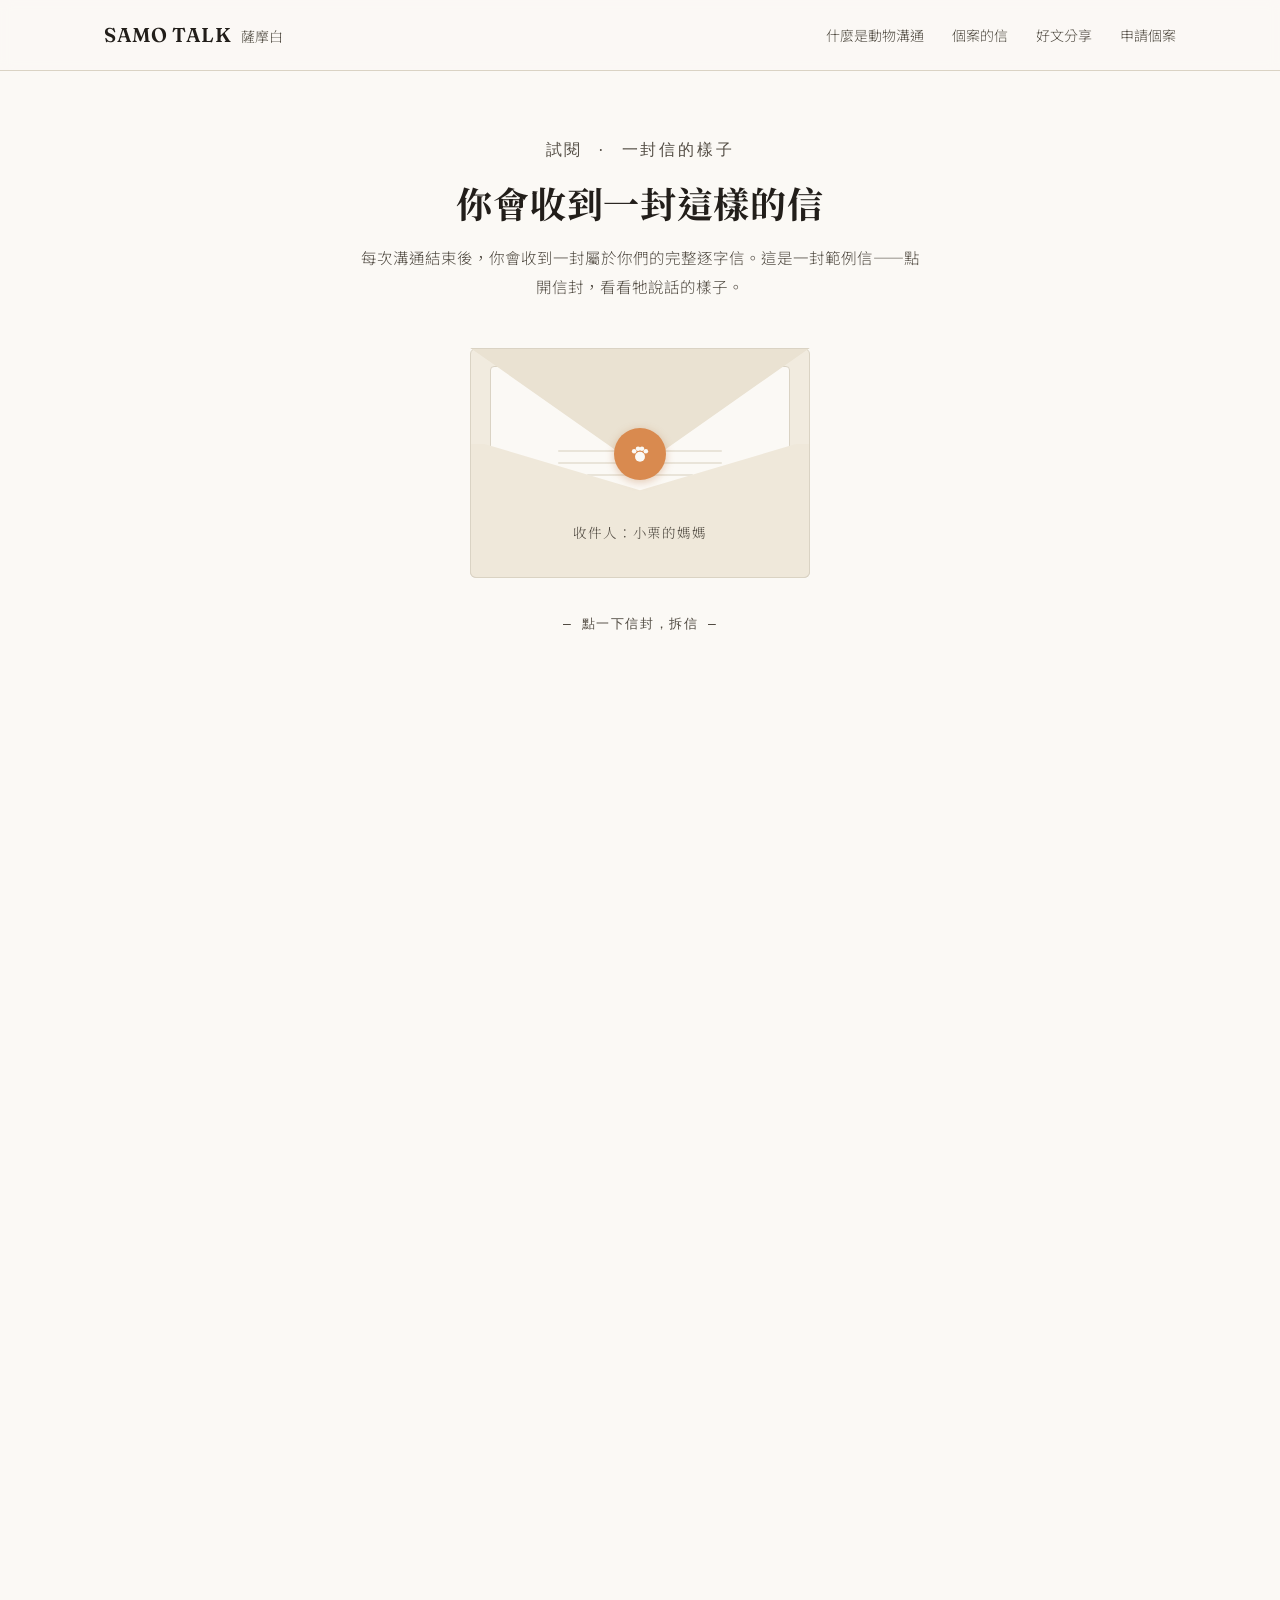
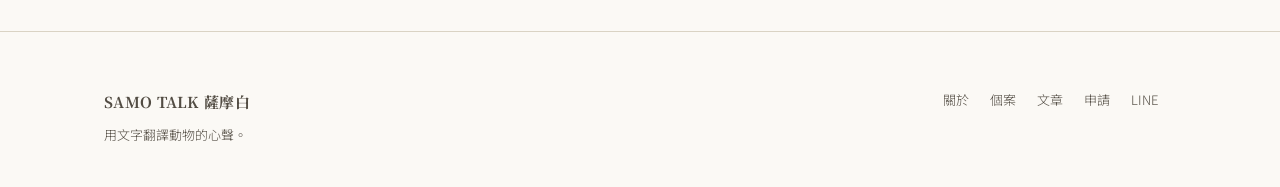
<file: letter-sample.html>
<!DOCTYPE html>
<html lang="zh-Hant">
<head>
<meta charset="UTF-8">
<meta name="viewport" content="width=device-width, initial-scale=1.0">
<title>試閱一封信｜SAMO TALK 薩摩白</title>
<meta name="description" content="申請動物溝通個案後，你會收到一封什麼樣的信？點開這個信封，試閱一封完整的範例信——從牠看見你的那一刻，到牠最後想說的話。">
<link rel="canonical" href="https://samotalk.com/letter-sample">
<meta property="og:title" content="試閱一封信｜SAMO TALK 薩摩白">
<meta property="og:description" content="點開信封，看看你會收到一封什麼樣的信。">
<meta property="og:type" content="website">
<meta name="twitter:card" content="summary_large_image">
<link rel="icon" type="image/png" sizes="32x32" href="/images/branding/favicon-32.png">
<link rel="icon" type="image/png" sizes="16x16" href="/images/branding/favicon-16.png">
<link rel="apple-touch-icon" href="/images/branding/apple-touch-icon.png">
<meta property="og:image" content="https://samotalk.com/images/branding/og-image.jpg">
<meta name="twitter:image" content="https://samotalk.com/images/branding/og-image.jpg">
<link rel="preconnect" href="https://fonts.googleapis.com">
<link rel="preconnect" href="https://fonts.gstatic.com" crossorigin>
<link href="https://fonts.googleapis.com/css2?family=Fraunces:ital,opsz,wght@0,9..144,400;0,9..144,600&family=Noto+Serif+TC:wght@400;600;700&family=Noto+Sans+TC:wght@300;400;500&family=IBM+Plex+Mono:wght@400;500&display=swap" rel="stylesheet">
<link rel="stylesheet" href="css/style.css">
<style>
/* ===== 試閱信頁 專用樣式（純CSS動畫，無外部函式庫，不影響載入速度） ===== */

/* --- 信封舞台 --- */
.stage{
  min-height:70vh; display:flex; flex-direction:column; align-items:center; justify-content:center;
  padding:64px 24px 80px; text-align:center;
}
.stage .hint{
  font-family:'IBM Plex Mono',monospace; font-size:13px; letter-spacing:.12em;
  color:var(--ink-soft); margin:34px 0 0; transition:opacity .4s ease;
}
.stage.opened .hint{opacity:0;}

/* --- 信封本體 --- */
.envelope{
  position:relative; width:min(340px, 82vw); aspect-ratio:340/230;
  cursor:pointer; -webkit-tap-highlight-color:transparent;
  transition:transform .5s cubic-bezier(.2,.8,.3,1);
}
.envelope:hover{transform:translateY(-6px);}
.stage.opened .envelope{transform:translateY(30px) scale(.92); cursor:default;}

.env-back{
  position:absolute; inset:0; background:#F1EBDF; border:1.5px solid var(--line);
  border-radius:6px;
}
/* 信紙(縮圖) 從信封裡抽出來 */
.env-letter{
  position:absolute; left:6%; right:6%; top:8%; height:84%;
  background:var(--paper); border:1px solid var(--line); border-radius:4px;
  display:flex; flex-direction:column; align-items:center; justify-content:center; gap:10px;
  transform:translateY(0); transition:transform .8s cubic-bezier(.2,.8,.3,1) .35s;
  z-index:2;
}
.env-letter .mini-line{width:55%; height:2px; background:var(--mist); border-radius:2px;}
.env-letter .mini-line.short{width:36%;}
.stage.opened .env-letter{transform:translateY(-58%);}

/* 信封正面(下半) */
.env-front{
  position:absolute; inset:0; z-index:3; pointer-events:none;
  background:linear-gradient(180deg, transparent 42%, #EFE8DA 42%);
  border-radius:6px;
  border:1.5px solid var(--line); border-top:none;
  clip-path:polygon(0 40%, 50% 62%, 100% 40%, 100% 100%, 0 100%);
}
/* 封口蓋 */
.env-flap{
  position:absolute; left:0; right:0; top:0; height:52%;
  background:#EAE2D2; border:1.5px solid var(--line);
  clip-path:polygon(0 0, 100% 0, 50% 100%);
  transform-origin:top center; z-index:4;
  transition:transform .55s cubic-bezier(.4,0,.2,1);
}
.stage.opened .env-flap{transform:rotateX(180deg); z-index:1;}
/* 火漆章：肉球 */
.env-seal{
  position:absolute; left:50%; top:46%; transform:translate(-50%,-50%); z-index:5;
  width:52px; height:52px; border-radius:50%; background:var(--amber);
  display:flex; align-items:center; justify-content:center;
  box-shadow:0 2px 8px rgba(184,105,48,.35);
  transition:opacity .3s ease, transform .3s ease;
}
.stage.opened .env-seal{opacity:0; transform:translate(-50%,-50%) scale(.6);}
.env-seal svg{width:26px; height:26px; fill:#FBF9F5;}
/* 收件資訊 */
.env-address{
  position:absolute; left:0; right:0; bottom:14%; z-index:3; text-align:center;
  font-family:'Noto Serif TC',serif; color:var(--ink-soft); font-size:13.5px; letter-spacing:.06em;
}

/* --- 展開後的信件全文 --- */
.letter-full{
  max-width:660px; margin:0 auto; padding:0 24px 96px;
  opacity:0; transform:translateY(24px); visibility:hidden;
  transition:opacity .7s ease .55s, transform .7s ease .55s, visibility 0s linear 1.3s;
}
.letter-full.show{opacity:1; transform:none; visibility:visible; transition:opacity .7s ease .55s, transform .7s ease .55s;}

.paper-sheet{
  background:var(--paper); border:1px solid var(--line); border-radius:4px;
  padding:clamp(30px, 6vw, 58px);
  box-shadow:0 20px 50px rgba(34,30,26,.06);
}
.paper-sheet .stamp-row{
  display:flex; justify-content:space-between; align-items:center; margin-bottom:36px;
  font-family:'IBM Plex Mono',monospace; font-size:11.5px; letter-spacing:.1em; color:var(--ink-soft);
}
.paper-sheet .stamp-row .badge{
  border:1.5px solid var(--amber); color:var(--amber); padding:4px 12px; border-radius:3px;
  transform:rotate(-3deg);
}
.letter-sec{margin:0 0 8px;}
.letter-sec + .letter-sec{margin-top:34px;}
.letter-sec .sec-label{
  font-family:'IBM Plex Mono',monospace; font-size:11px; letter-spacing:.14em;
  color:var(--aurora-deep); margin:0 0 12px;
}
.letter-sec p{
  font-size:15.5px; line-height:2.05; color:var(--ink); margin:0 0 14px;
  font-family:'Noto Sans TC',sans-serif; font-weight:300;
}
.letter-sec p.speak{
  font-family:'Noto Serif TC',serif; font-weight:400;
}
.letter-sec .quote-line{
  font-family:'Fraunces','Noto Serif TC',serif; font-style:italic; color:var(--aurora-deep);
  font-size:16.5px; margin:18px 0; padding-left:16px; border-left:2px solid var(--amber); line-height:1.95;
}
.letter-divider{
  display:flex; align-items:center; gap:14px; margin:40px 0; color:var(--mist);
}
.letter-divider::before,.letter-divider::after{content:''; flex:1; height:1px; background:var(--line);}
.letter-divider svg{width:16px; height:16px; fill:var(--line); flex:none;}
.letter-sign{
  text-align:right; margin-top:44px; font-family:'Noto Serif TC',serif; color:var(--ink-soft); font-size:14.5px; line-height:2;
}
.sample-note{
  max-width:660px; margin:26px auto 0; font-size:13px; color:var(--ink-soft);
  text-align:center; line-height:1.9;
}
.letter-cta{text-align:center; margin-top:44px;}
.fold-btn{margin-top:26px; text-align:center;}
.fold-btn button{
  background:none; border:1px solid var(--line); border-radius:20px; padding:9px 22px;
  font-family:'IBM Plex Mono',monospace; font-size:12px; letter-spacing:.08em;
  color:var(--ink-soft); cursor:pointer;
}
.fold-btn button:hover{border-color:var(--ink); color:var(--ink);}

@media (prefers-reduced-motion: reduce){
  .envelope, .env-flap, .env-letter, .env-seal, .letter-full{transition:none !important;}
}
</style>
</head>
<body>

<header class="site">
  <div class="nav-inner">
    <a href="/" class="brand">
      <span class="mark">SAMO TALK</span>
      <span class="cn">薩摩白</span>
    </a>
    <nav class="links" id="navLinks">
      <a href="/#about">什麼是動物溝通</a>
      <a href="/cases">個案的信</a>
      <a href="/articles">好文分享</a>
      <a href="/#apply">申請個案</a>
    </nav>
    <button class="menu-toggle" id="menuToggle" type="button" aria-label="開啟選單" aria-expanded="false" aria-controls="navLinks" onclick="var n=document.getElementById('navLinks');var o=n.classList.toggle('open');this.classList.toggle('is-open',o);this.setAttribute('aria-expanded',o?'true':'false');">
      <span></span><span></span><span></span>
    </button>
  </div>
</header>

<main>

  <!-- 信封舞台 -->
  <section class="stage" id="stage">
    <div class="sec-head" style="margin:0 0 46px; text-align:center; max-width:560px;">
      <p class="eyebrow" style="justify-content:center;">試閱 · 一封信的樣子</p>
      <h2 style="margin-bottom:14px;">你會收到一封這樣的信</h2>
      <p>每次溝通結束後，你會收到一封屬於你們的完整逐字信。這是一封範例信——點開信封，看看牠說話的樣子。</p>
    </div>

    <div class="envelope" id="envelope" role="button" tabindex="0" aria-label="點擊開啟範例信件" aria-expanded="false">
      <div class="env-back"></div>
      <div class="env-letter" aria-hidden="true">
        <div class="mini-line"></div>
        <div class="mini-line"></div>
        <div class="mini-line short"></div>
      </div>
      <div class="env-front"></div>
      <div class="env-flap"></div>
      <div class="env-seal" aria-hidden="true">
        <svg viewBox="0 0 24 24"><circle cx="12" cy="14.5" r="4.6"/><circle cx="6.6" cy="9.5" r="2.1"/><circle cx="10.2" cy="7.2" r="2.1"/><circle cx="13.8" cy="7.2" r="2.1"/><circle cx="17.4" cy="9.5" r="2.1"/></svg>
      </div>
      <div class="env-address">收件人：小栗的媽媽</div>
    </div>

    <p class="hint" id="hint">— 點一下信封，拆信 —</p>
  </section>

  <!-- 信件全文 -->
  <section class="letter-full" id="letterFull" aria-hidden="true">
    <div class="paper-sheet">

      <div class="stamp-row">
        <span>SAMO TALK 薩摩白 · 動物溝通逐字信</span>
        <span class="badge">範例信</span>
      </div>

      <!-- 1 開場：牠看見你來了 -->
      <div class="letter-sec">
        <p class="sec-label">01 · 連上線的那一刻</p>
        <p>連線上小栗的時候，牠正趴在一個高高的地方——像是櫃子上面，尾巴慢慢地左右擺。牠沒有立刻過來，先瞇著眼看了一下，確認是誰之後，才慢吞吞地起身，伸了一個很長的懶腰。</p>
        <p class="speak">「找我嗎？等一下，我先伸完這個懶腰。」</p>
      </div>

      <!-- 2 牠的近況 -->
      <div class="letter-sec">
        <p class="sec-label">02 · 牠最近過得怎麼樣</p>
        <p>問牠最近好不好，牠給的第一個畫面不是回答，是窗邊的一塊地板——下午的太陽會曬到那裡，牠說那是牠現在最喜歡的位置，暖暖的，聽得到外面的鳥，但鳥抓不到也沒關係，看著就很滿足。</p>
        <p class="speak">「我過得不錯啊，除了你們最近好像比較忙，回家的時間變得怪怪的。」</p>
      </div>

      <!-- 3 回答問題一 -->
      <div class="letter-sec">
        <p class="sec-label">03 · 你問：為什麼最近半夜一直叫？</p>
        <p>問到這題的時候，牠先愣了一下，然後給了一個畫面：黑黑的客廳，牠站在房間門口。牠說不是餓，也不是想玩——是你們睡著之後，家裡變得「太安靜了」，牠巡邏完一圈，想確認你們還在，叫一叫，聽到有人翻身或哼一聲，牠就安心了。</p>
        <p class="quote-line">「我只是想知道你們還在。你們回應我一聲，我就會去睡了，真的。」</p>
        <p>這裡想補充一件事：牠對「你們最近回家時間變得不固定」是有感覺的，半夜的呼叫，多少也和白天沒對到時間的相處有關。</p>
      </div>

      <!-- 4 回答問題二 -->
      <div class="letter-sec">
        <p class="sec-label">04 · 你問：牠喜歡新買的貓窩嗎？</p>
        <p>這題牠回答得非常直接，完全沒有猶豫。</p>
        <p class="speak">「那個新的喔……形狀是可以，但味道太新了，我還在等它變成我的味道。你先不要一直把它洗掉。」</p>
        <p>所以牠不是不喜歡，是還在「入味」的過程——如果可以，先讓牠自己慢慢磨蹭，暫時不用急著清洗，通常一兩週牠就會開始窩進去了。</p>
      </div>

      <!-- 5 只有牠知道的小事 -->
      <div class="letter-sec">
        <p class="sec-label">05 · 一些只有牠會知道的小事</p>
        <p>溝通的過程中，牠順口提到幾個畫面，給你對照看看——</p>
        <p>牠說家裡有一個「會發出怪聲音的白色的東西」，牠每次經過都要繞遠一點；牠還說你最近常穿一件「灰灰的、軟軟的」衣服，牠很喜歡在上面踩，因為那件的觸感特別好踩。</p>
      </div>

      <div class="letter-divider" aria-hidden="true">
        <svg viewBox="0 0 24 24"><circle cx="12" cy="14.5" r="4.6"/><circle cx="6.6" cy="9.5" r="2.1"/><circle cx="10.2" cy="7.2" r="2.1"/><circle cx="13.8" cy="7.2" r="2.1"/><circle cx="17.4" cy="9.5" r="2.1"/></svg>
      </div>

      <!-- 6 牠想對你說的話 -->
      <div class="letter-sec">
        <p class="sec-label">06 · 結束前，牠想對你說的話</p>
        <p>溝通要結束的時候，照慣例問牠：還有沒有什麼話，是想趁這個機會說的？牠安靜了幾秒，然後說——</p>
        <p class="quote-line">「跟她說，不用因為忙就覺得對不起我。我分得出來『沒空』和『不要我』的差別，她是前面那一種，我知道。」</p>
      </div>

      <!-- 7 溝通師後記 -->
      <div class="letter-sec">
        <p class="sec-label">07 · 薩摩白的後記</p>
        <p>小栗是一個界線清楚、也很有安全感的孩子。牠的半夜呼叫不是行為問題，比較像一種「點名」——只要你們固定給牠一個回應的方式（哪怕只是出個聲），這件事大概率會自己緩下來。新貓窩的部分就照牠說的，先讓牠慢慢入味。</p>
      </div>

      <!-- 8 開放式結尾 -->
      <div class="letter-sec">
        <p class="sec-label">08 · 這封信先寫到這裡</p>
        <p>有些話牠說得比較快，我照著記下來了；也有些畫面，可能要等你回頭對照生活，才會突然「啊」地一聲對上。如果讀完之後，有想再追問牠的事，隨時可以回來找我。</p>
      </div>

      <p class="letter-sign">
        替小栗執筆<br>
        SAMO TALK 薩摩白
      </p>
    </div>

    <p class="sample-note">＊ 這是一封示範用的範例信，「小栗」為虛構角色。實際信件會依照你的問題與牠的回應逐字撰寫，每一封都不一樣。</p>

    <div class="letter-cta">
      <a href="/#apply" class="btn primary">我也想收到牠的信</a>
    </div>

    <div class="fold-btn">
      <button type="button" onclick="foldLetter()">把信收回信封 ↑</button>
    </div>
  </section>

</main>

<footer>
  <div class="wrap footer-inner">
    <div>
      <p class="serif" style="margin:0 0 6px; font-size:15px;">SAMO TALK 薩摩白</p>
      <p style="margin:0;">用文字翻譯動物的心聲。</p>
    </div>
    <div>
      <a href="/#about">關於</a>
      <a href="/cases">個案</a>
      <a href="/articles">文章</a>
      <a href="/#apply">申請</a>
      <a href="https://line.me/R/ti/p/@103qjjuy" target="_blank" rel="noopener">LINE</a>
    </div>
  </div>
</footer>

<script>
(function(){
  var stage = document.getElementById('stage');
  var env = document.getElementById('envelope');
  var full = document.getElementById('letterFull');

  function openLetter(){
    if(stage.classList.contains('opened')) return;
    stage.classList.add('opened');
    env.setAttribute('aria-expanded','true');
    full.classList.add('show');
    full.setAttribute('aria-hidden','false');
    setTimeout(function(){
      full.scrollIntoView({behavior:'smooth', block:'start'});
    }, 650);
  }

  env.addEventListener('click', openLetter);
  env.addEventListener('keydown', function(e){
    if(e.key === 'Enter' || e.key === ' '){ e.preventDefault(); openLetter(); }
  });

  window.foldLetter = function(){
    stage.classList.remove('opened');
    env.setAttribute('aria-expanded','false');
    full.classList.remove('show');
    full.setAttribute('aria-hidden','true');
    stage.scrollIntoView({behavior:'smooth', block:'start'});
  };
})();
</script>

</body>
</html>
</file>
<file: css/style.css>
:root{
  --paper:#FBF9F5;
  --paper-2:#F4F0E8;
  --mist:#E9E4D9;
  --ink:#221E1A;
  --ink-soft:#524C43;
  --aurora:#9FBECE;
  --aurora-deep:#6C93A6;
  --amber:#D98A4F;
  --lilac:#C9BFD1;
  --line:#DAD3C4;
  --radius:2px;
  --measure:62ch;
}
*{box-sizing:border-box;}
html{scroll-behavior:smooth;}
@media (prefers-reduced-motion: reduce){
  html{scroll-behavior:auto;}
  *{animation-duration:0.001ms !important; animation-iteration-count:1 !important; transition-duration:0.001ms !important;}
}
body{
  margin:0;
  background:var(--paper);
  color:var(--ink);
  font-family:'Noto Sans TC','Noto Serif TC',serif;
  font-weight:300;
  line-height:1.9;
  -webkit-font-smoothing:antialiased;
}
h1,h2,h3,.serif{font-family:'Noto Serif TC', serif; font-weight:700; letter-spacing:.02em;}
.display{font-family:'Fraunces', 'Noto Serif TC', serif;}
.mono{font-family:'IBM Plex Mono', monospace; letter-spacing:.06em;}
a{color:inherit;}
img,svg{display:block;max-width:100%;}
:focus-visible{outline:2px solid var(--aurora-deep); outline-offset:3px;}

.wrap{max-width:1120px; margin:0 auto; padding:0 24px;}
.measure{max-width:var(--measure);}

/* ---------- NAV ---------- */
header.site{
  position:sticky; top:0; z-index:40;
  background:rgba(251,249,245,.86);
  backdrop-filter:blur(6px);
  border-bottom:1px solid var(--line);
}
.nav-inner{
  max-width:1120px; margin:0 auto; padding:16px 24px;
  display:flex; align-items:center; justify-content:space-between;
  position:relative;
}
.brand{
  display:flex; align-items:baseline; gap:10px;
  text-decoration:none; color:var(--ink);
}
.brand .mark{font-family:'Fraunces', serif; font-weight:600; font-size:20px; letter-spacing:.03em;}
.brand .cn{font-family:'Noto Serif TC', serif; font-size:14px; color:var(--ink-soft);}
nav.links{display:flex; gap:28px; font-size:14px;}
nav.links a{text-decoration:none; color:var(--ink-soft); position:relative; padding:4px 0;}
nav.links a:hover, nav.links a.active{color:var(--ink);}
nav.links a::after{
  content:''; position:absolute; left:0; right:0; bottom:0; height:1px;
  background:var(--amber); transform:scaleX(0); transform-origin:left;
  transition:transform .25s ease;
}
nav.links a:hover::after, nav.links a.active::after{transform:scaleX(1);}

.menu-toggle{
  display:none; flex-direction:column; justify-content:center; gap:5px;
  width:38px; height:38px; border:1px solid var(--line); border-radius:50%;
  background:var(--paper); cursor:pointer; flex:none; padding:0; align-items:center;
}
.menu-toggle span{width:16px; height:1.5px; background:var(--ink); transition:transform .2s ease, opacity .2s ease;}
.menu-toggle.is-open span:nth-child(1){transform:translateY(6.5px) rotate(45deg);}
.menu-toggle.is-open span:nth-child(2){opacity:0;}
.menu-toggle.is-open span:nth-child(3){transform:translateY(-6.5px) rotate(-45deg);}

@media (max-width:760px){
  .menu-toggle{display:flex;}
  nav.links{
    display:none; position:absolute; top:100%; left:0; right:0;
    flex-direction:column; gap:0; background:var(--paper);
    border-bottom:1px solid var(--line); box-shadow:0 16px 28px rgba(34,30,26,.08);
    padding:6px 24px 14px;
  }
  nav.links.open{display:flex;}
  nav.links a{padding:14px 2px; border-bottom:1px solid var(--line); font-size:15.5px;}
  nav.links a:last-child{border-bottom:0;}
  nav.links a::after{display:none;}
}

/* ---------- BREADCRUMB ---------- */
.crumb{padding:22px 0 0; font-family:'IBM Plex Mono',monospace; font-size:12px; color:var(--ink-soft);}
.crumb a{text-decoration:none; border-bottom:1px solid var(--line);}
.crumb a:hover{border-color:var(--ink);}
.crumb span{margin:0 8px; color:var(--mist);}

/* ---------- HERO ---------- */
.hero{padding:100px 0 80px; position:relative; overflow:hidden;}
.hero-grid{display:grid; grid-template-columns:1.1fr .9fr; gap:56px; align-items:center;}
@media (max-width:860px){ .hero-grid{grid-template-columns:1fr;} }
.eyebrow{
  font-family:'IBM Plex Mono',monospace; font-size:12px; letter-spacing:.18em;
  color:var(--aurora-deep); text-transform:uppercase; margin:0 0 18px;
  display:flex; align-items:center; gap:10px;
}
.eyebrow .dot{width:6px;height:6px;border-radius:50%;background:var(--amber); display:inline-block; animation:breathe 3.2s ease-in-out infinite;}
@keyframes breathe{0%,100%{opacity:.35; transform:scale(.85);} 50%{opacity:1; transform:scale(1.15);}}
h1.hero-title{
  font-size:clamp(30px,5vw,58px); line-height:1.28; margin:0 0 26px; color:var(--ink);
}
h1.hero-title em{
  font-style:normal; font-family:'Fraunces', serif; color:var(--aurora-deep);
}
.hero p.lead{font-size:17px; color:var(--ink-soft); max-width:52ch; margin:0 0 36px;}
.cta-row{display:flex; gap:16px; flex-wrap:wrap;}
.btn{
  display:inline-flex; align-items:center; gap:8px;
  padding:14px 26px; border-radius:var(--radius);
  font-size:14px; letter-spacing:.03em; text-decoration:none;
  border:1px solid var(--ink); transition:all .25s ease; cursor:pointer;
  font-family:inherit; background:transparent;
}
.btn.primary{background:var(--ink); color:var(--paper);}
.btn.primary:hover{background:var(--amber); border-color:var(--amber); color:var(--ink);}
.btn.ghost{background:transparent; color:var(--ink); border-color:var(--line);}
.btn.ghost:hover{border-color:var(--ink);}
.btn.small{padding:11px 22px; font-size:13px;}

/* hero visual */
.hero-visual{position:relative; aspect-ratio:1/1; }
.hero-visual svg{width:100%; height:100%;}
.snowdot{animation:drift 6s ease-in-out infinite;}
@keyframes drift{0%,100%{transform:translateY(0);} 50%{transform:translateY(-6px);}}

/* ---------- SECTION shared ---------- */
section{padding:96px 0;}
section.tight{padding:64px 0;}
section.alt{background:var(--paper-2); border-top:1px solid var(--line); border-bottom:1px solid var(--line);}
.sec-head{max-width:640px; margin:0 0 52px;}
.sec-head .eyebrow{margin-bottom:14px;}
.sec-head h2{font-size:clamp(26px,3.4vw,36px); margin:0 0 16px; line-height:1.4;}
.sec-head p{color:var(--ink-soft); font-size:15.5px; margin:0;}

/* ---------- WHAT IS / VOICE ---------- */
.split{display:grid; grid-template-columns:1fr 1fr; gap:64px;}
@media (max-width:860px){.split{grid-template-columns:1fr; gap:40px;}}
.voice-card{
  background:var(--paper); border:1px solid var(--line); border-radius:var(--radius);
  padding:32px 30px; position:relative;
}
.voice-card::before{
  content:'"'; font-family:'Fraunces',serif; font-size:64px; color:var(--mist);
  position:absolute; top:6px; left:20px; line-height:1;
}
.voice-card p{position:relative; font-size:16px; line-height:1.95; color:var(--ink); margin:0 0 14px;}
.voice-card .who{font-family:'IBM Plex Mono',monospace; font-size:12px; color:var(--ink-soft); letter-spacing:.04em;}

details.faq{border-bottom:1px solid var(--line); padding:18px 0;}
details.faq summary{
  cursor:pointer; list-style:none; display:flex; justify-content:space-between; align-items:center;
  font-family:'Noto Serif TC',serif; font-weight:600; font-size:16px; color:var(--ink);
}
details.faq summary::-webkit-details-marker{display:none;}
details.faq summary::after{
  content:'+'; font-family:'Fraunces',serif; font-size:22px; color:var(--aurora-deep);
  transition:transform .25s ease; margin-left:16px;
}
details.faq[open] summary::after{transform:rotate(45deg);}
details.faq p{color:var(--ink-soft); font-size:14.5px; margin:14px 0 4px; max-width:56ch;}

/* ---------- QUOTE MACHINE ---------- */
.quote-machine{
  border:1px solid var(--line); border-radius:var(--radius); background:var(--paper);
  padding:44px 36px; text-align:center; max-width:720px; margin:0 auto;
}
#quote-text{
  font-family:'Noto Serif TC',serif; font-size:clamp(18px,2.6vw,24px); line-height:1.8;
  min-height:96px; display:flex; align-items:center; justify-content:center; margin:0 0 22px;
  color:var(--ink); transition:opacity .35s ease;
}
#quote-source{font-family:'IBM Plex Mono',monospace; font-size:12px; color:var(--ink-soft); letter-spacing:.05em; margin-bottom:26px;}

/* ---------- CASES ---------- */
.filter-row{display:flex; gap:10px; flex-wrap:wrap; margin:0 0 40px;}
.filter-btn{
  border:1px solid var(--line); background:var(--paper); border-radius:20px;
  padding:8px 18px; font-size:13px; cursor:pointer; color:var(--ink-soft);
  font-family:'IBM Plex Mono',monospace; letter-spacing:.03em; transition:all .2s ease;
}
.filter-btn:hover{border-color:var(--aurora-deep); color:var(--ink);}
.filter-btn.active{background:var(--ink); border-color:var(--ink); color:var(--paper);}

.case-list{display:flex; flex-direction:column; gap:2px; background:var(--line);}
.case{background:var(--paper); padding:34px 30px; transition:opacity .2s ease;}
.case.hidden{display:none;}
.case summary, .case .case-row{list-style:none; display:flex; gap:16px; align-items:center; cursor:pointer;}
.case summary::-webkit-details-marker{display:none;}
.case.placeholder{cursor:default;}
.case.placeholder .case-row{cursor:default; align-items:center;}
.case.placeholder .case-photo{box-shadow:0 0 0 1px var(--line), 0 0 0 3px var(--paper); opacity:.7;}
.case.placeholder .strip .frame{border-style:dashed; background:transparent;}
.case.placeholder .strip .frame svg{opacity:.25;}
.case-tag.pending{color:var(--ink-soft) !important;}
.case.placeholder .case-name{color:var(--ink-soft); font-weight:600;}
.case.placeholder .case-teaser{font-style:italic;}
.case-photo{
  width:44px; height:44px; flex:none; border-radius:50%; overflow:hidden;
  box-shadow:0 0 0 1px var(--line), 0 0 0 3px var(--paper); background:var(--paper-2);
}
.case-photo img{width:100%; height:100%; object-fit:cover; display:block;}
.case-photo.photo-fallback{display:flex; align-items:center; justify-content:center;}
.case-photo.photo-fallback::after{content:'🐾'; font-size:16px; opacity:.32; filter:grayscale(1);}
.strip{display:grid; grid-template-columns:repeat(4,1fr); gap:6px; width:132px; flex:none;}

/* 手機版排版調整（螢幕寬度小於 768px 時生效） */
@media (max-width: 768px) {
  .case-photo{width:36px; height:36px;}
  .case-photo.photo-fallback::after{font-size:13px;}

  /* 1. 將 summary／case-row 改為 Grid 網格佈局（限定在個案卡片內，不影響 FAQ 的 summary） */
  .case summary,
  .case .case-row{
    display: grid;
    grid-template-columns: auto 1fr; /* 左邊依圖片寬度，右邊填滿剩餘空間 */
    grid-template-areas:
      "photo strip"
      "meta  meta"
      "toggle toggle";
    row-gap: 12px;
    column-gap: 12px;
    align-items: center;
    cursor: pointer;
  }
  .case.placeholder .case-row{ cursor: default; }

  /* 2. 圖片放到左上方 */
  .case-photo{
    grid-area: photo;
  }

  /* 3. 4 個 Icon 圖示放到右上方並靠右對齊 */
  .strip{
    grid-area: strip;
    justify-self: end;
    width: 148px;
    max-width: 60%;
  }

  /* 4. 文字區塊（標籤、Title、Summary）佔據下方一整列 */
  .case-meta{
    grid-area: meta;
    width: 100%;
    display: flex;
    flex-direction: column;
    gap: 6px; /* 控制標籤、標題、簡介之間的間距 */
  }

  /* 5. 展開／收起 按鈕獨立一列，靠右對齊 */
  .case-toggle{
    grid-area: toggle;
    margin-left: 0 !important;
    text-align: right;
  }

  /* 防止文字被擠壓或溢出 */
  .case-name,
  .case-teaser{
    width: 100%;
    word-break: break-word; /* 允許適當換行 */
  }

  .case{padding:26px 20px;}
  .case-name{font-size:18.5px; line-height:1.5;}
  .case-teaser{font-size:14px; line-height:1.75;}
  .case-body .letter{font-size:15px;}
}
.frame{
  aspect-ratio:1/1; border:1px solid var(--line); border-radius:var(--radius);
  display:flex; align-items:center; justify-content:center; background:var(--paper-2);
}
.frame svg{width:58%; height:58%; stroke:var(--aurora-deep); fill:none; stroke-width:1.4;}
.case-meta{flex:1; min-width:0;}
.case-tag{font-family:'IBM Plex Mono',monospace; font-size:11.5px; color:var(--amber); letter-spacing:.08em; margin:0 0 6px;}
.case-name{font-family:'Noto Serif TC',serif; font-weight:700; font-size:21px; margin:0 0 8px;}
.case-teaser{color:var(--ink-soft); font-size:14.5px; margin:0;}
.case-toggle{font-family:'IBM Plex Mono',monospace; font-size:11px; color:var(--ink-soft); flex:none; margin-left:auto; align-self:center; white-space:nowrap;}
.case[open] .case-toggle::before{content:'收起 −';}
.case:not([open]) .case-toggle::before{content:'展開個案 +';}
.case-body{margin-top:26px; padding-top:26px; border-top:1px dashed var(--line);}
.case-body .letter{font-size:15.5px; color:var(--ink); max-width:64ch;}
.case-body .letter p{margin:0 0 16px;}
.case-body .quote-line{
  font-family:'Fraunces',serif; font-style:italic; color:var(--aurora-deep);
  font-size:17px; margin:20px 0; padding-left:18px; border-left:2px solid var(--amber);
}

/* ---------- QUIZ ---------- */
.quiz-box{
  border:1px solid var(--line); background:var(--paper); padding:40px 34px; border-radius:var(--radius);
  max-width:640px; margin:0 auto;
}
.q-step{display:none;}
.q-step.active{display:block;}
.q-title{font-family:'Noto Serif TC',serif; font-weight:700; font-size:18px; margin:0 0 22px;}
.q-opts{display:flex; flex-direction:column; gap:10px;}
.q-opt{
  display:block; border:1px solid var(--line); border-radius:var(--radius);
  padding:14px 18px; cursor:pointer; font-size:14.5px; transition:all .2s ease; background:var(--paper);
}
.q-opt:hover{border-color:var(--aurora-deep); background:var(--paper-2);}
.q-progress{display:flex; gap:6px; margin-bottom:28px;}
.q-progress span{height:3px; flex:1; background:var(--mist); border-radius:2px; overflow:hidden;}
.q-progress span i{display:block; height:100%; width:0%; background:var(--amber); transition:width .3s ease;}
.q-result{display:none; text-align:center;}
.q-result.active{display:block;}
.q-result h3{font-size:22px; margin:6px 0 14px;}
.q-result p{color:var(--ink-soft); font-size:14.5px; max-width:48ch; margin:0 auto 26px;}
.q-result .tag{font-family:'IBM Plex Mono',monospace; font-size:12px; color:var(--amber); letter-spacing:.1em;}

/* ---------- ARTICLES (listing) ---------- */
.article-grid{display:grid; grid-template-columns:repeat(3,1fr); gap:1px; background:var(--line);}
@media (max-width:800px){.article-grid{grid-template-columns:1fr;}}
.article-card{background:var(--paper); padding:30px 26px; display:flex; flex-direction:column; gap:14px; text-decoration:none; color:inherit;}
.article-card .cat{font-family:'IBM Plex Mono',monospace; font-size:11px; color:var(--aurora-deep); letter-spacing:.08em;}
.article-card h3{font-size:17px; margin:0; font-family:'Noto Serif TC',serif; line-height:1.6;}
.article-card p{font-size:13.5px; color:var(--ink-soft); margin:0; flex:1;}
.article-card .read{font-size:13px; color:var(--ink); text-decoration:none; border-bottom:1px solid var(--amber); align-self:flex-start;}

/* ---------- ARTICLE (detail / long-form reading) ---------- */
.article-hero{padding:64px 0 40px;}
.article-hero .cat{font-family:'IBM Plex Mono',monospace; font-size:12px; color:var(--amber); letter-spacing:.1em; margin:0 0 16px;}
.article-hero h1{font-size:clamp(28px,4.4vw,44px); line-height:1.4; margin:0 0 22px; max-width:18ch;}
.article-hero .meta{font-family:'IBM Plex Mono',monospace; font-size:12px; color:var(--ink-soft);}
.article-body{max-width:var(--measure); margin:0 auto; font-size:16.5px; color:var(--ink);}
.article-body p{margin:0 0 24px;}
.article-body h2{font-size:22px; margin:52px 0 18px; line-height:1.5;}
.article-body h2 .num{font-family:'Fraunces',serif; color:var(--mist); font-size:16px; margin-right:10px;}
.article-body .pull{
  font-family:'Fraunces',serif; font-style:italic; font-size:21px; color:var(--aurora-deep);
  border-left:2px solid var(--amber); padding-left:20px; margin:36px 0;
}
.article-body ul{padding-left:20px; margin:0 0 24px;}
.article-body li{margin-bottom:10px;}
.article-body .case-nod{
  background:var(--paper-2); border:1px solid var(--line); border-radius:var(--radius);
  padding:22px 24px; margin:32px 0; font-size:14.5px; color:var(--ink-soft);
}
.article-body .case-nod strong{color:var(--ink); font-family:'Noto Serif TC',serif;}
.article-cta{
  max-width:var(--measure); margin:64px auto 0; padding:34px 30px;
  border:1px solid var(--line); border-radius:var(--radius); text-align:center; background:var(--paper-2);
}
.article-cta p{margin:0 0 20px; color:var(--ink-soft); font-size:14.5px;}
.article-nav{max-width:var(--measure); margin:56px auto 0; display:flex; justify-content:space-between; font-size:13px; padding-top:24px; border-top:1px solid var(--line);}
.article-nav a{text-decoration:none; color:var(--ink-soft);}
.article-nav a:hover{color:var(--ink);}

/* ---------- APPLY ---------- */
.steps{display:grid; grid-template-columns:repeat(4,1fr); gap:26px; margin:0 0 56px;}
@media (max-width:860px){.steps{grid-template-columns:repeat(2,1fr);}}
@media (max-width:520px){.steps{grid-template-columns:1fr;}}
.step{border-top:2px solid var(--amber); padding-top:16px;}
.step .n{font-family:'Fraunces',serif; font-size:26px; color:var(--mist); display:block; margin-bottom:8px;}
.step h4{margin:0 0 8px; font-size:15px; font-family:'Noto Serif TC',serif;}
.step p{margin:0; font-size:13.5px; color:var(--ink-soft);}

.apply-panel{
  background:var(--ink); color:var(--paper); border-radius:var(--radius);
  padding:52px 44px; display:grid; grid-template-columns:1.1fr .9fr; gap:40px; align-items:center;
}
@media (max-width:800px){.apply-panel{grid-template-columns:1fr; padding:36px 26px;}}
.apply-panel h3{font-size:26px; margin:0 0 14px; color:var(--paper);}
.apply-panel p{color:#C9C4BA; font-size:14.5px; margin:0 0 28px; max-width:46ch;}
.apply-panel .btn.primary{background:var(--amber); border-color:var(--amber); color:var(--ink);}
.apply-panel .btn.primary:hover{background:var(--paper); border-color:var(--paper);}
.apply-note{font-family:'IBM Plex Mono',monospace; font-size:12px; color:#8B857A; margin-top:18px;}

/* ---------- FOOTER ---------- */
footer{padding:56px 0 40px; border-top:1px solid var(--line);}
.footer-inner{display:flex; justify-content:space-between; flex-wrap:wrap; gap:24px; font-size:13px; color:var(--ink-soft);}
.footer-inner a{text-decoration:none; margin-right:18px;}
.footer-inner a:hover{color:var(--ink);}

/* ── 個案信件：三種聲音 ───────────────────────────── */

/* 圖例 */
.letter .voice-key{
  display:flex; flex-wrap:wrap; gap:.4rem 1.4rem;
  list-style:none; margin:0 0 1.6rem; padding:.7rem 0;
  border-top:1px solid rgba(34,30,26,.10);
  border-bottom:1px solid rgba(34,30,26,.10);
  font-size:.76rem; letter-spacing:.06em; color:rgba(34,30,26,.55);
}
.letter .voice-key li{ display:flex; align-items:center; gap:.45rem; }
.letter .voice-key .dot{ width:9px; height:9px; border-radius:50%; flex:none; }
.letter .voice-key .dot-pet{ background:#6C93A6; }
.letter .voice-key .dot-caregiver{ background:#D98A4F; }
.letter .voice-key .dot-communicator{ background:rgba(34,30,26,.45); }

/* 共用 */
.letter .voice{ margin:1.7rem 0; }
.letter .voice p{ margin:.55rem 0 0; }
.letter .voice p:first-of-type{ margin-top:0; }
.letter .voice-label{
  display:block; margin-bottom:.5rem;
  font-size:.72rem; letter-spacing:.14em;
}

/* ① 毛孩說的話 */
.letter .voice-pet{
  padding:1.05rem 1.3rem;
  background:rgba(108,147,166,.08);
  border-left:3px solid #6C93A6;
  border-radius:0 4px 4px 0;
}
.letter .voice-pet .voice-label{ color:#6C93A6; }
.letter .voice-pet p{
  font-family:"Noto Serif TC",Georgia,serif;
  font-size:1.06rem; line-height:1.95; color:#221E1A;
}

/* ② 照護者說的話 */
.letter .voice-caregiver{
  margin-left:clamp(0px,4vw,2.6rem);
  padding:1.05rem 1.3rem;
  background:rgba(217,138,79,.09);
  border:1px solid rgba(217,138,79,.30);
  border-radius:16px 16px 16px 5px;
}
.letter .voice-caregiver .voice-label{ color:#C77A3E; }
.letter .voice-caregiver p{ line-height:1.85; color:rgba(34,30,26,.88); }

/* ③ 溝通師說的話 */
.letter .voice-communicator{
  margin-right:clamp(0px,4vw,2.6rem);
  padding:1.05rem 0;
  border-top:1px solid rgba(34,30,26,.22);
  border-bottom:1px solid rgba(34,30,26,.22);
}
.letter .voice-communicator .voice-label{ color:rgba(34,30,26,.45); }
.letter .voice-communicator p{
  line-height:1.85; color:rgba(34,30,26,.78);
}
.letter .voice-communicator .voice-note{
  font-size:.85rem; color:rgba(34,30,26,.50);
}

@media (max-width:600px){
  .letter .voice-caregiver,
  .letter .voice-communicator{ margin-left:0; margin-right:0; }
  .letter .voice-pet p{ font-size:1rem; }
}
</file>
